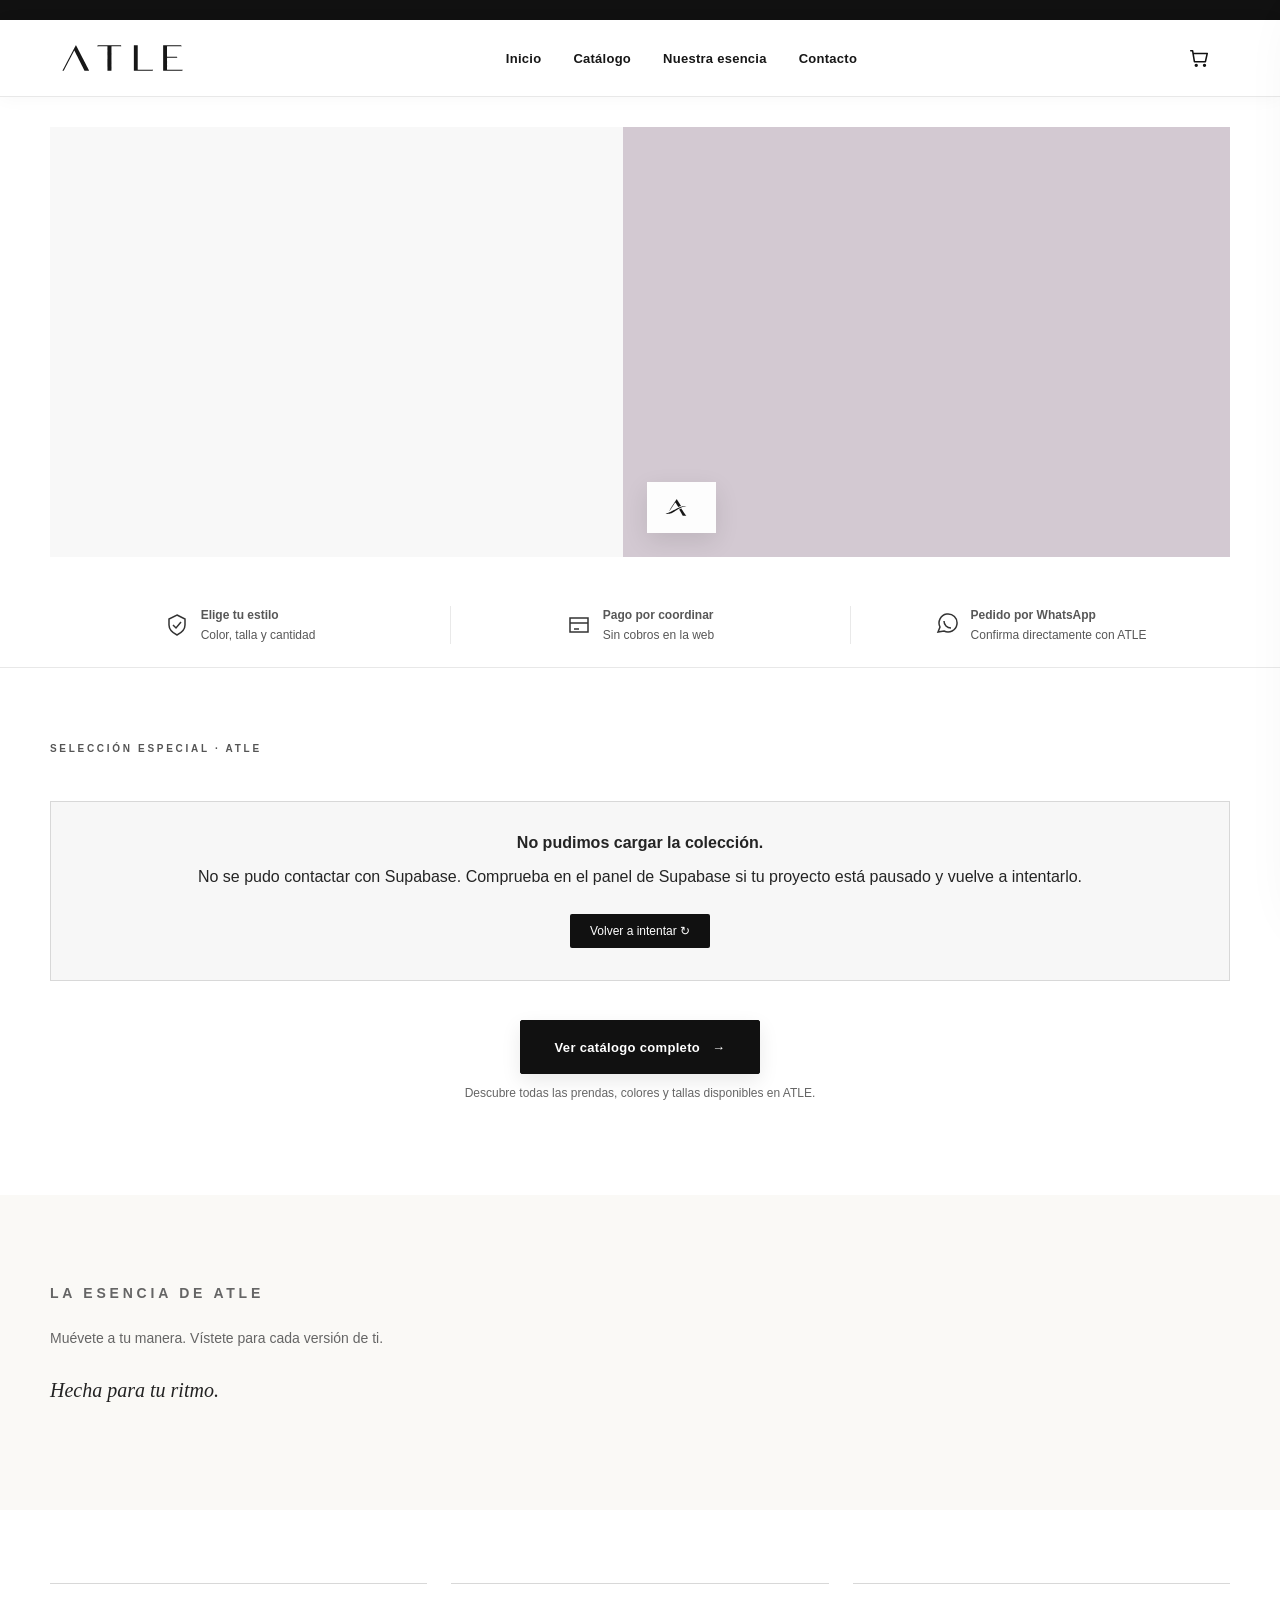
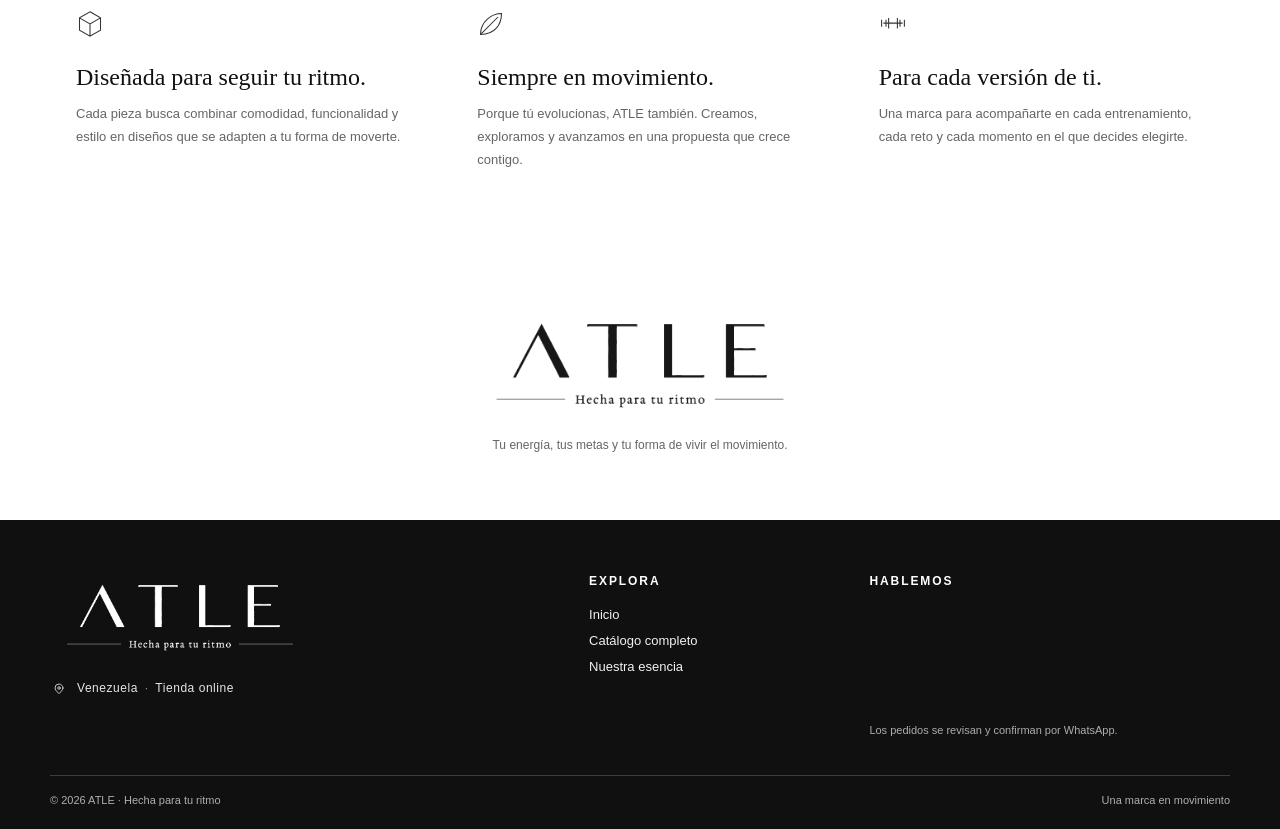
<file: index.html>
<!DOCTYPE html>
<html lang="es">
<head>
  <meta charset="UTF-8">
  <meta name="viewport" content="width=device-width, initial-scale=1.0">
  <meta name="theme-color" content="#FFFFFF">
  <meta name="description" content="ATLE, ropa deportiva femenina. Hecha para tu ritmo. Explora nuestra colección y haz tu pedido por WhatsApp.">
  <link rel="icon" type="image/svg+xml" href="logos/ATLE_symbol_negro.svg">
  <title>ATLE | Ropa deportiva femenina — Hecha para tu ritmo</title>
  <style>
    :root{--cream:#FAF9F6;--paper:#FFFFFF;--olive:#111111;--olive-dark:#111111;--ink:#171717;--muted:#737373;--line:#E8E8E8;--sage:#DEDEDE;--rose:#686868;--shadow:0 18px 54px rgba(0,0,0,.075)}
    *{box-sizing:border-box}html{scroll-behavior:smooth}body{margin:0;font-family:Arial,Helvetica,sans-serif;color:var(--ink);background:var(--paper);-webkit-font-smoothing:antialiased}body.locked{overflow:hidden}button,input,textarea,select{font:inherit}button{cursor:pointer}img{max-width:100%;display:block}[hidden]{display:none!important}a{color:inherit}a:focus-visible,button:focus-visible,input:focus-visible,select:focus-visible,textarea:focus-visible{outline:2px solid #738461;outline-offset:3px}::selection{background:#d7dfc9}
    .announcement{background:var(--olive);color:#fff;text-align:center;font-size:11px;letter-spacing:.11em;padding:10px 15px}.announcement span{opacity:.88}
    .site-header{height:77px;background:rgba(251,249,244,.98);border-bottom:1px solid var(--line);position:sticky;z-index:30;top:0}.header-wrap{max-width:1220px;height:100%;padding:0 30px;margin:auto;display:flex;align-items:center;justify-content:space-between;gap:20px}
    .brand-link{display:inline-flex;align-items:center;flex-shrink:0}.brand-link img{width:125px;height:auto}.desktop-nav{display:flex;gap:32px;align-items:center}.desktop-nav a,.mobile-nav a{text-decoration:none;font-size:13px;font-weight:600;letter-spacing:.02em;transition:color .2s}.desktop-nav a:hover{color:#7D896A}.header-actions{display:flex;align-items:center;gap:14px}.icon-btn{border:0;background:transparent;display:inline-flex;justify-content:center;align-items:center;width:42px;height:42px;position:relative;color:var(--olive-dark);border-radius:50%}.icon-btn:hover{background:#e9e8df}.icon-btn svg{width:22px;height:22px;stroke:currentColor;fill:none;stroke-width:1.7;stroke-linecap:round;stroke-linejoin:round}.cart-count{position:absolute;right:-1px;top:0;min-width:18px;height:18px;border-radius:999px;background:var(--olive);color:#fff;font-size:10px;display:grid;place-items:center;padding:0 4px}.mobile-menu-btn{display:none}.mobile-nav{display:none}
    .container{width:min(100% - 60px,1180px);margin-inline:auto}.hero{padding:30px 0 26px;background:var(--cream)}.hero-grid{min-height:430px;display:grid;grid-template-columns:1fr 1.06fr;background:#E6E6D9;overflow:hidden}.hero-content{padding:60px clamp(25px,5vw,74px);display:flex;flex-direction:column;align-items:flex-start;justify-content:center;background:#E8E7DB}.eyebrow{font-size:11px;letter-spacing:.23em;text-transform:uppercase;font-weight:700;color:#798368;margin:0 0 20px}.hero h1{font-family:Georgia,'Times New Roman',serif;font-weight:400;line-height:1.035;font-size:clamp(42px,5.1vw,74px);letter-spacing:-.035em;max-width:570px;margin:0 0 16px;color:var(--olive-dark)}.hero-sub{font-size:13px;letter-spacing:.14em;text-transform:uppercase;color:#59634E;line-height:1.8;margin:0 0 28px}.btn{display:inline-flex;align-items:center;justify-content:center;gap:12px;border:0;text-decoration:none;font-size:13px;font-weight:700;border-radius:4px;min-height:46px;padding:13px 23px;transition:transform .2s,background .2s;color:#fff;background:var(--olive)}.btn:hover{background:#343e2b;transform:translateY(-1px)}.btn:active{transform:translateY(0)}.btn svg{width:17px;height:17px}.btn.ghost{background:transparent;color:var(--olive-dark);border:1px solid #adb3a2}.btn.ghost:hover{background:#e3e6d9}.btn.full{width:100%}.hero-media{position:relative;overflow:hidden;background:#C6B5A0;min-height:420px}.hero-media img{width:100%;height:100%;position:absolute;inset:0;object-fit:cover;object-position:50% 50%}.hero-badge{position:absolute;left:24px;bottom:24px;background:rgba(250,249,244,.94);padding:13px 17px;color:#4F593D;display:flex;gap:10px;align-items:center;font-size:12px;letter-spacing:.08em}.hero-badge img{position:static;width:25px;height:25px;object-fit:contain}
    .perks{background:var(--paper);padding:23px 0;border-bottom:1px solid var(--line)}.perks-inner{display:grid;grid-template-columns:repeat(3,1fr);gap:20px}.perk{display:flex;justify-content:center;align-items:center;gap:12px;min-height:38px}.perk + .perk{border-left:1px solid #DDDCD1}.perk svg{width:24px;height:24px;fill:none;stroke:var(--olive);stroke-width:1.5}.perk span{font-size:12px;line-height:1.35;color:#50564A}.perk strong{display:block;font-size:12px;margin-bottom:3px;color:var(--ink)}
    .products-section{padding:75px 0 95px}.section-heading{display:flex;align-items:end;justify-content:space-between;gap:22px;margin-bottom:30px}.small-label{font-size:10px;letter-spacing:.27em;font-weight:700;color:#848B75;text-transform:uppercase;margin:0 0 13px}.section-title{font-family:Georgia,'Times New Roman',serif;color:var(--olive-dark);font-weight:400;letter-spacing:-.025em;font-size:clamp(34px,4vw,48px);margin:0}.heading-aside{color:var(--muted);font-size:12px;max-width:330px;line-height:1.65;text-align:right}.tools{display:flex;align-items:center;gap:10px;flex-wrap:wrap;margin:0 0 27px}.filter-btn{background:transparent;border:1px solid #CFD3C7;border-radius:99px;font-size:12px;padding:10px 17px;color:#53604A}.filter-btn.active,.filter-btn:hover{color:white;background:var(--olive);border-color:var(--olive)}.search-wrap{margin-left:auto;display:flex;align-items:center;border:1px solid var(--line);border-radius:99px;background:#fff;padding:0 13px;min-height:39px}.search-wrap svg{width:16px;height:16px;fill:none;stroke:#73816E;stroke-width:1.5}.search-wrap input{border:none;outline:none;background:none;width:165px;font-size:12px;padding:9px 8px}.product-grid{display:grid;grid-template-columns:repeat(3,minmax(0,1fr));gap:26px}.product-card{background:white;border:1px solid #EDEAE2;min-width:0;box-shadow:0 4px 16px rgba(40,45,34,.035);display:flex;flex-direction:column;transition:box-shadow .2s,transform .2s}.product-card:hover{box-shadow:0 16px 40px rgba(40,45,34,.11);transform:translateY(-3px)}.product-photo{padding:0;border:0;background:#E8E3D7;width:100%;aspect-ratio:4/4.55;overflow:hidden;position:relative}.product-photo img{width:100%;height:100%;object-fit:cover;transition:transform .4s}.product-photo:hover img{transform:scale(1.035)}.product-photo .quick-view{position:absolute;bottom:14px;left:50%;transform:translate(-50%,8px);background:rgba(251,249,244,.94);padding:11px 16px;font-size:11px;white-space:nowrap;opacity:0;transition:opacity .2s,transform .2s}.product-photo:hover .quick-view,.product-photo:focus-visible .quick-view{opacity:1;transform:translate(-50%,0)}.tag{position:absolute;left:14px;top:14px;background:#FAFAF6;box-shadow:0 3px 10px #0000000C;color:#495343;padding:7px 9px;font-size:10px;letter-spacing:.09em;text-transform:uppercase}.card-info{padding:19px 18px 20px;display:flex;flex-direction:column;gap:10px;flex:1}.category{font-size:10px;text-transform:uppercase;letter-spacing:.18em;color:#909784}.product-name{font-family:Georgia,'Times New Roman',serif;color:#2D332B;font-size:22px;font-weight:400;margin:0;line-height:1.15}.product-desc{color:#757A70;font-size:11px;line-height:1.6;min-height:32px;margin:0}.price-row{display:flex;align-items:baseline;justify-content:space-between;gap:6px}.price{font-size:19px;letter-spacing:-.02em;font-weight:700;color:var(--olive-dark)}.currency-tag{font-size:10px;color:#93988C}.variant-row{display:grid;grid-template-columns:1.2fr .8fr;gap:10px;margin-top:3px}.variant-row label{display:grid;gap:6px;color:#5C6555;font-size:11px}.variant-row select{width:100%;min-width:0;min-height:38px;border:1px solid #DFE1D8;border-radius:3px;padding:7px 7px;background:#FBFAF6;color:#333A31;font-size:12px}.product-add{display:flex;align-items:center;justify-content:center;gap:7px;margin-top:auto;border:1px solid var(--olive);background:var(--olive);color:white;padding:12px 10px;font-size:12px;letter-spacing:.03em;transition:background .2s}.product-add:hover{background:var(--olive-dark)}.product-add svg{width:17px;height:17px}.empty-search{padding:36px;border:1px dashed #CDD2C2;color:#757B6C;text-align:center;grid-column:1/-1}
    .story{background:var(--cream);padding:85px 0}.story-grid{display:grid;grid-template-columns:.88fr 1.12fr;gap:8%;align-items:center}.story-photos{display:grid;grid-template-columns:1fr 1fr;gap:15px}.story-photos img{width:100%;height:370px;object-fit:cover}.story-photos img:last-child{transform:translateY(32px)}.story h2{font-family:Georgia,'Times New Roman',serif;color:var(--olive-dark);font-size:clamp(34px,3.8vw,50px);line-height:1.1;font-weight:400;margin:0 0 18px}.story p{font-size:14px;color:#5F6558;line-height:1.9;margin:0 0 16px;max-width:480px}.story .motto{font-family:Georgia,'Times New Roman',serif;color:#788469;font-size:20px;font-style:italic;margin-top:20px}.values{padding:73px 0}.values-grid{display:grid;grid-template-columns:repeat(3,1fr);gap:24px}.value-card{padding:26px;border-top:1px solid #C9CFC0}.value-card svg{width:28px;height:28px;stroke:#788468;fill:none;stroke-width:1.2;margin-bottom:22px}.value-card h3{color:var(--olive-dark);font-family:Georgia,serif;font-size:24px;font-weight:400;margin:0 0 12px}.value-card p{color:#72776D;line-height:1.75;font-size:13px;margin:0}.signature{text-align:center;padding:40px 15px 64px;background:#F5F2EA}.signature img{width:min(330px,85%);margin:auto}.signature p{color:#777F6D;font-size:12px;margin:19px auto 0;max-width:460px;line-height:1.6}
    .footer{background:var(--olive-dark);color:#F4F0E8;padding:54px 0 23px}.footer-grid{display:grid;grid-template-columns:1.2fr 1fr .85fr;gap:60px}.footer-logo{width:260px;max-width:95%}.footer p{color:#D5DBCF;line-height:1.7;font-size:13px;max-width:370px}.footer h3{text-transform:uppercase;font-size:12px;letter-spacing:.16em;margin:0 0 19px}.footer a{color:#EAEDDF;text-decoration:none;font-size:13px;display:block;margin:0 0 11px}.footer a:hover{text-decoration:underline}.footer small{font-size:11px;line-height:1.6;color:#D5DBCF}.footer-bottom{border-top:1px solid #FFFFFF30;margin-top:36px;padding-top:18px;display:flex;justify-content:space-between;gap:15px;color:#C3CCBA;font-size:11px}.demo-note{background:#E7E8DC;color:#5E6655;border-top:1px solid #CED3C7;text-align:center;padding:13px 18px;font-size:11px;line-height:1.6}
    .scrim{position:fixed;inset:0;z-index:100;background:rgba(20,27,18,.58);opacity:0;visibility:hidden;transition:opacity .25s,visibility .25s}.scrim.open{opacity:1;visibility:visible}.cart-drawer{position:fixed;inset:0 0 0 auto;width:min(440px,100%);background:var(--paper);z-index:110;display:flex;flex-direction:column;box-shadow:var(--shadow);transform:translateX(105%);transition:transform .25s}.cart-drawer.open{transform:translateX(0)}.panel-head{display:flex;align-items:center;justify-content:space-between;border-bottom:1px solid var(--line);padding:22px 23px;gap:14px}.panel-head h2{font-family:Georgia,serif;font-size:28px;font-weight:400;color:#343E2D;margin:0}.panel-close{border:0;background:transparent;font-size:26px;color:var(--olive-dark);padding:0 5px}.cart-body{flex:1;overflow:auto;padding:10px 22px}.cart-item{display:flex;align-items:flex-start;gap:15px;padding:18px 0;border-bottom:1px solid #EAE6DC}.cart-item img{width:80px;height:95px;object-fit:cover;background:#e4e1d9}.cart-item-main{flex:1;min-width:0}.cart-item h3{font-size:14px;margin:0 0 7px;color:#343C30}.cart-variant{font-size:11px;color:#6E7868;margin:0 0 9px}.cart-line{display:flex;justify-content:space-between;align-items:center;gap:6px}.qty-control{display:inline-flex;align-items:center;border:1px solid #D7DCCD}.qty-control button{width:31px;height:31px;border:none;background:transparent;color:#394835;font-size:18px}.qty-control span{min-width:25px;text-align:center;font-size:12px}.remove-item{background:none;border:none;color:#8F7067;text-decoration:underline;font-size:11px;padding:0}.cart-line-price{font-size:13px;font-weight:700;color:#34402E}.cart-empty{text-align:center;padding:50px 20px;color:#697260}.cart-empty svg{margin:auto;width:42px;height:42px;stroke:#7D896C;fill:none;stroke-width:1.4}.cart-empty h3{font-size:18px;font-family:Georgia,serif;color:#404A37;font-weight:400}.cart-foot{border-top:1px solid var(--line);padding:20px 23px 24px;background:#F8F7F2}.subtotal{display:flex;align-items:center;justify-content:space-between;margin-bottom:15px;color:#3A4436}.subtotal strong{font-size:22px}.cart-foot .muted{font-size:11px;color:#77806F;line-height:1.6;margin:13px 0 0}
    dialog{border:none;padding:0;background:var(--paper);box-shadow:0 24px 90px #14200B55;color:var(--ink);width:min(94vw,660px);max-height:min(92dvh,860px)}dialog::backdrop{background:rgba(17,26,14,.61)}.modal-body{padding:25px;max-height:calc(92dvh - 77px);overflow:auto}.product-modal{width:min(94vw,830px)}.product-detail{display:grid;grid-template-columns:.95fr 1fr;gap:27px}.product-detail img{width:100%;height:420px;object-fit:cover;background:#e7e3d8}.detail-meta{display:flex;flex-direction:column;gap:12px}.detail-meta .product-name{font-size:33px}.detail-meta p{line-height:1.7;font-size:13px;color:#626D5F;margin:0}.detail-meta label{font-size:12px;font-weight:700;display:grid;gap:8px;color:#515B4B}.detail-meta select{padding:12px;border:1px solid #D4D8CE;background:#fff;border-radius:3px}.modal-qty{display:flex;align-items:center;gap:12px;margin:5px 0}.modal-qty label{display:inline;font-weight:700;font-size:12px}.checkout-intro{color:#727A6E;font-size:13px;line-height:1.65;margin:0 0 20px}.checkout-grid{display:grid;grid-template-columns:1fr 1fr;gap:14px}.field{display:flex;flex-direction:column;gap:7px;font-size:12px;font-weight:700;color:#535E4D}.field.wide{grid-column:1/-1}.field input,.field select,.field textarea{min-height:43px;padding:11px 12px;border:1px solid #D6DACC;background:white;color:#303B2D;border-radius:3px;outline:none;font-weight:400;width:100%;font-size:13px}.field textarea{min-height:87px;resize:vertical}.field input:focus,.field select:focus,.field textarea:focus{border-color:#718160}.required{color:#9F6766}.checkout-summary{padding:15px 16px;margin:23px 0 14px;background:#E8EADF;display:flex;justify-content:space-between;align-items:center;color:var(--olive-dark);gap:15px}.checkout-summary strong{font-size:20px}.checkout-help{color:#7B8374;font-size:11px;line-height:1.55;margin:13px 0 0}.wa-cta{background:#287B53}.wa-cta:hover{background:#19633F}.wa-cta svg{width:19px;height:19px}.wa-fallback{display:none;margin-top:10px;color:#31593B;text-decoration:underline;font-size:12px;text-align:center}.wa-fallback.show{display:block}.inline-alert{padding:12px 15px;background:#FFEEE6;color:#843F2E;font-size:12px;margin:0 0 14px;display:none}.inline-alert.show{display:block}.toast{position:fixed;bottom:24px;left:50%;transform:translate(-50%,20px);z-index:200;background:#33402D;color:white;padding:13px 20px;box-shadow:0 12px 32px #14200D35;opacity:0;pointer-events:none;transition:.25s;font-size:12px;text-align:center;min-width:240px}.toast.show{opacity:1;transform:translate(-50%,0)}
    @media(max-width:950px){.product-grid{grid-template-columns:repeat(2,minmax(0,1fr))}.hero-grid{min-height:360px}.hero-content{padding:45px 36px}.hero h1{font-size:clamp(38px,5vw,59px)}.story-grid{gap:5%}.story-photos img{height:325px}.footer-grid{gap:22px}}@media(max-width:700px){.container{width:min(100% - 32px,1180px)}.header-wrap{padding:0 15px}.site-header{height:66px}.brand-link img{width:112px}.desktop-nav{display:none}.mobile-menu-btn{display:inline-flex}.mobile-nav{position:absolute;top:66px;left:0;right:0;background:var(--paper);padding:7px 25px 18px;box-shadow:0 14px 28px #15200C16;border-top:1px solid var(--line);flex-direction:column;gap:0}.mobile-nav.open{display:flex}.mobile-nav a{padding:14px 2px;border-bottom:1px solid var(--line)}.hero{padding-top:0}.hero-grid{grid-template-columns:1fr}.hero-content{min-height:320px;padding:43px 28px}.hero-media{min-height:340px;max-height:380px}.hero-media img{object-position:center 45%}.perks-inner{grid-template-columns:1fr 1fr;gap:15px}.perk:nth-child(3){grid-column:1/-1;border-top:1px solid var(--line);padding-top:12px}.perk + .perk{border-left:none}.perk:nth-child(2){border-left:1px solid var(--line)}.products-section{padding:56px 0 65px}.section-heading{display:block}.heading-aside{text-align:left;margin:11px 0 0}.tools{gap:7px}.filter-btn{padding:9px 13px}.search-wrap{margin-left:0;width:100%}.search-wrap input{width:100%}.story{padding:58px 0 80px}.story-grid{grid-template-columns:1fr;gap:30px}.story-photos img{height:300px}.story-photos img:last-child{transform:translateY(18px)}.values{padding:55px 0}.values-grid{grid-template-columns:1fr;gap:10px}.value-card{padding:20px 3px}.footer-grid{grid-template-columns:1fr 1fr;gap:30px}.footer-grid>div:first-child{grid-column:1/-1}.footer-bottom{flex-direction:column}.checkout-grid{grid-template-columns:1fr}.field.wide{grid-column:auto}.product-detail{grid-template-columns:1fr}.product-detail img{height:260px;object-position:center 43%}}
    @media(max-width:500px){.product-grid{grid-template-columns:1fr;gap:20px}.product-photo{aspect-ratio:1.1}.product-photo img{object-position:center 36%}.product-name{font-size:23px}.card-info{padding:18px}.hero h1{font-size:43px}.hero-media{min-height:275px}.hero-badge{font-size:10px;left:12px;bottom:12px}.perks-inner{gap:8px}.perk{gap:7px}.perk span,.perk strong{font-size:10px}.perk svg{width:20px;height:20px}.footer-grid{grid-template-columns:1fr}.footer-grid>div:first-child{grid-column:auto}.modal-body{padding:20px}.panel-head{padding:17px 19px}.cart-body{padding:10px 18px}.cart-foot{padding:17px 19px}}
    @media(prefers-reduced-motion:reduce){html{scroll-behavior:auto}*,*:before,*:after{transition-duration:.01ms!important;animation-duration:.01ms!important}}

    .filter-options{display:flex;align-items:center;flex-wrap:wrap;gap:10px}
    .detail-gallery{min-width:0;align-self:start}.detail-gallery>.detail-main-img{width:100%;height:auto;aspect-ratio:4/5;object-fit:cover;background:#e7e5da}.detail-thumbs{display:flex;gap:9px;flex-wrap:wrap;padding:10px 2px}.detail-thumbs button{width:58px;height:66px;padding:0;background:#eee;border:2px solid transparent;border-radius:4px;overflow:hidden}.detail-thumbs button.is-active{border-color:#4F593D}.detail-thumbs img{width:100%;height:100%;object-fit:cover}
    .loading-atle{text-align:center;padding:32px;color:#7A806E;grid-column:1/-1}.loading-atle.error{background:#f8ece8;color:#8c4331}
    .more-products-wrap{padding:39px 0 0;text-align:center;display:grid;justify-items:center;gap:12px}.more-products-wrap p{font-size:12px;color:#798174;margin:0}.more-products-btn{padding-inline:31px;min-height:50px;border-radius:3px}.catalog-intro{background:#E8E7DB;padding:62px 0 46px;text-align:center}.catalog-intro h1{font:400 clamp(39px,5vw,67px) Georgia,serif;letter-spacing:-.04em;color:var(--olive-dark);margin:0 0 16px}.catalog-intro p{max-width:540px;margin:0 auto;color:#5D6956;font-size:14px;line-height:1.8}.catalog-intro .small-label{margin-bottom:17px}.catalog-page .products-section{padding-top:56px}.tools[hidden]{display:none!important}.catalog-page .tools{display:flex!important}.field[hidden]{display:none!important}.checkout-conditional-note{font-size:11px;color:#718168;margin:-4px 0 0;line-height:1.5}.checkout-summary{font-size:13px}.checkout-summary strong{white-space:nowrap}
    @media(max-width:600px){.catalog-intro{padding:44px 0 29px}.more-products-wrap{padding-top:25px}}
  </style>
<link rel="stylesheet" href="/atle-theme.css?v=20.0">

<!-- ATLE v15.3 · Pie editorial optimizado; no modifica las funciones de tienda. -->
<style id="atle-footer-layout-v15-3">
  .footer .footer-grid {
    display:grid;
    grid-template-columns:minmax(0,1.15fr) minmax(130px,.54fr) minmax(260px,.85fr);
    column-gap:clamp(26px,4vw,64px);
    row-gap:34px;
    align-items:start;
  }
  .footer .footer-grid > div { min-width:0; }
  .footer .atle-location {
    display:flex;align-items:center;gap:9px;
    width:fit-content;max-width:100%;margin-top:22px;
    color:#E6E6E6;font-size:12px;line-height:1.45;letter-spacing:.045em;
  }
  .footer .atle-location svg {width:18px;height:18px;flex:0 0 18px;stroke:#E3E3E3;}
  .footer .atle-location [aria-hidden="true"] {padding:0 3px;color:#8C8C8C;}
  .footer .atle-footer-contact {min-width:0;}
  .footer .atle-social-list {display:grid;gap:2px;max-width:340px;}
  .footer .atle-social-list a.social-link {
    display:flex!important;align-items:center!important;justify-content:flex-start;
    gap:13px!important;box-sizing:border-box;
    width:100%!important;max-width:100%;min-width:0;min-height:49px;
    padding:10px 1px!important;margin:0!important;
    border-bottom:1px solid rgba(255,255,255,.17);
    color:#F7F7F7!important;font-size:13px;line-height:1.4;
    text-decoration:none!important;transform:none!important;
  }
  .footer .atle-social-list a.social-link:hover {color:#FFF!important;border-color:rgba(255,255,255,.5);}
  .footer .atle-social-list a.social-link:focus-visible {outline:2px solid #FFF;outline-offset:3px;}
  .footer .atle-social-list .atle-social-icon {
    display:block!important;width:22px!important;height:22px!important;
    min-width:22px;min-height:22px;flex:0 0 22px!important;
    color:#F7F7F7!important;stroke:currentColor;vertical-align:middle;
  }
  .footer .atle-social-list .atle-social-icon[fill="currentColor"] {stroke:none;}
  .footer .atle-social-list .social-label {
    display:block!important;min-width:0;max-width:100%;
    overflow-wrap:anywhere;color:inherit!important;line-height:1.45;
    font-size:13px;letter-spacing:0;
  }
  .footer .atle-contact-note {
    display:block!important;clear:both!important;
    max-width:305px!important;margin:14px 0 0!important;
    padding:0!important;color:#ADADAD!important;
    font-size:11px!important;line-height:1.65!important;
  }
  @media(max-width:960px){
    .footer .footer-grid {grid-template-columns:minmax(0,1fr) minmax(235px,1fr);gap:34px 42px;}
    .footer .footer-grid > div:first-child {grid-column:1/-1;}
  }
  @media(max-width:600px){
    .footer .footer-grid {grid-template-columns:minmax(0,1fr);row-gap:35px;}
    .footer .footer-grid > div:first-child {grid-column:auto;}
    .footer .atle-social-list {max-width:100%;}
    .footer .atle-contact-note {max-width:100%!important;}
    .footer .footer-bottom {gap:10px;}
  }
</style>
</head>
<body class="atle-config-loading">
  <div class="announcement"><span id="announcement-text"></span></div>
  <header class="site-header" id="inicio">
    <div class="header-wrap">
      <a href="/" class="brand-link" aria-label="ATLE, volver al inicio"><img src="logos/ATLE_wordmark_negro.svg" alt="ATLE"></a>
      <nav class="desktop-nav" aria-label="Navegación principal">
        <a href="#inicio">Inicio</a><a href="/catalogo">Catálogo</a><a href="#nosotras">Nuestra esencia</a><a href="#contacto">Contacto</a>
      </nav>
      <div class="header-actions">
        <button class="icon-btn" type="button" id="open-cart" aria-label="Abrir carrito de compras" aria-controls="cart-drawer" aria-expanded="false">
          <svg viewBox="0 0 24 24"><path d="M3 4h2l2 12h12l2-9H6"/><circle cx="9" cy="20" r="1"/><circle cx="18" cy="20" r="1"/></svg>
          <span class="cart-count" id="cart-count" hidden>0</span>
        </button>
        <button type="button" class="icon-btn mobile-menu-btn" id="menu-button" aria-label="Abrir menú" aria-expanded="false"><svg viewBox="0 0 24 24"><path d="M4 7h16M4 12h16M4 17h16"/></svg></button>
      </div>
    </div>
    <nav id="mobile-nav" class="mobile-nav" aria-label="Menú móvil">
      <a href="#inicio">Inicio</a><a href="/catalogo">Catálogo</a><a href="#nosotras">Nuestra esencia</a><a href="#contacto">Contacto</a>
    </nav>
  </header>
  <main>
    <section class="hero" aria-label="Bienvenida a ATLE">
      <div class="container hero-grid">
        <div class="hero-content">
          <div class="eyebrow" data-config-text="hero_etiqueta"></div>
          <h1 data-config-text="hero_titulo" style="white-space:pre-line"></h1>
          <p class="hero-sub" data-config-text="hero_subtitulo"></p>
          <a href="#productos" class="btn"><span data-config-text="hero_boton"></span> <span aria-hidden="true">→</span></a>
        </div>
        <div class="hero-media">
          <picture class="hero-picture">
            <source media="(max-width: 700px)" srcset="/imagenes/ATLE_portada_mobile.webp">
            <img src="/imagenes/ATLE_portada_desktop.webp" alt="ATLE — Hecha para tu ritmo" fetchpriority="high" decoding="async">
          </picture>
          <div class="hero-badge"><img src="logos/ATLE_symbol_negro.svg" alt="" aria-hidden="true"> <span data-config-text="hero_sello"></span></div>
        </div>
      </div>
    </section>
    <section class="perks" aria-label="Cómo comprar">
      <div class="container perks-inner">
        <div class="perk"><svg viewBox="0 0 24 24"><path d="M12 2l8 4v6c0 5-4 8-8 10-4-2-8-5-8-10V6z"/><path d="M8 12l3 3 5-6"/></svg><span><strong>Elige tu estilo</strong>Color, talla y cantidad</span></div>
        <div class="perk"><svg viewBox="0 0 24 24"><path d="M3 5h18v14H3zM3 10h18M7 16h5"/></svg><span><strong>Pago por coordinar</strong>Sin cobros en la web</span></div>
        <div class="perk"><svg viewBox="0 0 24 24"><path d="M3 19l2-5a9 9 0 1 1 4 4z"/><path d="M9 8c0 4 3 7 7 7"/></svg><span><strong>Pedido por WhatsApp</strong>Confirma directamente con ATLE</span></div>
      </div>
    </section>
    <section id="productos" class="products-section">
      <div class="container">
        <div class="section-heading">
          <div><p class="small-label" id="catalog-eyebrow">Selección especial · ATLE</p><h2 class="section-title" data-config-text="coleccion_titulo"></h2></div>
          <p class="heading-aside" data-config-text="coleccion_texto"></p>
        </div>
        <div class="tools" aria-label="Filtrar catálogo" id="catalog-tools" hidden>
          <div class="filter-options" id="filter-options"><button type="button" class="filter-btn active" data-filter="Todos">Todos</button></div>
          <label class="search-wrap"><svg viewBox="0 0 24 24"><circle cx="10.5" cy="10.5" r="6.5"/><path d="m16 16 5 5"/></svg><input id="product-search" type="search" placeholder="Buscar productos…" aria-label="Buscar productos"></label>
        </div>
        <div class="product-grid" id="product-grid" aria-live="polite"></div>
        <div class="more-products-wrap" id="more-products-wrap"><a class="btn more-products-btn" href="/catalogo">Ver catálogo completo <span aria-hidden="true">→</span></a><p>Descubre todas las prendas, colores y tallas disponibles en ATLE.</p></div>
      </div>
    </section>
    <section class="story" id="nosotras">
      <div class="container story-grid">
        <div>
          <p class="small-label">La esencia de ATLE</p>
          <h2 data-config-text="nosotras_titulo" style="white-space:pre-line"></h2>
          <p data-config-text="nosotras_texto"></p>
          <p>Muévete a tu manera. Vístete para cada versión de ti.</p>
          <p class="motto">Hecha para tu ritmo.</p>
        </div>
        <div class="story-photos">
          <!-- Fotografías cargadas desde la configuración de ATLE Studio; sin imágenes de respaldo duplicadas en el HTML. -->
          <img data-config-image="nosotras_imagen_1" hidden alt="ATLE colección" loading="lazy">
          <img data-config-image="nosotras_imagen_2" hidden alt="ATLE colección" loading="lazy">
        </div>
      </div>
    </section>
    <section class="values" aria-label="Nuestra propuesta">
      <div class="container values-grid">
        <article class="value-card"><svg viewBox="0 0 32 32"><path d="M16 2l12 7v14l-12 7L4 23V9zM4 9l12 7 12-7M16 16v14"/></svg><h3>Diseñada para seguir tu ritmo.</h3><p>Cada pieza busca combinar comodidad, funcionalidad y estilo en diseños que se adapten a tu forma de moverte.</p></article>
        <article class="value-card"><svg viewBox="0 0 32 32"><path d="M4 28C4 13 17 4 28 4 28 16 21 28 4 28ZM5 27 24 8"/></svg><h3>Siempre en movimiento.</h3><p>Porque tú evolucionas, ATLE también. Creamos, exploramos y avanzamos en una propuesta que crece contigo.</p></article>
        <article class="value-card"><svg viewBox="0 0 32 32"><path d="M5 15h22M8 11v8m16-8v8M3 11v8m26-8v8M11 9v12m10-12v12"/></svg><h3>Para cada versión de ti.</h3><p>Una marca para acompañarte en cada entrenamiento, cada reto y cada momento en el que decides elegirte.</p></article>
      </div>
    </section>
    <section class="signature" aria-label="Nuestra firma">
      <img src="logos/ATLE_full_negro.png" alt="ATLE — Hecha para tu ritmo" loading="lazy">
      <p>Tu energía, tus metas y tu forma de vivir el movimiento.</p>
    </section>
  </main>
  <footer class="footer" id="contacto">
    <div class="container">
      <div class="footer-grid">
        <div>
          <img class="footer-logo" src="logos/ATLE_full_blanco.png" alt="ATLE — Hecha para tu ritmo" loading="lazy">
          <p data-config-text="footer_texto"></p>
          <div class="atle-location" aria-label="ATLE es una tienda online en Venezuela"><svg viewBox="0 0 24 24" aria-hidden="true" fill="none" stroke="currentColor" stroke-width="1.7" stroke-linecap="round" stroke-linejoin="round"><path d="M20 10c0 5.2-8 11-8 11S4 15.2 4 10a8 8 0 1 1 16 0Z"/><circle cx="12" cy="10" r="2.6"/></svg><span>Venezuela <span aria-hidden="true">·</span> Tienda online</span></div>
        </div>
        <div>
          <h3>Explora</h3>
          <a href="#inicio">Inicio</a><a href="/catalogo">Catálogo completo</a><a href="#nosotras">Nuestra esencia</a>
        </div>
        <div class="atle-footer-contact">
          <h3>Hablemos</h3>
          <div class="atle-social-list">
            <a class="social-link" href="#" id="instagram-link" rel="noopener noreferrer" target="_blank" aria-label="Abrir Instagram de ATLE">
              <svg class="atle-social-icon" viewBox="0 0 24 24" aria-hidden="true" fill="none" stroke="currentColor" stroke-width="1.7" stroke-linecap="round" stroke-linejoin="round"><rect x="2.75" y="2.75" width="18.5" height="18.5" rx="5.4"/><circle cx="12" cy="12" r="4.15"/><circle cx="17.55" cy="6.55" r=".95" fill="currentColor" stroke="none"/></svg>
              <span class="social-label" id="instagram-label"></span>
            </a>
            <a class="social-link" href="#" id="whatsapp-link" rel="noopener noreferrer" target="_blank" aria-label="Abrir WhatsApp de ATLE">
              <svg class="atle-social-icon" viewBox="0 0 16 16" aria-hidden="true" fill="currentColor"><path d="M13.601 2.326A7.854 7.854 0 0 0 7.994 0C3.627 0 .068 3.558.064 7.925c-.002 1.397.365 2.76 1.064 3.964L0 16l4.204-1.102a7.93 7.93 0 0 0 3.79.965h.004c4.367 0 7.926-3.558 7.93-7.925a7.9 7.9 0 0 0-2.327-5.612m-5.607 12.2a6.6 6.6 0 0 1-3.364-.92l-.242-.143-2.495.654.665-2.432-.157-.25a6.56 6.56 0 0 1-1.007-3.5c.003-3.641 2.966-6.603 6.606-6.603a6.56 6.56 0 0 1 4.673 1.936 6.56 6.56 0 0 1 1.93 4.677c-.003 3.64-2.965 6.602-6.609 6.602m3.62-4.947c-.198-.1-1.17-.578-1.35-.644-.181-.066-.313-.1-.446.1-.132.198-.51.644-.625.776-.116.132-.231.148-.429.05-.198-.1-.836-.308-1.592-.982-.588-.524-.985-1.17-1.1-1.368-.116-.198-.013-.305.086-.404.09-.088.198-.231.297-.347.1-.116.132-.198.198-.33.066-.132.033-.248-.017-.347-.05-.1-.446-1.076-.611-1.473-.161-.385-.325-.332-.446-.338-.116-.006-.248-.007-.38-.007s-.347.05-.528.248-.693.677-.693 1.652.71 1.917.81 2.05c.098.132 1.397 2.132 3.385 2.99.473.204.842.326 1.13.417.474.15.905.129 1.246.078.38-.056 1.17-.478 1.335-.941.165-.462.165-.859.116-.941-.05-.083-.181-.132-.38-.231"/></svg>
              <span class="social-label" id="whatsapp-label"></span>
            </a>
          </div>
          <p class="atle-contact-note">Los pedidos se revisan y confirman por WhatsApp.</p>
        </div>
      </div>
      <div class="footer-bottom"><span>© <span id="year"></span> ATLE · Hecha para tu ritmo</span><span>Una marca en movimiento</span></div>
    </div>
  </footer>

  <!-- Carrito lateral -->
  <div class="scrim" id="cart-scrim" aria-hidden="true"></div>
  <aside class="cart-drawer" id="cart-drawer" role="dialog" aria-modal="true" aria-labelledby="cart-title" aria-hidden="true">
    <div class="panel-head"><h2 id="cart-title">Tu carrito <span id="cart-title-count"></span></h2><button class="panel-close" type="button" id="close-cart" aria-label="Cerrar carrito">×</button></div>
    <div class="cart-body" id="cart-items"></div>
    <div class="cart-foot"><div class="subtotal"><span>Subtotal sin envío</span><strong id="cart-total">$0.00</strong></div>
      <p class="bcv-note" id="cart-bcv-note" data-bcv-note>Para pagos en Bs., se aplica la tasa BCV vigente del día.</p>
      <button type="button" class="btn full" id="checkout-button">Continuar al pedido →</button>
      <p class="muted" id="cart-small-note"></p>
    </div>
  </aside>

  <!-- Vista de producto -->
  <dialog id="product-dialog" class="product-modal" aria-labelledby="detail-name">
    <div class="panel-head"><h2>Detalle de producto</h2><button class="panel-close" type="button" data-close-dialog="product-dialog" aria-label="Cerrar detalle">×</button></div>
    <div class="modal-body" id="product-detail-content"></div>
  </dialog>

  <!-- Formulario de pedido -->
  <dialog id="checkout-dialog" aria-labelledby="checkout-title">
    <div class="panel-head"><h2 id="checkout-title">Finalizar pedido</h2><button class="panel-close" type="button" data-close-dialog="checkout-dialog" aria-label="Cerrar formulario">×</button></div>
    <div class="modal-body">
      <p class="checkout-intro" id="checkout-intro">Completa tus datos para enviar tu pedido por WhatsApp.</p>
      <div class="inline-alert" id="checkout-error" role="alert"></div>
      <form id="checkout-form">
        <div class="checkout-grid" id="checkout-fields"></div>
        <div class="checkout-summary"><span>Subtotal (sin envío)</span><strong id="checkout-total">$0.00</strong></div>
        <p class="bcv-note checkout-bcv-note" id="checkout-bcv-note" data-bcv-note>Para pagos en Bs., se aplica la tasa BCV vigente del día.</p>
        <button type="submit" class="btn full wa-cta" id="send-whatsapp">
          <svg viewBox="0 0 24 24" aria-hidden="true" fill="none" stroke="currentColor" stroke-width="1.8"><path d="M3 21l2-5a9 9 0 1 1 4 4z"/><path d="M9 8c0 4 3 7 7 7"/></svg>
          <span id="checkout-submit-text">Preparar pedido en WhatsApp ↗</span>
        </button>
        <a id="wa-fallback" class="wa-fallback" target="_blank" rel="noopener noreferrer">Si WhatsApp no se abrió, toca aquí para continuar</a>
        <p class="checkout-help" id="checkout-help">La página no guarda los datos del pedido; solo prepara el mensaje para WhatsApp.</p>
      </form>
    </div>
  </dialog>
  <div class="toast" id="toast" role="status" aria-live="polite"></div>

<script src="/configuracion.js"></script>
<script src="/atle-data.js?v=20"></script>
<script src="/formulario-pedido.js?v=12"></script>
<script>
'use strict';
/* Configuración recibida del panel ATLE y su base de datos */
let CONFIG = {whatsapp:'584121692665',moneda:'USD',instagram:'@atle.ve',metodos_pago:[],mensaje_whatsapp:''};
let PRODUCTOS = [];
let FORMULARIO = window.ATLE_FORM.normalize();
const IS_CATALOG=document.body.classList.contains('catalog-page');
const fallbackImage='imagenes/legging_oliva.webp';
function colorRecord(p,label){return (p.colores||[]).find(c=>c.nombre===label)||(p.colores||[])[0]||{};}
function allProductPhotos(p){
 const photos=[],seen=new Set();
 const add=(url,color='',label='')=>{const value=String(url||'').trim();if(!value||seen.has(value))return;seen.add(value);photos.push({url:value,color:color||'',label:label||''});};
 (p.colores||[]).forEach(c=>{add(c.imagen,c.nombre,'Foto principal · '+c.nombre);(c.imagenes||[]).forEach((url,i)=>add(url,c.nombre,'Foto '+(i+2)+' · '+c.nombre));});
 add(p.imagen,'','Fotografía general');
 (p.imagenes||[]).forEach((url,i)=>add(url,'','Fotografía general '+(i+1)));
 return photos.length?photos:[{url:fallbackImage,color:'',label:'Imagen de referencia'}];
}
function photoFor(p,label){const all=allProductPhotos(p);return (all.find(x=>x.color===label)||all.find(x=>!x.color)||all[0]).url;}
function photosFor(p,label){const all=allProductPhotos(p);return [...all.filter(x=>x.color===label),...all.filter(x=>!x.color),...all.filter(x=>x.color&&x.color!==label)];}
function bcvNoteHtml(){return CONFIG.moneda==='USD'?'<p class="bcv-note">Para pagos en Bs., se aplica la tasa BCV vigente del día.</p>':'';}
function productTags(p){
 const raw=Array.isArray(p.etiquetas)&&p.etiquetas.length?p.etiquetas:String(p.etiqueta||'').split(',');
 return [...new Set(raw.map(x=>String(x||'').trim()).filter(Boolean))].slice(0,8);
}
function productTagsMarkup(p){
 const tags=productTags(p);
 if(!tags.length)return '';
 const shown=tags.slice(0,4);
 return `<div class="product-tags" aria-label="Etiquetas del producto">${shown.map(tag=>`<span class="tag">${escapeHtml(tag)}</span>`).join('')}${tags.length>shown.length?`<span class="tag tag-more">+${tags.length-shown.length}</span>`:''}</div>`;
}
function productPriceMarkup(price){
 const currency=CONFIG.moneda||'USD';
 return `<div class="price-bcv-line"><strong class="price">${money(price)}</strong>${currency==='USD'?'<span class="price-bcv-label">- (Tasa BCV €)</span>':`<span class="price-bcv-label">${escapeHtml(currency)}</span>`}</div>`;
}
function setCardGalleryIndex(card,index,syncColor=false){
 const p=productById(card.dataset.productId);if(!p)return;
 const photos=allProductPhotos(p);const next=(index%photos.length+photos.length)%photos.length;const photo=photos[next];
 card.dataset.currentIndex=String(next);
 const img=card.querySelector('.product-photo-main img');if(img){img.src=photo.url;img.alt=photo.color?`${p.nombre} · ${photo.color}`:p.nombre;}
 const count=card.querySelector('.product-photo-count');if(count)count.textContent=`${next+1} / ${photos.length}`;
 const main=card.querySelector('.product-photo-main');if(main)main.setAttribute('aria-label',`Ver ${p.nombre}, fotografía ${next+1} de ${photos.length}${photo.color?', color '+photo.color:''}`);
 if(syncColor&&photo.color){const select=card.querySelector('.card-color');if(select&&select.value!==photo.color){select.value=photo.color;card.querySelector('.card-size').innerHTML=sizesFor(p,photo.color).map(t=>`<option value="${escapeHtml(t)}">${escapeHtml(t)}</option>`).join('');}}
}
function setCardGalleryForColor(card,p,color){const photos=allProductPhotos(p);let index=photos.findIndex(x=>x.color===color);if(index<0)index=photos.findIndex(x=>!x.color);setCardGalleryIndex(card,index<0?0:index,false);}
function sizesFor(p,label){const c=colorRecord(p,label);return (c.tallas&&c.tallas.length)?c.tallas:p.tallas;}
function renderCheckoutFields(){
 $('#checkout-title').textContent=FORMULARIO.titulo;
 $('#checkout-intro').textContent=FORMULARIO.introduccion;
 $('#checkout-submit-text').textContent=FORMULARIO.boton;
 $('#checkout-help').textContent=FORMULARIO.aviso;
 const target=$('#checkout-fields');target.replaceChildren();
 for(const f of FORMULARIO.campos.filter(x=>x.activo)){
  const label=document.createElement('label');label.className='field wide';
  const heading=document.createElement('span');heading.textContent=f.etiqueta;
  if(f.requerido){const required=document.createElement('span');required.className='required';required.textContent=' *';heading.append(required)}
  label.append(heading);
  let control;
  if(f.tipo==='textarea'){control=document.createElement('textarea');control.maxLength=500}
  else if(['select','payment','shipping'].includes(f.tipo)){
   control=document.createElement('select');control.add(new Option(f.placeholder||'Selecciona una opción',''));
   const choices=f.tipo==='payment'?(CONFIG.metodos_pago||[]):f.tipo==='shipping'?(CONFIG.metodos_envio||[]).map(x=>x.nombre):(f.opciones||[]);
   choices.forEach(option=>control.add(new Option(option,option)));
  }else{
   control=document.createElement('input');control.type=f.tipo;
   control.maxLength=f.id==='direccion'?220: f.id==='telefono'?35 : f.tipo==='email'?160:120;
   if(f.id==='nombre')control.minLength=3;
  }
  control.name=f.id;control.id='checkout-'+f.id;
  control.required=!!f.requerido;
  if(!['select','payment','shipping'].includes(f.tipo))control.placeholder=f.placeholder||'';
  control.autocomplete=f.autocomplete||'off';
  if(f.id==='cedula')control.inputMode='text';
  if(f.id==='telefono')control.inputMode='tel';
  label.dataset.dependencia=f.dependencia||'siempre';
  label.append(control);target.append(label);
 }
 const shipping=$('#checkout-envio');
 if(shipping)shipping.addEventListener('change',updateConditionalCheckout);
 updateConditionalCheckout();
}
function updateConditionalCheckout(){
 const select=$('#checkout-envio');
 const selected=(CONFIG.metodos_envio||[]).find(x=>x.nombre===select?.value);
 const needsAddress=!!selected?.requiere_direccion;
 document.querySelectorAll('#checkout-fields label[data-dependencia="direccion"]').forEach(label=>{
  const input=label.querySelector('input,textarea,select');
  label.hidden=!needsAddress;
  if(input){input.disabled=!needsAddress;input.required=needsAddress&&!!FORMULARIO.campos.find(f=>f.id===input.name)?.requerido;if(!needsAddress)input.value='';}
 });
}
function setTextSettings(){
 document.querySelectorAll('[data-config-text]').forEach(el=>{
  const key=el.dataset.configText;
  let value=typeof CONFIG[key]==='string'?CONFIG[key]:'';
  // Actualiza el texto antiguo de la portada sin quitar la posibilidad de editarlo desde ATLE Studio.
  if(key==='hero_boton'&&(!value.trim()||value.trim().toLocaleLowerCase('es')==='descubrir colección'))value='Descubrir destacados';
  el.textContent=value;
  el.hidden=!value.trim();
 });
 document.querySelectorAll('[data-config-image]').forEach(el=>{
  const value=typeof CONFIG[el.dataset.configImage]==='string'?CONFIG[el.dataset.configImage].trim():'';
  if(value){el.src=value;el.hidden=false;}
  else{el.removeAttribute('src');el.hidden=true;}
 });
 $$('[data-bcv-note]').forEach(el=>{el.hidden=CONFIG.moneda!=='USD';});
 const announcement=String(CONFIG.anuncio||'').trim();
 $('#announcement-text').textContent=announcement;
 $('#announcement-text').hidden=!announcement;
 const instagram=String(CONFIG.instagram||'').replace(/^@/,'').trim();
 const instagramLink=$('#instagram-link');
 instagramLink.href=instagram?'https://www.instagram.com/'+instagram+'/':'#';
 instagramLink.hidden=!instagram;
 $('#instagram-label').textContent=instagram?'Instagram @'+instagram+' ↗':'';
 const whatsapp=String(CONFIG.whatsapp||'').replace(/\D/g,'');
 const whatsappLink=$('#whatsapp-link');
 whatsappLink.href=whatsapp?'https://wa.me/'+whatsapp:'#';
 whatsappLink.hidden=!whatsapp;
 $('#whatsapp-label').textContent=whatsapp?'WhatsApp +'+whatsapp+' ↗':'';
 $('#cart-small-note').textContent=(CONFIG.nota_envio||'')+' Tu pedido se confirma por WhatsApp; no realizamos cobros en esta página.';
 FORMULARIO=window.ATLE_FORM.migrateForm(CONFIG.formulario_compra);
 renderCheckoutFields();
 const available=[...new Set(PRODUCTOS.map(p=>p.categoria))];
 $('#filter-options').innerHTML=['Todos',...available].map(c=>`<button type="button" class="filter-btn${c===filter?' active':''}" data-filter="${escapeHtml(c)}">${escapeHtml(c)}</button>`).join('');
 document.body.classList.remove('atle-config-loading');
}
async function loadShop(){
 try{
  const payload=await window.ATLE_DB.store();
  CONFIG=window.ATLE_FORM.upgradeSettings(payload.settings);PRODUCTOS=payload.products;
  cart=cart.filter(i=>{const p=productById(i.id);return p && p.colores.some(c=>c.nombre===i.color) && sizesFor(p,i.color).includes(i.talla)});
  setTextSettings();renderProducts();saveCart();reconcileSavedCart();
 }catch(e){
   const message=String(e?.message||'');
   const reason=message.includes('No se pudo conectar con Supabase')
      ?'No se pudo contactar con Supabase. Comprueba en el panel de Supabase si tu proyecto está pausado y vuelve a intentarlo.'
      :'La colección no está disponible: '+message;
   grid.innerHTML='<div class="loading-atle error" role="alert"><strong>No pudimos cargar la colección.</strong><p>'+escapeHtml(reason)+'</p><button type="button" class="retry-collection">Volver a intentar ↻</button></div>';
   grid.querySelector('.retry-collection')?.addEventListener('click',()=>{grid.innerHTML='<div class="loading-atle">Reconectando con ATLE…</div>';loadShop()});
   console.error('ATLE catálogo:',e);
 }
}

const $ = (sel, root=document) => root.querySelector(sel);
const $$ = (sel, root=document) => [...root.querySelectorAll(sel)];
const money = n => new Intl.NumberFormat('en-US',{style:'currency',currency:CONFIG.moneda}).format(n);
const iconBag = '<svg viewBox="0 0 24 24" fill="none" stroke="currentColor" stroke-width="1.7" aria-hidden="true"><path d="M4 7h16l-1 14H5L4 7Z"/><path d="M9 9V6a3 3 0 0 1 6 0v3"/></svg>';
const productById = id => PRODUCTOS.find(p=>p.id===id);
const cartKey = 'atle-carrito-v8';
let cart = [];
try {
  const saved = JSON.parse(localStorage.getItem(cartKey) || '[]');
  if(Array.isArray(saved)) cart = saved.filter(i=>i && typeof i.id==='string' && typeof i.color==='string' && typeof i.talla==='string').map(i=>({...i,cantidad:Math.max(1,Math.min(99,Number(i.cantidad)||1))}));
} catch(err){ cart=[]; }
function saveCart(){try{localStorage.setItem(cartKey,JSON.stringify(cart))}catch(err){} updateCartUI();}
function escapeHtml(text){return String(text).replace(/[&<>"']/g,ch=>({'&':'&amp;','<':'&lt;','>':'&gt;','"':'&quot;',"'":'&#39;'}[ch]));}
let filter='Todos', searchText='', visibleCount=12;
const grid=$('#product-grid');
function renderProducts(){
  const matched=PRODUCTOS.filter(p=>(filter==='Todos'||p.categoria===filter)&&(p.nombre+' '+p.descripcion).toLocaleLowerCase('es').includes(searchText));
  const featured=matched.filter(p=>p.destacado===true);
  const products=IS_CATALOG?matched.slice(0,visibleCount):(featured.length?featured:matched).slice(0,6);
  if(IS_CATALOG){const btn=$('#load-more-products');if(btn){btn.hidden=matched.length<=visibleCount;btn.textContent=`Mostrar más productos (${products.length} de ${matched.length}) ↓`;}}
  grid.innerHTML = products.length ? products.map(p=>{
    const photos=allProductPhotos(p),initialColor=p.colores?.[0]?.nombre;
    let initialIndex=photos.findIndex(x=>x.color===initialColor);if(initialIndex<0)initialIndex=photos.findIndex(x=>!x.color);if(initialIndex<0)initialIndex=0;
    const canQuickAdd=!IS_CATALOG&&p.destacado===true;
    const variantControls=canQuickAdd?`
      <div class="variant-row">
        <label>Color<select class="card-color" aria-label="Color de ${escapeHtml(p.nombre)}">${(p.colores||[]).map(c=>`<option value="${escapeHtml(c.nombre)}">${escapeHtml(c.nombre)}</option>`).join('')}</select></label>
        <label>Talla<select class="card-size" aria-label="Talla de ${escapeHtml(p.nombre)}">${sizesFor(p,initialColor).map(t=>`<option value="${escapeHtml(t)}">${escapeHtml(t)}</option>`).join('')}</select></label>
      </div>
      <button type="button" class="product-add" data-add="${escapeHtml(p.id)}">${iconBag} Agregar al carrito</button>`:`
      <button type="button" class="catalog-details-btn" data-view="${escapeHtml(p.id)}">Ver tallas y colores <span aria-hidden="true">→</span></button>`;
    return `
    <article class="product-card" data-product-id="${escapeHtml(p.id)}">
      <div class="product-photo" data-card-gallery data-current-index="${initialIndex}" role="group" aria-label="Galería de ${escapeHtml(p.nombre)}">
        <button type="button" class="product-photo-main" data-view="${escapeHtml(p.id)}" aria-label="Ver ${escapeHtml(p.nombre)}">
          <img src="${escapeHtml(photos[initialIndex].url)}" alt="${escapeHtml(p.nombre)}" loading="lazy" decoding="async">
          <span class="quick-view">Ver detalles +</span>
        </button>
        ${photos.length>1?`<button type="button" class="product-photo-arrow is-prev" data-card-step="-1" aria-label="Fotografía anterior">‹</button><button type="button" class="product-photo-arrow is-next" data-card-step="1" aria-label="Siguiente fotografía">›</button><span class="product-photo-count" aria-live="polite">${initialIndex+1} / ${photos.length}</span>`:''}
        ${productTagsMarkup(p)}
      </div>
      <div class="card-info">
        <span class="category">${escapeHtml(p.categoria)}</span>
        <h3 class="product-name">${escapeHtml(p.nombre)}</h3>
        <p class="product-desc">${escapeHtml(p.descripcion)}</p>
        ${productPriceMarkup(p.precio)}
        ${variantControls}
      </div>
    </article>`;
  }).join('') : '<div class="empty-search">No encontramos productos con ese filtro. Prueba otra opción.</div>';
}
$('#filter-options').addEventListener('click',e=>{let btn=e.target.closest('[data-filter]');if(!btn)return;filter=btn.dataset.filter;visibleCount=12;$$('[data-filter]').forEach(b=>b.classList.toggle('active',b===btn));renderProducts();});
grid.addEventListener('change',e=>{
 const el=e.target;
 if(!el.matches('.card-color'))return;
 const card=el.closest('.product-card'),p=productById(card.dataset.productId);if(!p)return;
 setCardGalleryForColor(card,p,el.value);
 card.querySelector('.card-size').innerHTML=sizesFor(p,el.value).map(t=>`<option value="${escapeHtml(t)}">${escapeHtml(t)}</option>`).join('');
});
$('#product-search').addEventListener('input',e=>{searchText=e.target.value.trim().toLocaleLowerCase('es');visibleCount=12;renderProducts();});
if(IS_CATALOG && $('#load-more-products'))$('#load-more-products').addEventListener('click',()=>{visibleCount+=12;renderProducts();});
let toastTimer=0;
function toast(msg,isError=false){const el=$('#toast');el.textContent=msg;el.classList.toggle('error',!!isError);el.classList.add('show');clearTimeout(toastTimer);toastTimer=setTimeout(()=>el.classList.remove('show'),3200);}
async function checkCartStock(lines){
 if(!Array.isArray(lines)||!lines.length)return {ok:true,checked:0};
 let response,payload;
 try{
  response=await fetch('/api/atle-stock',{method:'POST',headers:{'Content-Type':'application/json'},body:JSON.stringify({items:lines.map(item=>({product_id:item.id,color:item.color,size:item.talla,quantity:item.cantidad}))}),cache:'no-store'});
  payload=await response.json().catch(()=>({}));
 }catch(error){throw new Error('No pudimos conectar con el verificador de inventario. No agregamos el producto para evitar vender unidades que quizá ya no estén disponibles. Inténtalo nuevamente.');}
 if(!response.ok||!payload.ok){const error=new Error(payload.message||'No se pudo confirmar la disponibilidad. Inténtalo nuevamente.');error.stockErrors=Array.isArray(payload.errors)?payload.errors:[];error.status=response.status;throw error;}
 return payload;
}
function withInventorySkus(lines,skus){
 if(!skus||typeof skus!=='object')return lines.map(item=>({...item}));
 return lines.map(item=>({...item,sku:String(skus[item.id]||'').trim()}));
}
function stockErrorMessage(error){return error?.stockErrors?.[0]?.message||error?.message||'No se pudo comprobar el inventario.';}
function reconcileCartStock(errors){
 if(!Array.isArray(errors)||!errors.length)return false;
 let changed=false;
 const next=[];
 for(const item of cart){
  const issue=errors.find(e=>e.product_id===item.id&&e.color===item.color&&e.size===item.talla);
  if(!issue){next.push(item);continue;}
  const available=Math.max(0,Number(issue.available)||0);
  if(available===0){changed=true;continue;}
  if(item.cantidad>available){next.push({...item,cantidad:available});changed=true;}else next.push(item);
 }
 if(changed){cart=next;saveCart();}
 return changed;
}
async function reconcileSavedCart(){
 if(!cart.length)return;
 try{
  const result=await checkCartStock(cart);
  const updated=withInventorySkus(cart,result.skus);
  if(JSON.stringify(updated)!==JSON.stringify(cart)){cart=updated;saveCart();}
 }catch(error){if(error.stockErrors?.length&&reconcileCartStock(error.stockErrors))toast('Actualizamos tu carrito según las existencias actuales. Revísalo antes de continuar.',true);else if(!error.stockErrors?.length)console.warn('ATLE: no se pudo revalidar el carrito guardado.',error.message);}
}
function cartWithAddedVariant(base,id,color,talla,quantity){
 const next=base.map(item=>({...item}));
 const row=next.find(item=>item.id===id&&item.color===color&&item.talla===talla);
 if(row)row.cantidad+=quantity;else next.push({id,color,talla,cantidad:quantity});
 return next;
}
async function addToCart(id,color,talla,cantidad=1){
 const p=productById(id),amount=Math.floor(Number(cantidad));
 if(!p || !(p.colores||[]).some(c=>c.nombre===color) || !sizesFor(p,color).includes(talla)){toast('Selecciona un color y talla válidos.',true);return false;}
 if(!Number.isInteger(amount)||amount<1){toast('Selecciona una cantidad válida.',true);return false;}
 const current=cart.find(i=>i.id===id&&i.color===color&&i.talla===talla)?.cantidad||0;
 if(current+amount>99){toast('La cantidad supera el límite permitido por variante.',true);return false;}
 const next=cartWithAddedVariant(cart,id,color,talla,amount);
 try{const result=await checkCartStock(next);cart=withInventorySkus(next,result.skus);saveCart();toast(`${p.nombre} añadido al carrito`);return true;}
 catch(error){toast(stockErrorMessage(error),true);return false;}
}
grid.addEventListener('click',async event=>{
  const step=event.target.closest('[data-card-step]');
  if(step){const card=step.closest('.product-card');if(card){const current=Number(card.dataset.currentIndex||0);setCardGalleryIndex(card,current+Number(step.dataset.cardStep),true);}return;}
  const add=event.target.closest('[data-add]');
  if(add){
   const card=add.closest('.product-card');if(!card||add.disabled)return;
   const original=add.innerHTML;add.disabled=true;add.textContent='Verificando…';
   try{await addToCart(add.dataset.add,$('.card-color',card).value,$('.card-size',card).value,1);}
   finally{if(add.isConnected){add.disabled=false;add.innerHTML=original;}}
   return;
  }
  const view=event.target.closest('[data-view]');
  if(view)showProduct(view.dataset.view);
});
// Deslizamiento horizontal en las galerías de las tarjetas, especialmente cómodo en móvil.
grid.addEventListener('touchstart',event=>{
 const gallery=event.target.closest('.product-photo-main');if(!gallery)return;
 const card=gallery.closest('.product-card');if(card)card.dataset.touchStartX=String(event.changedTouches[0].clientX);
},{passive:true});
grid.addEventListener('touchend',event=>{
 const gallery=event.target.closest('.product-photo-main');if(!gallery)return;
 const card=gallery.closest('.product-card');if(!card||card.dataset.touchStartX===undefined)return;
 const delta=event.changedTouches[0].clientX-Number(card.dataset.touchStartX);delete card.dataset.touchStartX;
 if(Math.abs(delta)>42){const current=Number(card.dataset.currentIndex||0);setCardGalleryIndex(card,current+(delta<0?1:-1),true);}
},{passive:true});
function showProduct(id){
  const p=productById(id);if(!p)return;
  const initialColor=p.colores[0]?.nombre;
  const html=`<div class="product-detail">
    <div class="detail-gallery"><img id="detail-main-img" class="detail-main-img" src="${escapeHtml(photoFor(p,initialColor))}" alt="${escapeHtml(p.nombre)}"><div class="detail-thumbs" id="detail-thumbs" aria-label="Todas las fotografías del producto"></div></div>
    <div class="detail-meta">
      <span class="category">${escapeHtml(p.categoria)}</span>
      <h3 class="product-name" id="detail-name">${escapeHtml(p.nombre)}</h3>
      ${productPriceMarkup(p.precio)}
      ${productTags(p).length?`<div class="detail-product-tags">${productTags(p).map(tag=>`<span class="tag">${escapeHtml(tag)}</span>`).join('')}</div>`:''}
      <p>${escapeHtml(p.descripcion)}</p>
      <div class="detail-variant-grid">
      <label>Color<select id="detail-color">${p.colores.map(c=>`<option value="${escapeHtml(c.nombre)}">${escapeHtml(c.nombre)}</option>`).join('')}</select></label>
      <label>Talla<select id="detail-size">${sizesFor(p,initialColor).map(t=>`<option value="${escapeHtml(t)}">${escapeHtml(t)}</option>`).join('')}</select></label>
      </div>
      <div class="modal-qty"><label>Cantidad</label><div class="qty-control"><button type="button" id="detail-minus" aria-label="Quitar una unidad">−</button><span id="detail-qty">1</span><button type="button" id="detail-plus" aria-label="Agregar una unidad">+</button></div></div>
      <button type="button" class="btn full" id="detail-add">${iconBag} Agregar al carrito</button>
    </div></div>`;
  $('#product-detail-content').innerHTML=html;
  function gallery(){
    const pics=allProductPhotos(p),selectedColor=$('#detail-color').value,selectedPhoto=photoFor(p,selectedColor);
    const activeIndex=Math.max(0,pics.findIndex(x=>x.url===selectedPhoto));
    $('#detail-main-img').src=pics[activeIndex].url;
    $('#detail-main-img').alt=pics[activeIndex].color?`${p.nombre} · ${pics[activeIndex].color}`:p.nombre;
    $('#detail-thumbs').innerHTML=pics.map((pic,idx)=>`<button type="button" data-photo-index="${idx}" class="${idx===activeIndex?'is-active':''}" title="${escapeHtml(pic.label||pic.color||'Fotografía')}" aria-label="Ver fotografía ${idx+1}${pic.color?', color '+escapeHtml(pic.color):''}"><img src="${escapeHtml(pic.url)}" alt="${escapeHtml(pic.label||p.nombre)}" loading="lazy" decoding="async"></button>`).join('');
  }
  $('#detail-color').onchange=()=>{$('#detail-size').innerHTML=sizesFor(p,$('#detail-color').value).map(t=>`<option value="${escapeHtml(t)}">${escapeHtml(t)}</option>`).join('');gallery()};
  $('#detail-thumbs').onclick=e=>{
    const b=e.target.closest('[data-photo-index]');if(!b)return;
    const pic=allProductPhotos(p)[Number(b.dataset.photoIndex)];if(!pic)return;
    $('#detail-main-img').src=pic.url;$('#detail-main-img').alt=pic.color?`${p.nombre} · ${pic.color}`:p.nombre;
    $$('#detail-thumbs button').forEach(x=>x.classList.toggle('is-active',x===b));
    if(pic.color&&$('#detail-color').value!==pic.color){$('#detail-color').value=pic.color;$('#detail-size').innerHTML=sizesFor(p,pic.color).map(t=>`<option value="${escapeHtml(t)}">${escapeHtml(t)}</option>`).join('');}
  };
  gallery();
  const qtyEl=$('#detail-qty');let detailBusy=false;
  $('#detail-color').addEventListener('change',()=>{qtyEl.textContent='1';});
  $('#detail-minus').onclick=()=>qtyEl.textContent=Math.max(1,Number(qtyEl.textContent)-1);
  $('#detail-plus').onclick=async()=>{
   if(detailBusy)return;const nextQty=Math.min(99,Number(qtyEl.textContent)+1);
   const candidate=cartWithAddedVariant(cart,id,$('#detail-color').value,$('#detail-size').value,nextQty);
   detailBusy=true;$('#detail-plus').disabled=true;
   try{await checkCartStock(candidate);qtyEl.textContent=String(nextQty);}
   catch(error){toast(stockErrorMessage(error),true);}
   finally{detailBusy=false;$('#detail-plus').disabled=false;}
  };
  $('#detail-add').onclick=async()=>{
   const button=$('#detail-add');if(detailBusy)return;detailBusy=true;button.disabled=true;
   try{const added=await addToCart(id,$('#detail-color').value,$('#detail-size').value,Number(qtyEl.textContent));if(added)$('#product-dialog').close();}
   finally{detailBusy=false;button.disabled=false;}
  };
  $('#product-dialog').showModal();
}
$$('[data-close-dialog]').forEach(b=>b.addEventListener('click',()=>document.getElementById(b.dataset.closeDialog).close()));
$$('dialog').forEach(dialog=>dialog.addEventListener('click',event=>{if(event.target===dialog)dialog.close();}));
function cartCount(){return cart.reduce((sum,i)=>sum+i.cantidad,0)}
function cartTotal(){return cart.reduce((sum,i)=>sum+(productById(i.id)?.precio||0)*i.cantidad,0)}
function updateCartUI(){
  const count=cartCount();const countEl=$('#cart-count');countEl.textContent=count;countEl.hidden=count===0;
  $('#cart-title-count').textContent=`(${count})`;
  $('#cart-total').textContent=money(cartTotal());
  $('#checkout-button').disabled=count===0;$('#checkout-button').style.opacity=count===0?'.45':'1';
  $('#cart-items').innerHTML=cart.length?cart.map((i,idx)=>{
    const p=productById(i.id);if(!p)return '';const total=p.precio*i.cantidad;
    return `<div class="cart-item"><img src="${escapeHtml(photoFor(p,i.color))}" alt="${escapeHtml(p.nombre)}">
      <div class="cart-item-main"><h3>${escapeHtml(p.nombre)}</h3><p class="cart-variant">${escapeHtml(i.color)} · Talla ${escapeHtml(i.talla)}</p>
        <div class="cart-line"><div class="qty-control"><button type="button" data-qty="${idx}" data-step="-1" aria-label="Reducir cantidad de ${escapeHtml(p.nombre)}">−</button><span>${i.cantidad}</span><button type="button" data-qty="${idx}" data-step="1" aria-label="Aumentar cantidad de ${escapeHtml(p.nombre)}">+</button></div><strong class="cart-line-price">${money(total)}</strong></div>
        <button type="button" class="remove-item" data-remove="${idx}" style="margin-top:10px">Eliminar</button>
      </div></div>`;
  }).join('') : `<div class="cart-empty"><svg viewBox="0 0 48 48"><path d="M8 14h32l-2 26H10L8 14Z"/><path d="M18 19V11a6 6 0 0 1 12 0v8"/></svg><h3>Tu carrito está vacío</h3><p>Descubre tu próximo favorito en nuestra colección.</p><button type="button" class="btn" id="empty-shop">Ver productos →</button></div>`;
  const shop=$('#empty-shop');if(shop)shop.addEventListener('click',()=>{closeCart();if(IS_CATALOG)$('#productos').scrollIntoView({behavior:'smooth'});else location.assign('/catalogo');});
}
$('#cart-items').addEventListener('click',async e=>{
  const b=e.target.closest('button');if(!b)return;
  if(b.dataset.remove!==undefined){cart.splice(Number(b.dataset.remove),1);saveCart();return;}
  if(b.dataset.qty!==undefined){
   const i=Number(b.dataset.qty),step=Number(b.dataset.step);if(!cart[i])return;
   if(step<0){cart[i].cantidad+=step;if(cart[i].cantidad<=0)cart.splice(i,1);saveCart();return;}
   if(b.disabled)return;const next=cart.map(item=>({...item}));if(!next[i])return;next[i].cantidad+=1;
   b.disabled=true;
   try{const result=await checkCartStock(next);cart=withInventorySkus(next,result.skus);saveCart();}
   catch(error){toast(stockErrorMessage(error),true);}
   finally{if(b.isConnected)b.disabled=false;}
  }
});
const scrim=$('#cart-scrim');const drawer=$('#cart-drawer');const openCartBtn=$('#open-cart');
let previousFocus=null;
function openCart(){previousFocus=document.activeElement;updateCartUI();scrim.classList.add('open');drawer.classList.add('open');drawer.setAttribute('aria-hidden','false');openCartBtn.setAttribute('aria-expanded','true');document.body.classList.add('locked');$('#close-cart').focus();}
function closeCart(){scrim.classList.remove('open');drawer.classList.remove('open');drawer.setAttribute('aria-hidden','true');openCartBtn.setAttribute('aria-expanded','false');document.body.classList.remove('locked');if(previousFocus && previousFocus.isConnected)previousFocus.focus();}
openCartBtn.addEventListener('click',openCart);$('#close-cart').addEventListener('click',closeCart);scrim.addEventListener('click',closeCart);
document.addEventListener('keydown',e=>{if(e.key==='Escape'&&drawer.classList.contains('open'))closeCart();if(e.key==='Tab'&&drawer.classList.contains('open')){const els=$$('button:not([disabled]),a[href],input,select',[...drawer.querySelectorAll('*')].length?drawer:document).filter(el=>el.offsetParent!==null);if(els.length){const first=els[0],last=els[els.length-1];if(e.shiftKey&&document.activeElement===first){e.preventDefault();last.focus();}else if(!e.shiftKey&&document.activeElement===last){e.preventDefault();first.focus();}}}});
$('#checkout-button').addEventListener('click',async()=>{
  if(!cart.length){toast('El carrito está vacío.');return;}
  const button=$('#checkout-button');button.disabled=true;
  try{
   const stockResult=await checkCartStock(cart);
   cart=withInventorySkus(cart,stockResult.skus);saveCart();
   $('#checkout-total').textContent=money(cartTotal());
   $('#checkout-error').classList.remove('show');$('#wa-fallback').classList.remove('show');
   closeCart();$('#checkout-dialog').showModal();
  }catch(error){
   if(error.stockErrors?.length&&reconcileCartStock(error.stockErrors))toast('Las existencias cambiaron. Actualizamos tu carrito; revísalo y vuelve a continuar.',true);
   else toast(stockErrorMessage(error),true);
  }finally{button.disabled=cart.length===0;}
});

/* WhatsApp: la administradora puede personalizar todos los textos del mensaje. */
function whatsappMessage(data){
  const items=cart.map((i,idx)=>{const p=productById(i.id);const sku=String(i.sku||'').trim()||'SKU no registrado';return `${idx+1}. ${p.nombre} · SKU: ${sku}\n   Color: ${i.color} | Talla: ${i.talla}\n   Cantidad: ${i.cantidad} × ${money(p.precio)} = ${money(i.cantidad*p.precio)}`;}).join('\n\n');
  const fields={
   productos:items,subtotal:money(cartTotal()),nombre:data.nombre||'',telefono:data.telefono||'',
   ciudad:data.ciudad||'',direccion:data.direccion||'',cedula:data.cedula||'',pago:data.pago||'',nota:data.nota||'',
   moneda:CONFIG.moneda||'USD',envio:data.envio||'',nota_envio:CONFIG.nota_envio||'',
   datos_cliente:window.ATLE_FORM.customerSummary(FORMULARIO,data)
  };
  for(const f of FORMULARIO.campos){fields[f.id]=data[f.id]||'';}
  const template=CONFIG.mensaje_whatsapp||'¡Hola, ATLE! Quisiera pedir:\n{productos}\nTotal: {subtotal}\n{datos_cliente}';
  // Omite renglones de campos ocultos para que el WhatsApp no tenga datos vacíos.
  const omitted=new Set(FORMULARIO.campos.filter(f=>!f.activo).map(f=>f.id));
  const cleanTemplate=template.split('\n').filter(line=>![...omitted].some(id=>line.includes('{'+id+'}'))).join('\n');
  let result=cleanTemplate.replace(/\{([a-z_][a-z0-9_]*)\}/gi,(token,key)=>Object.hasOwn(fields,key)?String(fields[key]):token);
  // Compatibilidad con mensajes v10: adjunta preguntas extra aún no incluidas en la plantilla.
  const extraLines=FORMULARIO.campos.filter(f=>f.activo && f.id.startsWith('extra_') && !cleanTemplate.includes('{'+f.id+'}') && String(data[f.id]||'').trim())
   .map(f=>f.etiqueta+': '+data[f.id]);
  if(extraLines.length && !cleanTemplate.includes('{datos_cliente}'))
   result+='\n\n📋 *INFORMACIÓN ADICIONAL*\n'+extraLines.join('\n');
  return result;
}
$('#checkout-form').addEventListener('submit',async event=>{
  event.preventDefault();
  if(!cart.length){$('#checkout-error').textContent='Añade al menos un producto al carrito.';$('#checkout-error').classList.add('show');return;}
  const form=event.currentTarget;
  if(!form.reportValidity())return;
  const submit=$('#send-whatsapp');submit.disabled=true;
  // Reservar la pestaña en la acción directa del usuario antes de consultar stock.
  // Así Safari/Chrome no bloquean WhatsApp después del await.
  const popup=window.open('about:blank','_blank');
  if(popup)try{popup.opener=null}catch(e){}
  try{
   const stockResult=await checkCartStock(cart);
   cart=withInventorySkus(cart,stockResult.skus);saveCart();
   const data=Object.fromEntries(new FormData(form).entries());
   const url=`https://wa.me/${CONFIG.whatsapp}?text=${encodeURIComponent(whatsappMessage(data))}`;
   const fallback=$('#wa-fallback');fallback.href=url;fallback.classList.add('show');
   if(popup)popup.location.href=url;
   toast(popup?'Revisa el mensaje en WhatsApp y pulsa Enviar.':'Tu navegador bloqueó la nueva pestaña. Usa el enlace para abrir WhatsApp.');
  }catch(error){
   if(popup)popup.close();
   if(error.stockErrors?.length&&reconcileCartStock(error.stockErrors))$('#checkout-error').textContent='Las existencias cambiaron y ajustamos tu carrito. Revísalo antes de volver a enviar el pedido.';
   else $('#checkout-error').textContent=stockErrorMessage(error);
   $('#checkout-error').classList.add('show');
  }finally{submit.disabled=false;}
});

$('#menu-button').addEventListener('click',()=>{const nav=$('#mobile-nav');const expanded=nav.classList.toggle('open');$('#menu-button').setAttribute('aria-expanded',String(expanded));});
$$('#mobile-nav a').forEach(a=>a.addEventListener('click',()=>{$('#mobile-nav').classList.remove('open');$('#menu-button').setAttribute('aria-expanded','false');}));
$('#year').textContent=new Date().getFullYear();
grid.innerHTML='<div class="loading-atle">Cargando colección ATLE…</div>';updateCartUI();loadShop();
</script>
</body>
</html>
</file>
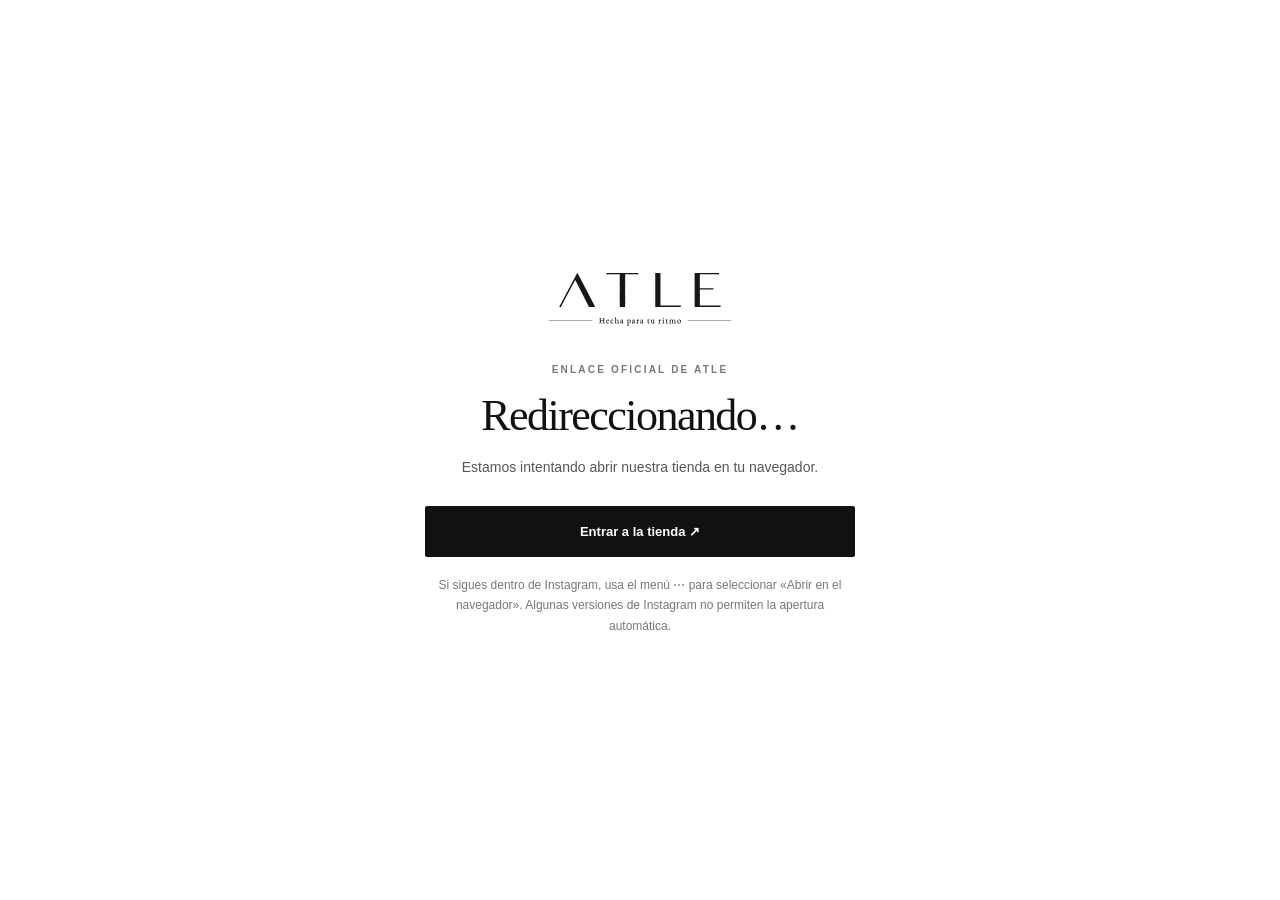
<file: abrir-ig.html>
<!doctype html>
<html lang="es">
<head>
<meta charset="utf-8">
<meta name="viewport" content="width=device-width,initial-scale=1,viewport-fit=cover">
<meta name="theme-color" content="#FFFFFF">
<meta name="robots" content="noindex,nofollow">
<meta http-equiv="refresh" content="0;url=instagram://extbrowser/?url=https%3A%2F%2Fatleoficial.vercel.app%2F">
<link rel="icon" href="/logos/ATLE_symbol_negro.svg" type="image/svg+xml">
<title>ATLE — Redireccionando</title>
<style>
*{box-sizing:border-box}body{margin:0;min-height:100svh;padding:25px;background:#fff;color:#111;display:flex;align-items:center;justify-content:center;text-align:center;font-family:Arial,Helvetica,sans-serif}
main{width:min(100%,430px)}.brand{display:block;width:min(55%,210px);margin:0 auto 32px}.label{letter-spacing:.22em;font-size:10px;font-weight:700;color:#777}h1{font:400 clamp(30px,7vw,44px)/1.12 Georgia,serif;letter-spacing:-.035em;margin:16px 0}p{line-height:1.7;color:#575757;font-size:14px}
a{display:block;text-decoration:none;color:white;background:#111;padding:18px;margin-top:26px;font-size:13px;font-weight:700;border-radius:2px}small{display:block;font-size:12px;line-height:1.7;color:#777;margin-top:18px}
</style>
<style>html{-webkit-text-size-adjust:100%;text-size-adjust:100%}a,button{touch-action:manipulation}</style></head>
<body><main>
<img class="brand" src="/logos/ATLE_full_negro.svg" alt="ATLE">
<div class="label">ENLACE OFICIAL DE ATLE</div>
<h1>Redireccionando…</h1>
<p>Estamos intentando abrir nuestra tienda en tu navegador.</p>
<a href="https://atleoficial.vercel.app/">Entrar a la tienda ↗</a>
<small>Si sigues dentro de Instagram, usa el menú ⋯ para seleccionar «Abrir en el navegador». Algunas versiones de Instagram no permiten la apertura automática.</small>
</main></body></html>
</file>
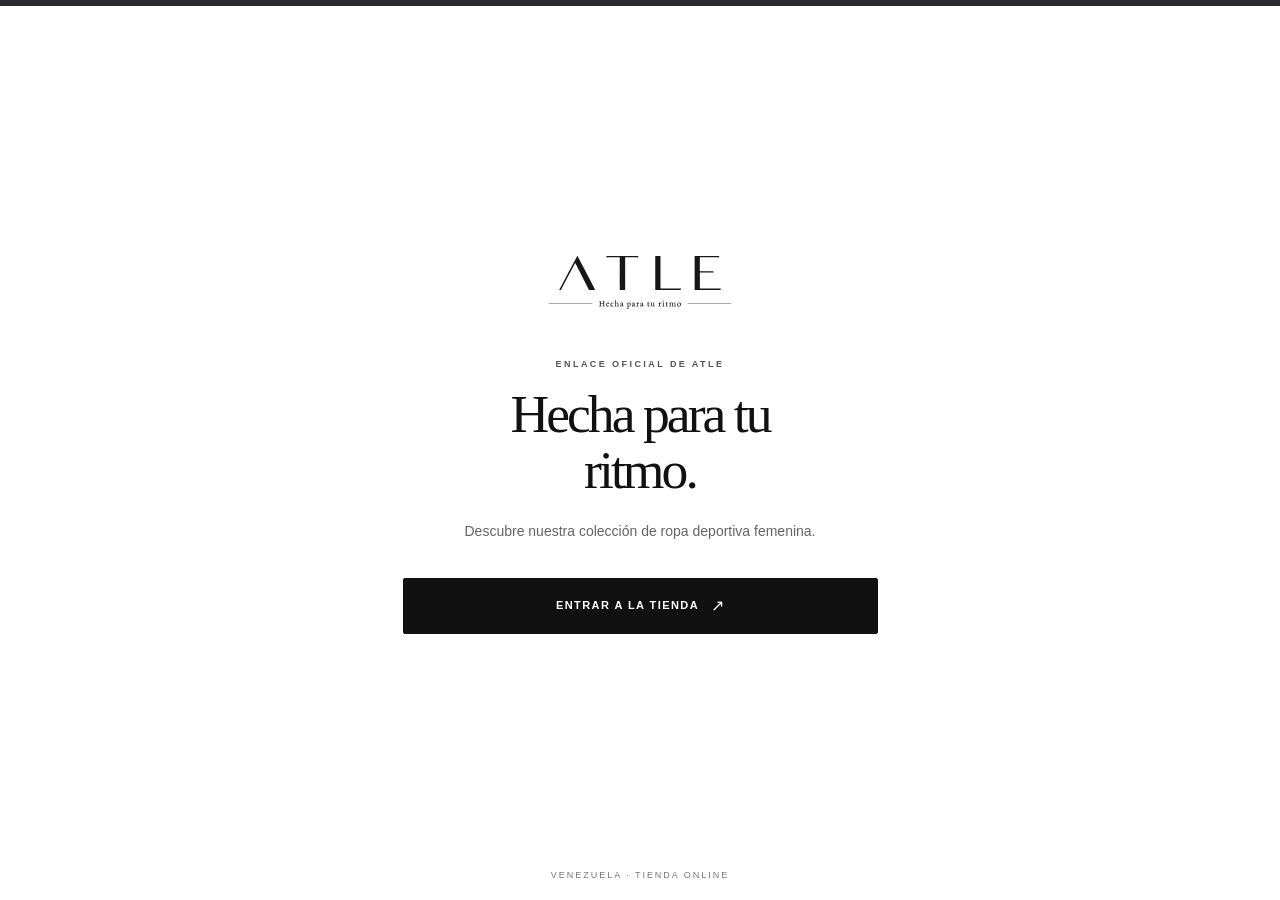
<file: abrir.html>
<!doctype html>
<html lang="es">
<head>
  <meta charset="utf-8">
  <meta name="viewport" content="width=device-width, initial-scale=1, viewport-fit=cover">
  <meta name="theme-color" content="#ffffff">
  <meta name="description" content="Enlace oficial de ATLE. Descubre nuestra tienda online de ropa deportiva femenina en Venezuela.">
  <link rel="icon" href="/logos/ATLE_symbol_negro.svg" type="image/svg+xml">
  <title>ATLE | Enlace oficial</title>
  <style>
    :root {
      color-scheme: light;
      --black: #111111;
      --white: #ffffff;
      --gray: #646464;
      --line: #d7d7d7;
    }
    * { box-sizing: border-box; }
    html { min-height: 100%; background: var(--white); }
    body {
      margin: 0;
      min-height: 100vh;
      min-height: 100svh;
      padding: 34px 22px calc(18px + env(safe-area-inset-bottom));
      display: flex;
      flex-direction: column;
      align-items: center;
      background: var(--white);
      color: var(--black);
      font-family: Arial, Helvetica, sans-serif;
      -webkit-font-smoothing: antialiased;
      text-rendering: optimizeLegibility;
    }
    body::before {
      content: "";
      position: fixed;
      z-index: 2;
      top: 0;
      left: 0;
      right: 0;
      height: 6px;
      background: #292a2d;
    }
    main {
      width: min(100%, 475px);
      margin: auto;
      display: flex;
      flex-direction: column;
      align-items: center;
      text-align: center;
    }
    .brand {
      display: block;
      width: min(58vw, 210px);
      height: auto;
      margin: 0 auto 43px;
    }
    .eyebrow {
      margin: 0 0 16px;
      color: #555555;
      font-size: 9px;
      line-height: 1.5;
      font-weight: 600;
      letter-spacing: .27em;
      text-transform: uppercase;
    }
    h1 {
      max-width: 100%;
      margin: 0 0 20px;
      color: var(--black);
      font-family: Georgia, "Times New Roman", serif;
      font-size: clamp(2.5rem, 7.4vw, 3.35rem);
      font-weight: 400;
      line-height: 1.04;
      letter-spacing: -.055em;
    }
    .description {
      max-width: 365px;
      margin: 0 0 34px;
      color: var(--gray);
      font-size: 14px;
      font-weight: 400;
      line-height: 1.8;
    }
    .cta {
      appearance: none;
      -webkit-appearance: none;
      display: flex;
      align-items: center;
      justify-content: center;
      gap: 12px;
      width: 100%;
      min-height: 56px;
      padding: 17px 20px;
      border: 1px solid var(--black);
      border-radius: 2px;
      background: var(--black);
      color: var(--white);
      text-decoration: none;
      text-align: center;
      text-transform: uppercase;
      letter-spacing: .13em;
      font-size: 11px;
      line-height: 1.4;
      font-weight: 700;
      cursor: pointer;
      -webkit-tap-highlight-color: transparent;
      transition: background .18s ease, transform .18s ease;
    }
    .cta:hover { background: #292929; }
    .cta:active { transform: translateY(1px); }
    .cta:focus-visible { outline: 2px solid var(--black); outline-offset: 4px; }
    .arrow { font-size: 16px; line-height: 1; font-weight: 400; letter-spacing: 0; }
    footer {
      width: 100%;
      margin-top: 22px;
      color: #777777;
      text-align: center;
      font-size: 9px;
      line-height: 1.5;
      letter-spacing: .22em;
      text-transform: uppercase;
    }
    @media (max-width: 380px) {
      body { padding-left: 20px; padding-right: 20px; }
      .brand { width: min(62vw, 200px); margin-bottom: 37px; }
      .eyebrow { font-size: 8px; letter-spacing: .23em; }
      h1 { font-size: clamp(2.35rem, 10.3vw, 2.7rem); }
      .description { font-size: 13px; margin-bottom: 29px; }
      .cta { min-height: 54px; }
    }
    @media (prefers-reduced-motion: reduce) {
      *, *::before, *::after { transition: none !important; }
    }
  </style>
<style>html{-webkit-text-size-adjust:100%;text-size-adjust:100%}a,button{touch-action:manipulation}</style></head>
<body>
  <main>
    <img class="brand" src="/logos/ATLE_full_negro.svg" alt="ATLE — Hecha para tu ritmo" width="210" height="68">
    <p class="eyebrow">Enlace oficial de ATLE</p>
    <h1>Hecha para tu<br>ritmo.</h1>
    <p class="description">Descubre nuestra colección de ropa deportiva femenina.</p>
    <a class="cta" id="enter-store" href="https://atleoficial.vercel.app/" aria-label="Entrar a la tienda ATLE">
      <span>Entrar a la tienda</span><span class="arrow" aria-hidden="true">↗</span>
    </a>
  </main>
  <footer>Venezuela · Tienda online</footer>
  <script>
    (() => {
      'use strict';
      const storeUrl = 'https://atleoficial.vercel.app/';
      const button = document.getElementById('enter-store');
      const ua = navigator.userAgent || '';
      const isInstagram = /Instagram|InstagramLite/i.test(ua);
      const isIOS = /iPhone|iPad|iPod/i.test(ua) || (/Macintosh/i.test(ua) && navigator.maxTouchPoints > 1);
      const isAndroid = /Android/i.test(ua);

      // No hay redirección al cargar la página. El intento externo solo ocurre al pulsar el botón.
      button.addEventListener('click', (event) => {
        if (!isInstagram) return;

        if (isIOS) {
          event.preventDefault();
          let leftPage = false;
          const onVisibilityChange = () => {
            if (document.visibilityState === 'hidden') leftPage = true;
          };
          document.addEventListener('visibilitychange', onVisibilityChange);
          window.location.href = 'instagram://extbrowser/?url=' + encodeURIComponent(storeUrl);
          window.setTimeout(() => {
            document.removeEventListener('visibilitychange', onVisibilityChange);
            // Si Instagram no transfiere al navegador externo, la tienda sigue abriendo como alternativa.
            if (!leftPage && document.visibilityState === 'visible') window.location.href = storeUrl;
          }, 1600);
          return;
        }

        if (isAndroid) {
          event.preventDefault();
          const fallback = encodeURIComponent(storeUrl);
          const intentUrl = 'intent://atleoficial.vercel.app/#Intent;scheme=https;package=com.android.chrome;S.browser_fallback_url=' + fallback + ';end';
          let leftPage = false;
          const onVisibilityChange = () => {
            if (document.visibilityState === 'hidden') leftPage = true;
          };
          document.addEventListener('visibilitychange', onVisibilityChange);
          window.location.href = intentUrl;
          window.setTimeout(() => {
            document.removeEventListener('visibilitychange', onVisibilityChange);
            if (!leftPage && document.visibilityState === 'visible') window.location.href = storeUrl;
          }, 1600);
        }
      });
    })();
  </script>
</body>
</html>
</file>
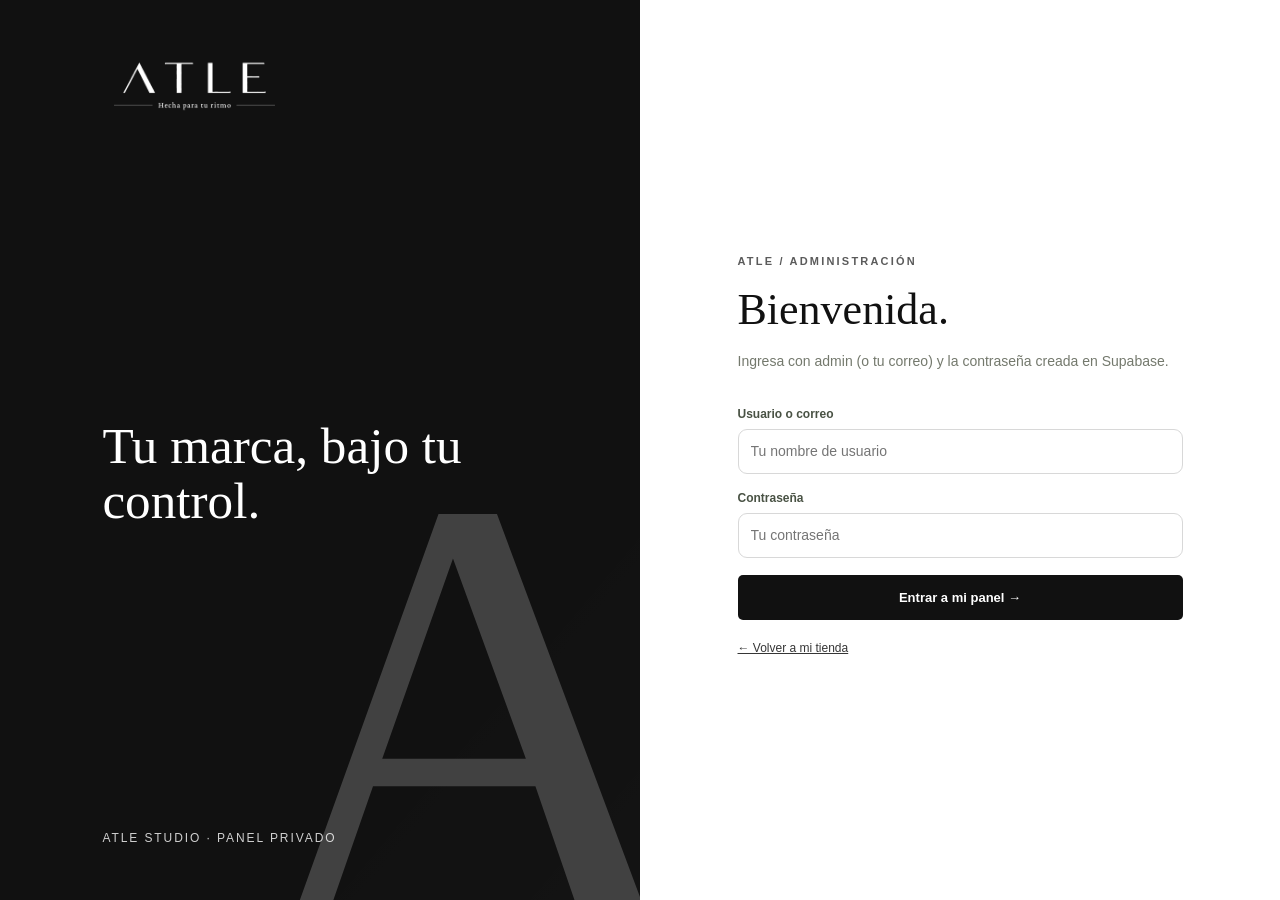
<file: admin.html>
<!doctype html>
<html lang="es"><head><meta charset="utf-8"><meta name="viewport" content="width=device-width,initial-scale=1"><meta name="theme-color" content="#191919"><title>ATLE Studio | Administración</title>
<link rel="icon" href="logos/ATLE_symbol_negro.svg" type="image/svg+xml">
<style>
:root{--olive:#111;--dark:#111;--cream:#FAF9F6;--paper:#fff;--ink:#1B1B1B;--muted:#6A6A6A;--line:#E6E6E6;--accent:#424242;--shadow:0 15px 52px #00000012}*{box-sizing:border-box}html{scroll-behavior:smooth}body{font-family:Inter,Arial,Helvetica,sans-serif;margin:0;color:var(--ink);background:var(--cream);-webkit-font-smoothing:antialiased}button,input,textarea,select{font:inherit}button{cursor:pointer}button:disabled{opacity:.45;cursor:not-allowed}a{color:inherit;text-decoration:none}[hidden]{display:none!important}img{max-width:100%;display:block}input,textarea,select{color:#2c322b}input:focus-visible,textarea:focus-visible,select:focus-visible,button:focus-visible,a:focus-visible{outline:2px solid #71805f;outline-offset:2px}
.auth-wrap{min-height:100vh;display:grid;grid-template-columns:1fr 1fr;background:#f9f8f4}.auth-art{background:var(--dark);padding:55px 8vw;color:#f7f5eb;display:flex;flex-direction:column;justify-content:space-between;position:relative;overflow:hidden}.auth-art:after{content:'A';font-family:Georgia,serif;font-size:min(70vh,650px);position:absolute;bottom:-180px;right:-60px;color:#66755b;opacity:.2;pointer-events:none}.auth-art img{width:185px;max-height:85px;object-fit:contain;object-position:left}.auth-art p{font-family:Georgia,serif;font-size:clamp(34px,4vw,65px);font-weight:400;line-height:1.08;max-width:550px;position:relative;z-index:1}.auth-art small{font-size:12px;letter-spacing:.16em;opacity:.8}.auth-main{display:grid;place-items:center;padding:50px 25px}.auth-card{width:min(100%,445px)}.auth-card .kicker{letter-spacing:.2em;font-size:11px;color:var(--olive);font-weight:700;text-transform:uppercase}.auth-card h1{font-family:Georgia,serif;font-size:44px;font-weight:400;margin:12px 0}.auth-card>p{color:#74796d;font-size:14px;line-height:1.8}.auth-card form{display:grid;gap:17px;margin-top:33px}.auth-card .btn{width:100%}.auth-card label{display:grid;gap:8px}.field-label{font-size:12px;font-weight:700;color:#495244}.form-control{width:100%;border:1px solid #d9ddd2;border-radius:9px;background:white;min-height:45px;padding:10px 12px;font-size:14px}.form-control.small{min-height:38px}.form-control[type=color]{height:42px;padding:4px}.form-control:focus{border-color:#8b9b7e;outline:2px solid #9cae8644}.help{font-size:11px;line-height:1.5;color:#858a80}.btn{border:0;background:var(--olive);color:white;font-weight:700;border-radius:9px;min-height:45px;padding:12px 19px;font-size:13px;display:inline-flex;align-items:center;justify-content:center;gap:9px;transition:background .2s}.btn:hover{background:#323d29}.btn.secondary{background:#f1f2eb;color:#42503c;border:1px solid #d6dccc}.btn.secondary:hover{background:#e6e9de}.btn.warn{background:#9e433c}.btn.outline{background:transparent;border:1px solid #cdd4c5;color:var(--olive)}.btn.tiny{min-height:33px;padding:7px 11px;font-size:11px}.btn.compact{min-height:39px;padding:9px 13px}.text-btn{border:none;color:#59674f;background:none;text-decoration:underline;padding:4px 0;font-size:12px}.alert{background:#fff1ed;border:1px solid #f2cfc3;border-radius:10px;color:#9a3b2c;padding:12px 15px;font-size:13px;line-height:1.5}.success{background:#edf4e8;border-color:#bfd4b8;color:#3e6535}.admin-app{min-height:100vh;display:grid;grid-template-columns:255px 1fr}.sidebar{background:var(--dark);color:#eef0e8;padding:27px 19px;display:flex;flex-direction:column;gap:27px;position:sticky;top:0;height:100vh}.sidebar-brand{padding:4px 10px 18px;border-bottom:1px solid #ffffff22}.sidebar-brand img{width:150px;max-height:70px;object-fit:contain;object-position:left}.sidebar-brand span{display:block;font-size:9px;text-transform:uppercase;letter-spacing:.21em;margin-top:15px;opacity:.62}.side-nav{display:grid;gap:6px}.nav-link{width:100%;background:none;border:0;color:#d5dccf;display:flex;align-items:center;gap:13px;text-align:left;padding:13px 13px;border-radius:9px;font-size:13px;font-weight:600}.nav-link:hover,.nav-link.active{background:#58664b;color:#fff}.nav-link .ico{font-size:18px;line-height:1}.sidebar-bottom{margin-top:auto;padding:20px 10px 0;border-top:1px solid #ffffff22}.sidebar-bottom a,.sidebar-bottom button{color:#e4e9dc;font-size:12px;display:block;background:none;border:0;padding:10px 0}.sidebar-bottom a:hover,.sidebar-bottom button:hover{text-decoration:underline}.admin-body{min-width:0}.topbar{background:#fff;border-bottom:1px solid var(--line);padding:18px clamp(20px,4vw,50px);display:flex;justify-content:space-between;align-items:center;gap:20px}.topbar .crumb{color:#899384;font-size:12px;letter-spacing:.1em;text-transform:uppercase}.topbar-right{display:flex;align-items:center;gap:13px;font-size:12px;color:#6f756b}.avatar{background:#e4eadc;color:var(--dark);font-size:13px;font-weight:800;width:36px;height:36px;display:grid;place-items:center;border-radius:50%}.mobile-menu{display:none}.content{padding:clamp(20px,4vw,50px);width:min(100%,1370px);margin:auto}.view-head{display:flex;justify-content:space-between;gap:18px;align-items:flex-end;margin-bottom:29px}.overline{text-transform:uppercase;letter-spacing:.22em;color:#8d9982;font-size:11px;font-weight:800}.view-head h2{font:400 clamp(30px,3.3vw,43px)/1.2 Georgia,serif;color:#343e2f;margin:8px 0}.view-head p{font-size:13px;color:#747a6c;line-height:1.6;margin:0}.stats-grid{display:grid;grid-template-columns:repeat(3,minmax(0,1fr));gap:17px;margin:0 0 25px}.stat{background:#fff;border:1px solid #e5e8de;border-radius:13px;padding:25px}.stat-label{font-size:12px;color:#778070}.stat-number{font:400 45px/1.2 Georgia,serif;color:var(--olive);margin-top:11px}.panel{background:#fff;border:1px solid #e5e8df;border-radius:15px;box-shadow:0 6px 20px #141e0c04;margin-bottom:23px;overflow:hidden}.panel-head{padding:24px 27px;border-bottom:1px solid #ebede6;display:flex;align-items:center;justify-content:space-between;gap:16px}.panel-head h3{font:400 24px/1.2 Georgia,serif;color:#3c4737;margin:0}.panel-body{padding:25px 27px}.panel-note{background:#f2f5ee;border:1px solid #e2e8db;color:#627156;border-radius:11px;padding:17px 19px;font-size:13px;line-height:1.7;margin-bottom:25px}.panel-note strong{color:#45553e}.two-col{display:grid;grid-template-columns:1fr 1fr;gap:18px}.field{display:grid;gap:8px;margin-bottom:18px;min-width:0}.field label{font-size:12px;color:#56604e;font-weight:700}.field .hint{font-size:11px;color:#92968e;font-weight:400}.field textarea{min-height:92px;resize:vertical;line-height:1.5}.field.wide{grid-column:1/-1}.field .form-control{min-width:0}.field-row{display:flex;justify-content:space-between;gap:15px;align-items:center}.form-actions{display:flex;justify-content:flex-end;gap:10px;border-top:1px solid #e9ece4;padding-top:23px;margin-top:6px}.mini-preview{width:100%;max-width:310px;height:160px;object-fit:cover;border-radius:9px;border:1px solid var(--line);background:#e8e8df;margin-bottom:11px}.upload-zone{border:1px dashed #cbd2c4;border-radius:13px;background:#f7f8f3;padding:17px;margin-bottom:18px}.upload-zone .upload-head{font-size:12px;font-weight:700;color:#606b58;margin:0 0 10px}.upload-zone img{max-width:280px;max-height:200px;width:100%;object-fit:contain;background:#ebece6;border-radius:7px;margin-bottom:10px}.file-input{width:100%;font-size:12px;color:#687064}.file-input::file-selector-button{background:#e2e8db;color:#405036;border:0;border-radius:6px;padding:9px 12px;margin-right:9px;font-weight:700;cursor:pointer}.upload-status{font-size:11px;color:#79846d;margin-top:7px;min-height:16px}.thumbs{display:flex;flex-wrap:wrap;gap:10px;margin:12px 0}.thumb{position:relative;border-radius:9px;overflow:hidden;width:75px;height:85px;background:#eef0e9;border:1px solid #ddd}.thumb img{width:100%;height:100%;object-fit:cover}.thumb button{position:absolute;top:2px;right:2px;width:23px;height:23px;border:none;border-radius:50%;background:#fff;color:#852e2b;font-weight:700;box-shadow:0 2px 8px #0003}.products-bar{display:flex;gap:10px;margin:0 0 22px}.products-bar input{max-width:370px}.product-table{width:100%;border-collapse:collapse;font-size:13px}.product-table td,.product-table th{text-align:left;padding:15px 10px;border-bottom:1px solid #ecede8}.product-table th{font-size:10px;letter-spacing:.13em;color:#7c8675;text-transform:uppercase}.product-table img{width:64px;height:70px;object-fit:cover;border-radius:6px}.product-row-info{display:flex;align-items:center;gap:13px}.product-row-info strong{display:block;font-size:14px}.product-row-info small{color:#8c9385}.pills{display:inline-flex;border-radius:50px;padding:6px 10px;font-size:10px;background:#eaf2e5;color:#4e7150;white-space:nowrap}.pills.off{background:#f0efea;color:#8b877b}.actions-inline{display:flex;gap:7px;flex-wrap:wrap}.items-list{display:grid;gap:11px}.item-row{display:flex;align-items:center;gap:9px}.item-row input{flex:1;min-width:0}.icon-remove{color:#a54f49;background:#f9eeec;border:0;border-radius:8px;padding:8px 11px;font-size:17px;line-height:1}.color-card{background:#f8f9f5;border:1px solid #e4e9df;border-radius:13px;padding:17px;margin:14px 0}.color-card-title{display:flex;justify-content:space-between;align-items:center;gap:8px;margin-bottom:15px}.color-fields{display:grid;grid-template-columns:1.1fr .5fr 1fr;gap:12px}.pill-list{display:flex;flex-wrap:wrap;gap:7px}.pill-list code{background:#eef0ea;border-radius:5px;padding:5px 8px;color:#54624a;font-size:12px}.checkline{display:flex;align-items:center;gap:11px;color:#52604d;font-size:13px}.checkline input{width:19px;height:19px;accent-color:var(--olive)}dialog{border:none;border-radius:18px;box-shadow:0 24px 90px #161e184d;padding:0;width:min(920px,calc(100% - 24px));max-height:calc(100vh - 35px);overflow:auto}dialog::backdrop{background:rgba(28,34,26,.62)}dialog .panel-head{position:sticky;top:0;background:#fff;z-index:3}dialog .panel-body{padding:28px}.dialog-head-buttons{display:flex;align-items:center;gap:10px}.close{background:#f2f4ee;color:#394435;border:0;border-radius:50%;width:35px;height:35px;font-size:22px}.tag-slim{font-size:11px;letter-spacing:.08em;text-transform:uppercase;color:#858c7e}.setting-buttons{display:flex;flex-wrap:wrap;gap:8px;margin:8px 0 14px}.sample-text{white-space:pre-wrap;max-height:290px;overflow:auto;background:#f4f6f2;color:#33402d;padding:17px;border-radius:8px;font-size:12px;line-height:1.7}.toast{position:fixed;bottom:25px;right:25px;z-index:100;background:#354b30;color:#fff;border-radius:12px;padding:15px 18px;box-shadow:var(--shadow);font-size:13px;max-width:390px;transform:translateY(20px);opacity:0;pointer-events:none;transition:.2s}.toast.show{opacity:1;transform:translateY(0)}.toast.error{background:#893e37}.empty{padding:40px 15px;text-align:center;color:#83887f}.footer-note{font-size:11px;color:#989e92;margin-top:28px;text-align:center}.loading{display:grid;place-items:center;min-height:100vh;color:#53614b}.header-tip{border-left:3px solid #9baf8d;padding:14px 17px;background:#eef2ea;color:#5c6955;font-size:12px;line-height:1.6}
@media(max-width:1050px){.admin-app{grid-template-columns:210px 1fr}.sidebar{padding-inline:12px}.product-table th:nth-child(3),.product-table td:nth-child(3){display:none}.color-fields{grid-template-columns:1fr 90px}.color-fields .field:last-child{grid-column:1/-1}}
@media(max-width:760px){.auth-wrap{grid-template-columns:1fr}.auth-art{min-height:200px;padding:30px}.auth-art p{font-size:25px;margin:20px 0 8px}.auth-art small{display:none}.auth-art img{width:124px}.auth-main{padding:35px 24px}.auth-card h1{font-size:36px}.admin-app{display:block}.sidebar{position:fixed;left:0;top:0;width:270px;z-index:30;transform:translateX(-100%);transition:transform .2s;box-shadow:10px 0 50px #0003}.sidebar.open{transform:translateX(0)}.mobile-menu{display:inline-flex;border:1px solid #dde2d7;background:#f4f6ef;border-radius:8px;padding:9px 12px}.topbar{padding:12px 16px}.topbar .crumb{display:none}.content{padding:25px 15px}.topbar-right span{display:none}.view-head{align-items:flex-start;flex-direction:column}.stats-grid{grid-template-columns:1fr 1fr}.stat{padding:16px}.stat-number{font-size:35px}.two-col{grid-template-columns:1fr}.field.wide{grid-column:auto}.panel-head{padding:18px}.panel-body{padding:18px}.products-bar{flex-wrap:wrap}.products-bar input{max-width:100%}.products-bar button{width:100%}.product-table td,.product-table th{padding:10px 5px}.product-table th:nth-child(4),.product-table td:nth-child(4){display:none}.product-row-info img{width:47px;height:53px}.product-row-info{gap:7px}.product-row-info strong{font-size:12px}.actions-inline{display:grid}.actions-inline button{font-size:10px!important}.color-fields{grid-template-columns:1fr 90px}dialog .panel-body{padding:18px}.form-actions{flex-wrap:wrap}.form-actions button{flex:1}}

/* ATLE Studio v11: editor de formulario */
.checkout-editor-fields{display:grid;gap:15px;margin-top:18px}
.checkout-field-card{border:1px solid #DDE1D6;background:#FBFCF9;border-radius:10px;padding:19px}
.checkout-field-top{display:flex;gap:12px;justify-content:space-between;align-items:center;flex-wrap:wrap;margin-bottom:14px}
.checkout-field-top strong{color:#46553C;font-size:14px}
.checkout-field-top .tag-slim{font-size:10px}
.checkout-field-controls{display:flex;gap:6px;flex-wrap:wrap}
.checkout-field-controls button{border:1px solid #D9DED1;background:white;border-radius:5px;color:#48543F;padding:7px 11px;cursor:pointer}
.checkout-field-controls button:disabled{opacity:.35;cursor:default}
.checkout-field-card .checkout-options{margin-top:12px}
.checkout-flags{display:flex;gap:18px;align-items:center;flex-wrap:wrap;margin-top:13px}
.checkout-flags label{font-size:12px;color:#505E49;display:flex;gap:7px;align-items:center}
.checkout-form-preview{margin-top:18px;background:#F1F0E9;border:1px solid #DDDED3;padding:18px;border-radius:8px}
.checkout-form-preview .preview-field{margin:12px 0}
.checkout-form-preview label{font-size:12px;font-weight:650;color:#4F593D;display:block;margin-bottom:5px}
.checkout-form-preview input,.checkout-form-preview select,.checkout-form-preview textarea{display:block;width:100%;padding:12px;border-radius:4px;border:1px solid #D4D9CD;background:white}
.checkout-form-preview h3{font-size:23px;color:#4F593D;margin:0 0 6px}
.checkout-form-preview p{font-size:13px;color:#6C7664;line-height:1.7;margin:5px 0 18px}
@media(max-width:760px){.checkout-field-card{padding:13px}.checkout-field-top{align-items:flex-start}.checkout-field-controls button{padding:6px 9px}}
</style>
<link rel="stylesheet" href="/atle-studio-theme.css?v=16"><link rel="stylesheet" href="/atle-inventory.css?v=4">
</head><body>
<div id="app-loading" class="loading">Preparando ATLE Studio…</div>
<div id="screen-auth" class="auth-wrap" hidden>
 <aside class="auth-art"><img src="logos/ATLE_full_blanco.png" alt="ATLE"><p>Tu marca, bajo tu control.</p><small>ATLE STUDIO · PANEL PRIVADO</small></aside>
 <main class="auth-main"><div class="auth-card">
  <p class="kicker">ATLE / Administración</p><h1 id="auth-title">Bienvenida.</h1><p id="auth-intro">Accede a tu espacio para gestionar tu tienda sin programar.</p>
  <div id="auth-error" class="alert" hidden></div>
  <form id="login-form" hidden>
   <label><span class="field-label">Usuario o correo</span><input class="form-control" id="login-user" required autocomplete="username" placeholder="Tu nombre de usuario"></label>
   <label><span class="field-label">Contraseña</span><input class="form-control" id="login-pass" type="password" required autocomplete="current-password" placeholder="Tu contraseña"></label>
   <button class="btn" type="submit">Entrar a mi panel →</button>
   <a class="text-btn" href="/">← Volver a mi tienda</a>
  </form>
  <form id="setup-form" hidden>
   <div class="panel-note">Esta pantalla aparece únicamente la primera vez. Tu <strong>código de activación temporal</strong> está en la ventana donde encendiste el servidor. Después podrás iniciar sesión con tu propio usuario y contraseña.</div>
   <label><span class="field-label">Código de activación</span><input class="form-control" id="setup-code" required autocomplete="off" placeholder="Código mostrado al iniciar"></label>
   <label><span class="field-label">Elige tu usuario</span><input class="form-control" id="setup-user" required minlength="3" maxlength="32" autocomplete="username" placeholder="ej. atleadmin"></label>
   <label><span class="field-label">Crea una contraseña segura</span><input class="form-control" id="setup-pass" type="password" required minlength="12" autocomplete="new-password" placeholder="Mínimo 12 caracteres"></label>
   <label><span class="field-label">Confirma la contraseña</span><input class="form-control" id="setup-pass2" type="password" required minlength="12" autocomplete="new-password"></label>
   <button type="submit" class="btn">Crear mi acceso privado →</button>
  </form>
 </div></main>
</div>
<div id="screen-app" class="admin-app" hidden>
 <aside class="sidebar" id="sidebar">
  <div class="sidebar-brand"><img src="logos/ATLE_full_blanco.png" alt="ATLE"><span>Administración · Studio</span></div>
  <nav class="side-nav" aria-label="Administración">
   <button class="nav-link active" data-view="resumen"><span class="ico">▦</span> Resumen</button>
   <button class="nav-link" data-view="productos"><span class="ico">◫</span> Productos</button>
   <button class="nav-link" data-view="inventario"><span class="ico">▤</span> Inventario</button>
   <button class="nav-link" data-view="ventas"><span class="ico">▣</span> Registrar ventas</button>
   <button class="nav-link" data-view="inicio"><span class="ico">⌂</span> Página de inicio</button>
   <button class="nav-link" data-view="formulario"><span class="ico">☷</span> Formulario de compra</button>
   <button class="nav-link" data-view="pedidos"><span class="ico">◇</span> Pagos y WhatsApp</button>
   <button class="nav-link" data-view="seguridad"><span class="ico">⚙</span> Cuenta y respaldo</button>
  </nav>
  <div class="sidebar-bottom"><a href="/" target="_blank" rel="noopener">↗ Abrir mi tienda</a><button id="logout-button">↪ Cerrar sesión</button></div>
 </aside>
 <div class="admin-body">
  <header class="topbar"><button class="mobile-menu" id="mobile-nav-button" aria-label="Abrir administración">☰ Menú</button><span class="crumb">ATLE STUDIO / <span id="breadcrumb">Resumen</span></span><div class="topbar-right"><span>Cuenta: <strong id="admin-username"></strong></span><div class="avatar" id="admin-avatar">A</div></div></header>
  <main class="content">
   <section id="view-resumen" class="admin-view">
    <div class="view-head"><div><span class="overline">Panel de control</span><h2>Tu tienda, en orden.</h2><p>Todo lo esencial de ATLE en un solo lugar.</p></div><a href="/" class="btn secondary" target="_blank" rel="noopener">Ver tienda ↗</a></div>
    <div class="stats-grid"><div class="stat"><div class="stat-label">Productos publicados</div><div class="stat-number" id="stat-active">0</div></div><div class="stat"><div class="stat-label">Productos en borrador</div><div class="stat-number" id="stat-draft">0</div></div><div class="stat"><div class="stat-label">Métodos de pago</div><div class="stat-number" id="stat-payments">0</div></div></div>
    <div class="panel"><div class="panel-head"><h3>Empieza por aquí</h3></div><div class="panel-body"><div class="panel-note"><strong>Todo lo que guardes aquí actualiza tu tienda.</strong> Ya no tienes que abrir ni modificar el código HTML. Puedes cargar fotos desde tu teléfono o computadora y ver los cambios en la página pública.</div><div class="two-col"><div class="header-tip"><strong>01 · Tus productos</strong><br>Crea prendas, elige sus colores y tallas, carga varias fotografías y publica u oculta cada artículo.</div><div class="header-tip"><strong>02 · Tu tienda</strong><br>Edita imágenes y textos de portada, precios, métodos de pago y el mensaje que recibes en WhatsApp.</div></div><div style="display:flex;gap:10px;flex-wrap:wrap;margin-top:25px"><button class="btn" type="button" data-go="productos">Administrar productos →</button><button class="btn secondary" type="button" data-go="inicio">Cambiar portada</button></div></div></div>
    
   </section>
   <section id="view-productos" class="admin-view" hidden>
    <div class="view-head"><div><span class="overline">Tu colección</span><h2>Productos</h2><p>Agrega, edita o retira prendas sin usar código.</p></div><button class="btn" id="new-product">+ Agregar producto</button></div>
    <div class="products-bar"><input class="form-control" type="search" id="admin-product-search" placeholder="Buscar por nombre o categoría..."><button class="btn secondary" id="refresh-products">Actualizar lista ↻</button></div>
    <div class="panel"><div class="panel-body" style="overflow-x:auto"><table class="product-table"><thead><tr><th>Prenda</th><th>Precio</th><th>Categoría</th><th>Estado</th><th>Acciones</th></tr></thead><tbody id="product-table-body"></tbody></table></div></div>
   </section>
   <section id="view-inventario" class="admin-view" hidden>
    <div class="view-head"><div><span class="overline">Control privado · ATLE</span><h2>Inventario</h2><p>Mismos productos de tu catálogo, con SKU por modelo, stock por talla y color, y precios internos.</p></div><button type="button" class="btn secondary" id="inv-reload">Actualizar ↻</button></div>
    <div class="panel-note" id="inv-notice" hidden></div>
    <div class="panel"><div class="panel-head"><h3>Tu colección</h3><button type="button" class="btn secondary compact" id="inv-export-inventory">↓ Exportar inventario para Excel</button></div><div class="panel-body">
      <button type="button" class="btn secondary compact" id="inv-show-new">+ Crear modelo privado en Inventario</button>
      <div id="inv-new-model" class="inv-new-model" hidden><p class="help">Primero registra el modelo aquí; después podrás publicarlo en Productos ingresando el SKU. Crear el modelo NO lo publica.</p>
        <div class="two-col"><div class="field"><label>Nombre del modelo *</label><input class="form-control" id="inv-new-name" maxlength="90" placeholder="Ej. Legging Seamless"></div><div class="field"><label>SKU privado *</label><input class="form-control" id="inv-new-sku" maxlength="40" placeholder="ATLE-005"></div><div class="field"><label>Categoría</label><input class="form-control" id="inv-new-category" maxlength="45" placeholder="Leggings"></div></div>
        <button type="button" class="btn" id="inv-create-model">Crear modelo privado →</button>
      </div>
      <input id="inv-search" class="form-control" type="search" placeholder="Buscar por producto o SKU" style="max-width:410px;margin:18px 0 13px"><p id="inv-count" class="help"></p><div style="overflow-x:auto"><table class="product-table"><thead><tr><th>Modelo / SKU</th><th>Unidades</th><th>Costo total</th><th>Divisas</th><th>BCV</th><th>Editar</th></tr></thead><tbody id="inv-table"></tbody></table></div>
    </div></div>
    <div class="panel"><div class="panel-head"><h3>Gestionar modelo</h3></div><div class="panel-body"><div class="field"><label>Selecciona un modelo existente (publicado o privado)</label><select class="form-control" id="inv-product-choice"><option value="">Selecciona un modelo…</option></select></div>
      <form id="inv-product-form" hidden><div class="panel-note" id="inv-sync-note"></div><h3 id="inv-title" class="inv-mini-title"></h3>
      <div class="two-col">
        <div class="field"><label>SKU privado por modelo *</label><input id="inv-sku" class="form-control" required minlength="2" maxlength="40" pattern="[A-Za-z0-9][A-Za-z0-9_-]{1,39}"></div>
        <div class="field"><label>Costo de compra por pieza (USD) *</label><input id="inv-cost" class="form-control" type="number" min="0" step="0.01" required></div>
        <div class="field"><label>Gastos logísticos por pieza (USD) *</label><input id="inv-logistics" class="form-control" type="number" min="0" step="0.01" required></div>
        <div class="field"><label>Costo total por pieza (privado)</label><div class="inv-totals" style="margin:0"><strong id="inv-total-cost">$0,00</strong></div></div>
        <div class="field"><label>Ganancia deseada sobre costo total (%) *</label><input id="inv-markup" class="form-control" type="number" min="0" max="10000" step="0.01" required></div>
        <div class="field"><label>Precio base en divisas (USD) · según porcentaje</label><input id="inv-usd" class="form-control" type="number" readonly></div>
        <div class="field"><label>PRECIO BCV redondeado (USD de referencia) *</label><input id="inv-bcv" class="form-control" type="number" min="0" step="0.01" placeholder="Lo escribes tú, sin cálculo automático" required></div>
      </div>
      <h3 class="inv-mini-title">Foto de referencia privada</h3>
      <div class="inv-ref-wrap"><img id="inv-reference-preview" alt="Referencia del modelo" hidden><span id="inv-reference-empty" class="inv-photo-empty">Sin foto</span><div class="field"><label class="checkline"><input id="inv-use-cover" type="checkbox" checked> Usar la misma foto de portada del catálogo, cuando exista</label><label>O subir una foto de referencia (opcional)</label><input id="inv-reference-file" class="file-input" type="file" accept="image/png,image/jpeg,image/webp"><span class="help" id="inv-reference-hint"></span><span class="help" id="inv-reference-status"></span></div></div>
      <h3 class="inv-mini-title">Colores, tallas y existencias</h3>
      <p class="help">Escribe cualquier color libremente: oliva humo, café latte, vino oscuro, etc. No hay una lista predeterminada.</p>
      <div class="inv-variant-add"><label>Nombre del color<input id="inv-new-color" class="form-control" maxlength="50" placeholder="Ej. Verde salvia"></label><label>Talla<input id="inv-new-size" class="form-control" maxlength="30" placeholder="Ej. M"></label><label>Unidades<input id="inv-new-qty" class="form-control" type="number" step="1" min="0" max="999999" value="0"></label><button type="button" class="btn secondary compact" id="inv-add-variant">+ Añadir</button></div>
      <div id="inv-stock-grid" class="inv-stock-grid"></div><div class="inv-totals"><span>Total: <strong id="inv-product-total">0</strong> unidades</span><span>Costo total de existencias: <strong id="inv-product-value">$0,00</strong></span></div><p class="help" id="inv-estimated"></p><div class="form-actions"><button type="submit" id="inv-save-product" class="btn">Guardar inventario y precios ✓</button></div>
      </form></div></div>
   </section>
   <section id="view-ventas" class="admin-view" hidden>
    <div class="view-head"><div><span class="overline">Ventas cerradas por WhatsApp</span><h2>Registrar venta</h2><p>Agrega varios artículos a una sola venta. El stock solo se descuenta al confirmar manualmente.</p></div></div>
    <div class="panel"><div class="panel-head"><h3>Nueva venta</h3></div><div class="panel-body"><form id="inv-sale-form"><div class="field"><label>Forma de pago</label><select id="inv-sale-currency" class="form-control"><option value="USD">Divisas (USD)</option><option value="VES">Bolívares a BCV (Bs)</option></select></div><div id="inv-lines"></div><button id="inv-add-line" type="button" class="btn secondary compact">+ Añadir producto a esta venta</button><div class="field" style="margin-top:20px"><label>Notas de esta venta (opcional)</label><textarea id="inv-sale-notes" class="form-control" maxlength="2000" rows="3" placeholder="Entrega, cliente, descuento, observaciones…"></textarea></div><div class="inv-sale-summary"><span id="inv-sale-count">0 unidad(es)</span><strong>Total: <span id="inv-sale-total">$0,00</span></strong></div><p class="help">El precio unitario se propone automáticamente, pero puedes ajustarlo para registrar lo cobrado realmente. En ventas cobradas en bolívares introduces el monto exacto en Bs; no se calcula con tasas automáticamente.</p><div class="form-actions"><button type="submit" id="inv-confirm-sale" class="btn">Confirmar y descontar existencias ✓</button></div></form></div></div>
    <div class="panel"><div class="panel-head"><h3>Historial de ventas</h3><button type="button" class="btn secondary compact" id="inv-export-sales">↓ Exportar ventas para Excel</button></div><div class="panel-body"><p class="help">Las anulaciones quedan registradas y devuelven las unidades al inventario.</p><div style="overflow-x:auto"><table class="product-table"><thead><tr><th>Fecha</th><th>Total</th><th>Artículos</th><th>Notas</th><th>Acción</th></tr></thead><tbody id="inv-sale-table"></tbody></table></div></div></div>
   </section>
   <section id="view-inicio" class="admin-view" hidden>
    <div class="view-head"><div><span class="overline">Personaliza tu tienda</span><h2>Página de inicio</h2><p>Los cambios se reflejan en los textos y fotografías de tu web.</p></div><button class="btn" form="homepage-form" type="submit">Guardar cambios ✓</button></div>
    <form id="homepage-form">
     <div class="panel"><div class="panel-head"><h3>Portada</h3></div><div class="panel-body">
      <div class="two-col"><div class="field"><label>Frase superior</label><input class="form-control" data-skey="hero_etiqueta" maxlength="120"></div><div class="field"><label>Texto de la barra superior</label><input class="form-control" data-skey="anuncio" maxlength="140"></div></div>
      <div class="field"><label>Título principal <span class="hint">Puedes usar saltos de línea</span></label><textarea class="form-control" data-skey="hero_titulo"></textarea></div>
      <div class="two-col"><div class="field"><label>Subtítulo</label><input class="form-control" data-skey="hero_subtitulo"></div><div class="field"><label>Texto del botón</label><input class="form-control" data-skey="hero_boton"></div></div>
      <div class="field"><label>Mensaje pequeño sobre la foto</label><input class="form-control" data-skey="hero_sello"></div>
      <div class="panel-note"><strong>Fotografía principal fija:</strong> la imagen de portada se administra directamente desde los archivos de la tienda para mantener una versión optimizada en escritorio y otra en móviles. No se puede reemplazar desde ATLE Studio. Los textos de esta sección siguen siendo editables.</div>
     </div></div>
     <div class="panel"><div class="panel-head"><h3>Catálogo y nuestra historia</h3></div><div class="panel-body">
      <div class="field"><label>Título encima del catálogo</label><input class="form-control" data-skey="coleccion_titulo"></div><div class="field"><label>Texto de presentación del catálogo</label><textarea class="form-control" data-skey="coleccion_texto"></textarea></div>
      <div class="field"><label>Título de «Nuestra esencia»</label><textarea class="form-control" data-skey="nosotras_titulo"></textarea></div>
      <div class="field"><label>Texto de «Nuestra esencia»</label><textarea class="form-control" data-skey="nosotras_texto" rows="5"></textarea></div>
      <div class="two-col"><div class="upload-zone"><p class="upload-head">Primera fotografía de historia</p><img data-preview-key="nosotras_imagen_1" alt="Foto 1"><input class="file-input" type="file" data-setting-upload="nosotras_imagen_1" accept="image/png,image/jpeg,image/webp"></div><div class="upload-zone"><p class="upload-head">Segunda fotografía de historia</p><img data-preview-key="nosotras_imagen_2" alt="Foto 2"><input class="file-input" type="file" data-setting-upload="nosotras_imagen_2" accept="image/png,image/jpeg,image/webp"></div></div>
      <div class="field"><label>Texto del pie de la página</label><textarea class="form-control" data-skey="footer_texto"></textarea></div>
     </div></div>
     <div class="form-actions"><button class="btn" type="submit">Guardar toda la página ✓</button></div>
    </form>
   </section>
   <section id="view-formulario" class="admin-view" hidden>
    <div class="view-head"><div><span class="overline">Personaliza la experiencia de compra</span><h2>Formulario de compra</h2><p>Decide qué preguntas verá tu cliente al finalizar su pedido. Sin tocar código.</p></div><button class="btn" type="submit" form="checkout-editor-form">Guardar formulario ✓</button></div>
    <form id="checkout-editor-form">
     <div class="panel"><div class="panel-head"><h3>Textos del formulario</h3></div><div class="panel-body">
      <div class="field"><label>Título de la ventana</label><input id="form-title" class="form-control" maxlength="100" required placeholder="Finalizar pedido"></div>
      <div class="field"><label>Explicación para tus clientes</label><textarea id="form-intro" class="form-control" maxlength="900" rows="3"></textarea></div>
      <div class="field"><label>Texto del botón de WhatsApp</label><input id="form-button-text" class="form-control" maxlength="100" required></div>
      <div class="field"><label>Aviso debajo del botón</label><textarea id="form-notice" class="form-control" maxlength="900" rows="3"></textarea></div>
     </div></div>
     <div class="panel"><div class="panel-head"><h3>Preguntas que se le hacen al cliente</h3></div><div class="panel-body">
      <div class="panel-note"><strong>Fácil de editar:</strong> cambia el nombre de cada pregunta, el texto de ejemplo, si es obligatoria y si quieres mostrarla. Usa ↑ ↓ para ordenar los campos. También puedes añadir preguntas propias, como «Referencia de entrega» o «Cédula».<br><br>Las preguntas «Método de pago» y «Método de envío» utilizan las opciones que configuras en «Pagos y WhatsApp». La ciudad y dirección pueden mostrarse únicamente cuando el envío requiere una dirección. Los datos del cliente no se almacenan en Supabase.</div>
      <div id="checkout-editor-fields" class="checkout-editor-fields"></div>
      <div style="display:flex;gap:10px;flex-wrap:wrap;margin-top:17px"><button class="btn secondary compact" type="button" id="form-add-field">+ Añadir pregunta</button><button class="btn outline compact" type="button" id="form-reset-fields">Restaurar campos iniciales</button></div>
     </div></div>
     <div class="panel"><div class="panel-head"><h3>Vista previa del formulario</h3></div><div class="panel-body"><div class="panel-note">Comprueba cómo quedan tus preguntas antes de guardar. Los cambios solo se publicarán cuando pulses «Guardar formulario».</div><button class="btn secondary compact" type="button" id="form-show-preview">Actualizar vista previa ↗</button><div class="checkout-form-preview" id="form-preview" aria-live="polite"></div></div></div>
     <div class="form-actions"><button class="btn" type="submit">Guardar formulario de compra ✓</button></div>
    </form>
   </section>
   <section id="view-pedidos" class="admin-view" hidden>
    <div class="view-head"><div><span class="overline">Configuración comercial</span><h2>Pagos y WhatsApp</h2><p>Controla los métodos que el cliente puede seleccionar y el mensaje final.</p></div><button class="btn" type="submit" form="orders-form">Guardar cambios ✓</button></div>
    <form id="orders-form">
     <div class="panel"><div class="panel-head"><h3>Datos de tu negocio</h3></div><div class="panel-body"><div class="two-col"><div class="field"><label>WhatsApp de pedidos <span class="hint">Con prefijo de país, sin +</span></label><input class="form-control" data-skey="whatsapp" inputmode="tel" required placeholder="584121692665"></div><div class="field"><label>Instagram</label><input class="form-control" data-skey="instagram" placeholder="@atle.ve"></div></div><div class="two-col"><div class="field"><label>Moneda de los precios</label><select class="form-control" data-skey="moneda"><option value="USD">Dólares (USD)</option><option value="VES">Bolívares (VES)</option><option value="COP">Pesos colombianos (COP)</option><option value="EUR">Euros (EUR)</option></select></div></div></div></div>
     <div class="panel"><div class="panel-head"><h3>Métodos de pago</h3></div><div class="panel-body"><div class="panel-note">Agrega las opciones que quieres que aparezcan en el formulario de pedido. <strong>La web no cobra dinero:</strong> el cliente elige un método y tú coordinas los datos del pago por WhatsApp.</div><div id="payments-list" class="items-list"></div><button type="button" class="btn secondary compact" id="add-payment" style="margin-top:16px">+ Agregar otro método</button> <button type="button" class="btn outline compact" id="apply-atle-payments" style="margin-top:16px">Usar opciones recomendadas ATLE</button><div class="field" style="margin-top:24px"><label>Opciones de envío y entrega</label><span class="help">Marca «Solicitar dirección» cuando necesites que el cliente indique ciudad y dirección. Para «Retirar en tienda», déjalo sin marcar.</span></div><div id="shipping-list" class="items-list"></div><button type="button" class="btn secondary compact" id="add-shipping" style="margin-top:16px">+ Agregar método de envío</button> <button type="button" class="btn outline compact" id="apply-atle-shipping" style="margin-top:16px">Usar opciones recomendadas ATLE</button><div class="field" style="margin-top:20px"><label>Nota de envío</label><input class="form-control" data-skey="nota_envio"></div></div></div>
     <div class="panel"><div class="panel-head"><h3>Mensaje que llega a WhatsApp</h3></div><div class="panel-body"><p style="color:#717a6c;font-size:13px;line-height:1.7">Puedes escribir el mensaje como quieras. Las palabras entre llaves se reemplazan automáticamente con los datos de cada pedido.</p><div class="setting-buttons" id="message-tokens"></div><div class="field"><label>Plantilla del mensaje</label><textarea id="wa-template" class="form-control" rows="14" style="line-height:1.7" spellcheck="true"></textarea></div><button class="btn secondary compact" type="button" id="preview-message">Ver ejemplo del mensaje ↗</button> <button class="btn outline compact" type="button" id="apply-atle-message">Usar mensaje recomendado ATLE</button><div id="wa-message-preview" hidden style="margin-top:19px"><strong style="font-size:12px">Así lo verás en WhatsApp:</strong><pre class="sample-text" id="wa-message-example"></pre></div></div></div>
     <div class="form-actions"><button class="btn" type="submit">Guardar pagos y mensaje ✓</button></div>
    </form>
   </section>
   <section id="view-seguridad" class="admin-view" hidden>
    <div class="view-head"><div><span class="overline">Tu acceso</span><h2>Cuenta y respaldo</h2><p>Cuida tu contraseña y mantén copias de seguridad de la tienda.</p></div></div>
    <div class="panel"><div class="panel-head"><h3>Tu contraseña</h3></div><div class="panel-body"><form id="password-form"><div class="two-col"><div class="field"><label>Contraseña actual</label><input type="password" class="form-control" id="password-current" required autocomplete="current-password"></div><div class="field"><label>Nueva contraseña <span class="hint">Mínimo 12 caracteres</span></label><input type="password" class="form-control" id="password-new" required minlength="12" autocomplete="new-password"></div></div><div class="field"><label>Confirma la nueva contraseña</label><input type="password" class="form-control" id="password-repeat" required minlength="12" autocomplete="new-password"></div><button type="submit" class="btn compact">Cambiar contraseña</button></form></div></div>
    <div class="panel"><div class="panel-head"><h3>Tu copia de seguridad</h3></div><div class="panel-body"><p style="font-size:13px;line-height:1.8;color:#697262">Descarga una copia JSON de tus productos, textos, pagos y enlaces de fotografías. Las fotografías originales debes respaldarlas aparte desde Supabase Storage. No se guardan contraseñas en el respaldo.</p><button class="btn" id="backup-button">↓ Descargar respaldo de mi tienda</button></div></div>
    <div class="panel-note"><strong>Importante:</strong> este panel necesita una conexión activa con Supabase. Esta versión funciona en Vercel. Los cambios se guardan en Supabase y se reflejan en la tienda sin volver a subir archivos.</div>
   </section>
   <div class="footer-note">ATLE STUDIO · Gestión independiente · Tu catálogo y configuraciones se guardan en Supabase.</div>
  </main>
 </div>
</div>
<dialog id="product-dialog" aria-labelledby="editor-title"><div class="panel-head"><div><span class="tag-slim">Colección ATLE</span><h3 id="editor-title">Editar producto</h3></div><div class="dialog-head-buttons"><button class="close" id="close-product" aria-label="Cerrar">×</button></div></div><form id="product-form" class="panel-body">
 <div class="field"><label>SKU del modelo (privado, no aparece en la tienda)</label><div style="display:flex;gap:9px;align-items:center;flex-wrap:wrap"><input id="product-sku" class="form-control" placeholder="Ej. ATLE-001" maxlength="40" style="flex:1;min-width:140px"><button type="button" id="product-sku-load" class="btn secondary compact">Vincular SKU ↗</button></div><p class="inv-sku-help" id="product-sku-hint">Escribe el SKU creado en Inventario para traer el título, las tallas y colores. Después puedes editar el nombre y subir las fotos públicas.</p></div>
 <div class="two-col"><div class="field"><label>Nombre del producto *</label><input id="product-name" class="form-control" required maxlength="90" placeholder="Ej. Legging Move"></div><div class="field"><label>Categoría *</label><input id="product-category" class="form-control" list="category-suggestions" required maxlength="45" placeholder="Ej. Leggings"><datalist id="category-suggestions"><option value="Leggings"><option value="Tops"><option value="Conjuntos"><option value="Shorts"><option value="Chaquetas"><option value="Otros"></datalist></div></div>
 <div class="two-col"><div class="field"><label>Precio *</label><input id="product-price" class="form-control" required type="number" min="0" max="999999" step="0.01" placeholder="28.00"></div><div class="field"><label>Etiquetas del producto (opcional)</label><textarea id="product-tags" class="form-control" rows="3" maxlength="500" placeholder="✨ NUEVO&#10;🔥 OFERTA&#10;⚡ POCAS UNIDADES"></textarea><span class="help">Escribe una etiqueta por línea. Puedes crear hasta 8 etiquetas independientes y usar emojis.</span></div></div>
 <div class="field"><label>Descripción</label><textarea id="product-description" class="form-control" maxlength="700" placeholder="Materiales, comodidad, detalles..."></textarea></div>
 <div class="field"><label>Tallas disponibles * <span class="hint">Separadas por comas</span></label><input id="product-sizes" class="form-control" required placeholder="XS, S, M, L, XL"></div>
 <div class="field"><label class="checkline"><input type="checkbox" id="product-featured"> Mostrar entre los productos destacados del inicio</label><span class="help">Marca los productos que quieres exhibir en la portada. Se mostrarán hasta seis. Si no marcas ninguno, aparecerán los primeros seis activos.</span></div><div class="field"><label class="checkline"><input type="checkbox" id="product-active" checked> Producto visible en la tienda</label><span class="help">Si lo desmarcas, se guarda como borrador y deja de aparecer en el catálogo.</span></div>
 <div class="upload-zone"><p class="upload-head">Fotografía principal del producto</p><img id="product-cover-preview" src="imagenes/legging_oliva.webp" alt="Vista previa del producto"><input id="product-cover-file" class="file-input" type="file" accept="image/png,image/jpeg,image/webp"><div class="upload-status" id="cover-status"></div><p class="help">Tamaño recomendado: 1200 × 1500 px (4:5), WEBP. Centra la prenda completa y deja margen alrededor. Máximo 6 MB.</p></div>
 <div class="upload-zone"><p class="upload-head">Más fotografías generales (galería)</p><div class="thumbs" id="product-gallery"></div><input class="file-input" type="file" id="product-gallery-file" accept="image/png,image/jpeg,image/webp" multiple><div class="upload-status" id="gallery-status"></div><p class="help">Mantén todas las fotos en formato vertical 4:5 (ideal 1200 × 1500 px) y con encuadre similar.</p></div>
 <div class="panel-note"><strong>Importante sobre el almacenamiento:</strong> el botón × quita la foto de esta ficha, pero no borra el archivo de Supabase. Para liberar espacio, primero guarda el producto y comprueba que la foto ya no se use en ningún otro color o producto; después puedes eliminar el archivo desde Supabase → Storage → atle-fotos → productos.</div>
 <div style="display:flex;justify-content:space-between;align-items:center;gap:13px;margin:27px 0 10px"><div><h3 style="font:400 25px Georgia,serif;margin:0 0 4px;color:var(--olive)">Colores de la prenda</h3><p class="help" id="product-color-hint">Los nombres de color y las tallas se definen en Inventario. Aquí subes fotos y eliges tonos visuales.</p></div><button type="button" class="btn secondary compact" id="add-color">+ Color</button></div>
 <div id="editor-colors"></div>
 <div class="form-actions"><button class="btn secondary" type="button" id="cancel-product">Cancelar</button><button class="btn" type="submit" id="save-product">Guardar producto ✓</button></div>
</form></dialog>
<div class="toast" id="atle-toast" role="status" aria-live="polite"></div>
<script src="/configuracion.js" defer></script><script src="/atle-data.js?v=20" defer></script><script src="/formulario-pedido.js?v=12" defer></script><script src="/admin.js?v=23" defer></script><script src="/atle-inventory.js?v=3" defer></script>
</body></html>
</file>
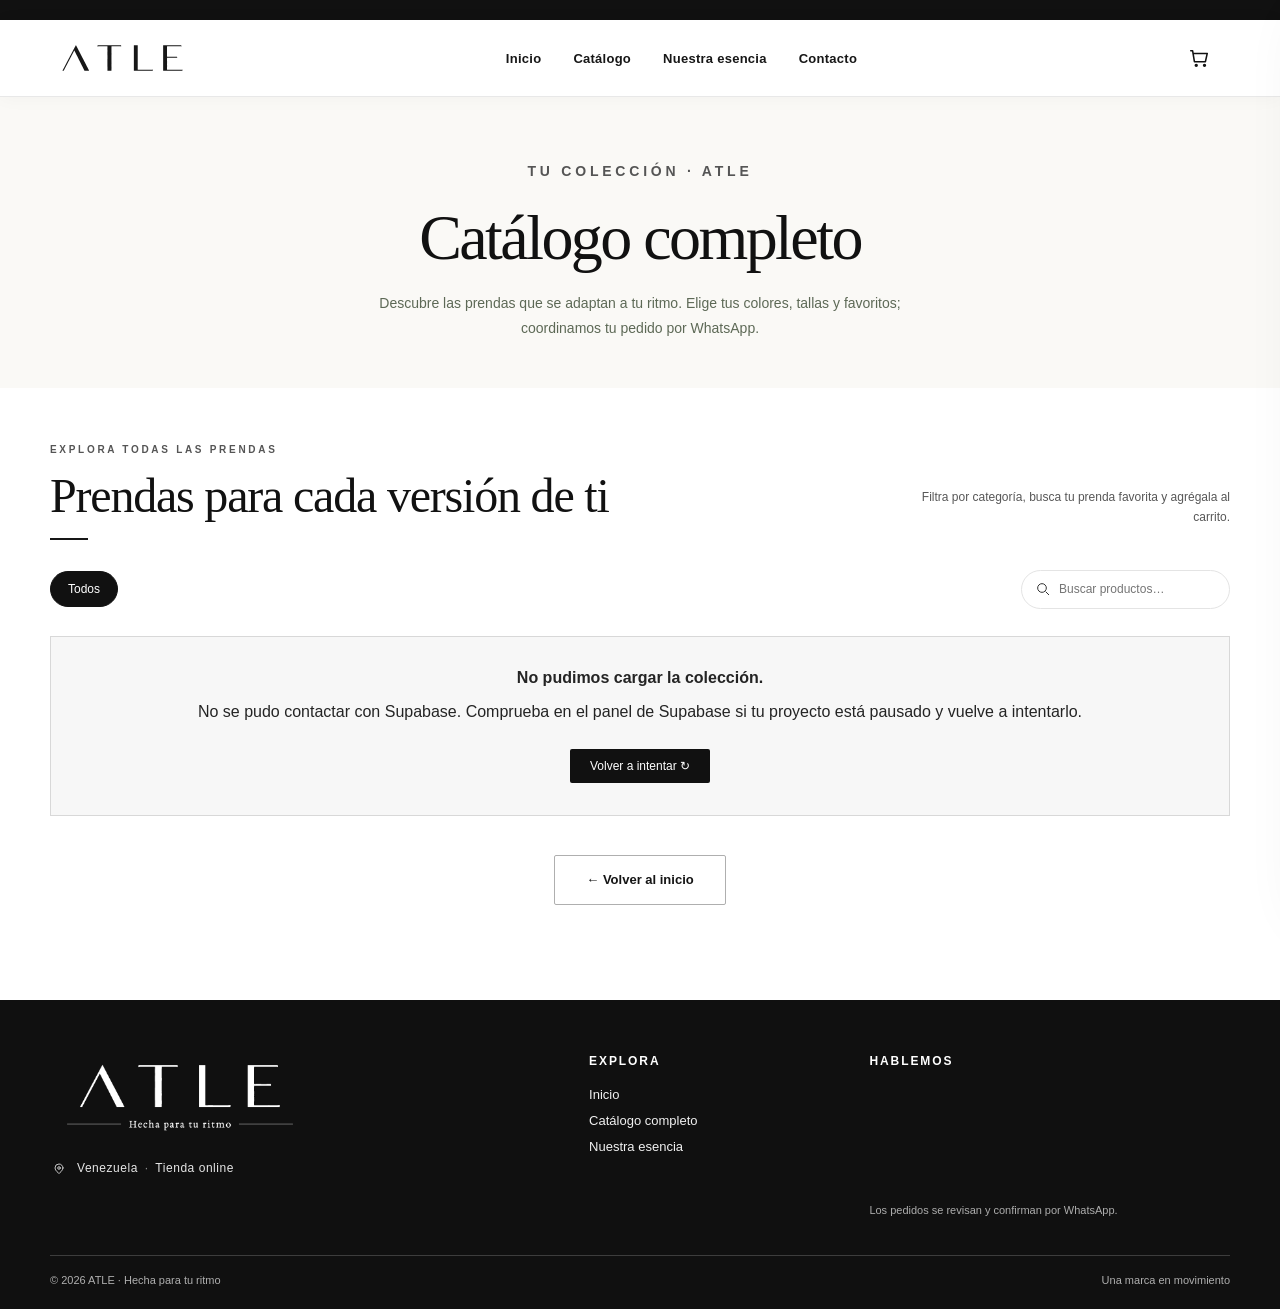
<file: catalogo.html>
<!DOCTYPE html>
<html lang="es">
<head>
  <meta charset="UTF-8">
  <meta name="viewport" content="width=device-width, initial-scale=1.0">
  <meta name="theme-color" content="#FFFFFF">
  <meta name="description" content="Catálogo completo de ATLE: ropa deportiva femenina, tallas y colores disponibles. Compra con atención personalizada por WhatsApp.">
  <link rel="icon" type="image/svg+xml" href="logos/ATLE_symbol_negro.svg">
  <title>Catálogo completo | ATLE | Ropa deportiva femenina — Hecha para tu ritmo</title>
  <style>
    :root{--cream:#FAF9F6;--paper:#FFFFFF;--olive:#111111;--olive-dark:#111111;--ink:#171717;--muted:#737373;--line:#E8E8E8;--sage:#DEDEDE;--rose:#686868;--shadow:0 18px 54px rgba(0,0,0,.075)}
    *{box-sizing:border-box}html{scroll-behavior:smooth}body{margin:0;font-family:Arial,Helvetica,sans-serif;color:var(--ink);background:var(--paper);-webkit-font-smoothing:antialiased}body.locked{overflow:hidden}button,input,textarea,select{font:inherit}button{cursor:pointer}img{max-width:100%;display:block}[hidden]{display:none!important}a{color:inherit}a:focus-visible,button:focus-visible,input:focus-visible,select:focus-visible,textarea:focus-visible{outline:2px solid #738461;outline-offset:3px}::selection{background:#d7dfc9}
    .announcement{background:var(--olive);color:#fff;text-align:center;font-size:11px;letter-spacing:.11em;padding:10px 15px}.announcement span{opacity:.88}
    .site-header{height:77px;background:rgba(251,249,244,.98);border-bottom:1px solid var(--line);position:sticky;z-index:30;top:0}.header-wrap{max-width:1220px;height:100%;padding:0 30px;margin:auto;display:flex;align-items:center;justify-content:space-between;gap:20px}
    .brand-link{display:inline-flex;align-items:center;flex-shrink:0}.brand-link img{width:125px;height:auto}.desktop-nav{display:flex;gap:32px;align-items:center}.desktop-nav a,.mobile-nav a{text-decoration:none;font-size:13px;font-weight:600;letter-spacing:.02em;transition:color .2s}.desktop-nav a:hover{color:#7D896A}.header-actions{display:flex;align-items:center;gap:14px}.icon-btn{border:0;background:transparent;display:inline-flex;justify-content:center;align-items:center;width:42px;height:42px;position:relative;color:var(--olive-dark);border-radius:50%}.icon-btn:hover{background:#e9e8df}.icon-btn svg{width:22px;height:22px;stroke:currentColor;fill:none;stroke-width:1.7;stroke-linecap:round;stroke-linejoin:round}.cart-count{position:absolute;right:-1px;top:0;min-width:18px;height:18px;border-radius:999px;background:var(--olive);color:#fff;font-size:10px;display:grid;place-items:center;padding:0 4px}.mobile-menu-btn{display:none}.mobile-nav{display:none}
    .container{width:min(100% - 60px,1180px);margin-inline:auto}.hero{padding:30px 0 26px;background:var(--cream)}.hero-grid{min-height:430px;display:grid;grid-template-columns:1fr 1.06fr;background:#E6E6D9;overflow:hidden}.hero-content{padding:60px clamp(25px,5vw,74px);display:flex;flex-direction:column;align-items:flex-start;justify-content:center;background:#E8E7DB}.eyebrow{font-size:11px;letter-spacing:.23em;text-transform:uppercase;font-weight:700;color:#798368;margin:0 0 20px}.hero h1{font-family:Georgia,'Times New Roman',serif;font-weight:400;line-height:1.035;font-size:clamp(42px,5.1vw,74px);letter-spacing:-.035em;max-width:570px;margin:0 0 16px;color:var(--olive-dark)}.hero-sub{font-size:13px;letter-spacing:.14em;text-transform:uppercase;color:#59634E;line-height:1.8;margin:0 0 28px}.btn{display:inline-flex;align-items:center;justify-content:center;gap:12px;border:0;text-decoration:none;font-size:13px;font-weight:700;border-radius:4px;min-height:46px;padding:13px 23px;transition:transform .2s,background .2s;color:#fff;background:var(--olive)}.btn:hover{background:#343e2b;transform:translateY(-1px)}.btn:active{transform:translateY(0)}.btn svg{width:17px;height:17px}.btn.ghost{background:transparent;color:var(--olive-dark);border:1px solid #adb3a2}.btn.ghost:hover{background:#e3e6d9}.btn.full{width:100%}.hero-media{position:relative;overflow:hidden;background:#C6B5A0;min-height:420px}.hero-media img{width:100%;height:100%;position:absolute;inset:0;object-fit:cover;object-position:50% 50%}.hero-badge{position:absolute;left:24px;bottom:24px;background:rgba(250,249,244,.94);padding:13px 17px;color:#4F593D;display:flex;gap:10px;align-items:center;font-size:12px;letter-spacing:.08em}.hero-badge img{position:static;width:25px;height:25px;object-fit:contain}
    .perks{background:var(--paper);padding:23px 0;border-bottom:1px solid var(--line)}.perks-inner{display:grid;grid-template-columns:repeat(3,1fr);gap:20px}.perk{display:flex;justify-content:center;align-items:center;gap:12px;min-height:38px}.perk + .perk{border-left:1px solid #DDDCD1}.perk svg{width:24px;height:24px;fill:none;stroke:var(--olive);stroke-width:1.5}.perk span{font-size:12px;line-height:1.35;color:#50564A}.perk strong{display:block;font-size:12px;margin-bottom:3px;color:var(--ink)}
    .products-section{padding:75px 0 95px}.section-heading{display:flex;align-items:end;justify-content:space-between;gap:22px;margin-bottom:30px}.small-label{font-size:10px;letter-spacing:.27em;font-weight:700;color:#848B75;text-transform:uppercase;margin:0 0 13px}.section-title{font-family:Georgia,'Times New Roman',serif;color:var(--olive-dark);font-weight:400;letter-spacing:-.025em;font-size:clamp(34px,4vw,48px);margin:0}.heading-aside{color:var(--muted);font-size:12px;max-width:330px;line-height:1.65;text-align:right}.tools{display:flex;align-items:center;gap:10px;flex-wrap:wrap;margin:0 0 27px}.filter-btn{background:transparent;border:1px solid #CFD3C7;border-radius:99px;font-size:12px;padding:10px 17px;color:#53604A}.filter-btn.active,.filter-btn:hover{color:white;background:var(--olive);border-color:var(--olive)}.search-wrap{margin-left:auto;display:flex;align-items:center;border:1px solid var(--line);border-radius:99px;background:#fff;padding:0 13px;min-height:39px}.search-wrap svg{width:16px;height:16px;fill:none;stroke:#73816E;stroke-width:1.5}.search-wrap input{border:none;outline:none;background:none;width:165px;font-size:12px;padding:9px 8px}.product-grid{display:grid;grid-template-columns:repeat(3,minmax(0,1fr));gap:26px}.product-card{background:white;border:1px solid #EDEAE2;min-width:0;box-shadow:0 4px 16px rgba(40,45,34,.035);display:flex;flex-direction:column;transition:box-shadow .2s,transform .2s}.product-card:hover{box-shadow:0 16px 40px rgba(40,45,34,.11);transform:translateY(-3px)}.product-photo{padding:0;border:0;background:#E8E3D7;width:100%;aspect-ratio:4/4.55;overflow:hidden;position:relative}.product-photo img{width:100%;height:100%;object-fit:cover;transition:transform .4s}.product-photo:hover img{transform:scale(1.035)}.product-photo .quick-view{position:absolute;bottom:14px;left:50%;transform:translate(-50%,8px);background:rgba(251,249,244,.94);padding:11px 16px;font-size:11px;white-space:nowrap;opacity:0;transition:opacity .2s,transform .2s}.product-photo:hover .quick-view,.product-photo:focus-visible .quick-view{opacity:1;transform:translate(-50%,0)}.tag{position:absolute;left:14px;top:14px;background:#FAFAF6;box-shadow:0 3px 10px #0000000C;color:#495343;padding:7px 9px;font-size:10px;letter-spacing:.09em;text-transform:uppercase}.card-info{padding:19px 18px 20px;display:flex;flex-direction:column;gap:10px;flex:1}.category{font-size:10px;text-transform:uppercase;letter-spacing:.18em;color:#909784}.product-name{font-family:Georgia,'Times New Roman',serif;color:#2D332B;font-size:22px;font-weight:400;margin:0;line-height:1.15}.product-desc{color:#757A70;font-size:11px;line-height:1.6;min-height:32px;margin:0}.price-row{display:flex;align-items:baseline;justify-content:space-between;gap:6px}.price{font-size:19px;letter-spacing:-.02em;font-weight:700;color:var(--olive-dark)}.currency-tag{font-size:10px;color:#93988C}.variant-row{display:grid;grid-template-columns:1.2fr .8fr;gap:10px;margin-top:3px}.variant-row label{display:grid;gap:6px;color:#5C6555;font-size:11px}.variant-row select{width:100%;min-width:0;min-height:38px;border:1px solid #DFE1D8;border-radius:3px;padding:7px 7px;background:#FBFAF6;color:#333A31;font-size:12px}.product-add{display:flex;align-items:center;justify-content:center;gap:7px;margin-top:auto;border:1px solid var(--olive);background:var(--olive);color:white;padding:12px 10px;font-size:12px;letter-spacing:.03em;transition:background .2s}.product-add:hover{background:var(--olive-dark)}.product-add svg{width:17px;height:17px}.empty-search{padding:36px;border:1px dashed #CDD2C2;color:#757B6C;text-align:center;grid-column:1/-1}
    .story{background:var(--cream);padding:85px 0}.story-grid{display:grid;grid-template-columns:.88fr 1.12fr;gap:8%;align-items:center}.story-photos{display:grid;grid-template-columns:1fr 1fr;gap:15px}.story-photos img{width:100%;height:370px;object-fit:cover}.story-photos img:last-child{transform:translateY(32px)}.story h2{font-family:Georgia,'Times New Roman',serif;color:var(--olive-dark);font-size:clamp(34px,3.8vw,50px);line-height:1.1;font-weight:400;margin:0 0 18px}.story p{font-size:14px;color:#5F6558;line-height:1.9;margin:0 0 16px;max-width:480px}.story .motto{font-family:Georgia,'Times New Roman',serif;color:#788469;font-size:20px;font-style:italic;margin-top:20px}.values{padding:73px 0}.values-grid{display:grid;grid-template-columns:repeat(3,1fr);gap:24px}.value-card{padding:26px;border-top:1px solid #C9CFC0}.value-card svg{width:28px;height:28px;stroke:#788468;fill:none;stroke-width:1.2;margin-bottom:22px}.value-card h3{color:var(--olive-dark);font-family:Georgia,serif;font-size:24px;font-weight:400;margin:0 0 12px}.value-card p{color:#72776D;line-height:1.75;font-size:13px;margin:0}.signature{text-align:center;padding:40px 15px 64px;background:#F5F2EA}.signature img{width:min(330px,85%);margin:auto}.signature p{color:#777F6D;font-size:12px;margin:19px auto 0;max-width:460px;line-height:1.6}
    .footer{background:var(--olive-dark);color:#F4F0E8;padding:54px 0 23px}.footer-grid{display:grid;grid-template-columns:1.2fr 1fr .85fr;gap:60px}.footer-logo{width:260px;max-width:95%}.footer p{color:#D5DBCF;line-height:1.7;font-size:13px;max-width:370px}.footer h3{text-transform:uppercase;font-size:12px;letter-spacing:.16em;margin:0 0 19px}.footer a{color:#EAEDDF;text-decoration:none;font-size:13px;display:block;margin:0 0 11px}.footer a:hover{text-decoration:underline}.footer small{font-size:11px;line-height:1.6;color:#D5DBCF}.footer-bottom{border-top:1px solid #FFFFFF30;margin-top:36px;padding-top:18px;display:flex;justify-content:space-between;gap:15px;color:#C3CCBA;font-size:11px}.demo-note{background:#E7E8DC;color:#5E6655;border-top:1px solid #CED3C7;text-align:center;padding:13px 18px;font-size:11px;line-height:1.6}
    .scrim{position:fixed;inset:0;z-index:100;background:rgba(20,27,18,.58);opacity:0;visibility:hidden;transition:opacity .25s,visibility .25s}.scrim.open{opacity:1;visibility:visible}.cart-drawer{position:fixed;inset:0 0 0 auto;width:min(440px,100%);background:var(--paper);z-index:110;display:flex;flex-direction:column;box-shadow:var(--shadow);transform:translateX(105%);transition:transform .25s}.cart-drawer.open{transform:translateX(0)}.panel-head{display:flex;align-items:center;justify-content:space-between;border-bottom:1px solid var(--line);padding:22px 23px;gap:14px}.panel-head h2{font-family:Georgia,serif;font-size:28px;font-weight:400;color:#343E2D;margin:0}.panel-close{border:0;background:transparent;font-size:26px;color:var(--olive-dark);padding:0 5px}.cart-body{flex:1;overflow:auto;padding:10px 22px}.cart-item{display:flex;align-items:flex-start;gap:15px;padding:18px 0;border-bottom:1px solid #EAE6DC}.cart-item img{width:80px;height:95px;object-fit:cover;background:#e4e1d9}.cart-item-main{flex:1;min-width:0}.cart-item h3{font-size:14px;margin:0 0 7px;color:#343C30}.cart-variant{font-size:11px;color:#6E7868;margin:0 0 9px}.cart-line{display:flex;justify-content:space-between;align-items:center;gap:6px}.qty-control{display:inline-flex;align-items:center;border:1px solid #D7DCCD}.qty-control button{width:31px;height:31px;border:none;background:transparent;color:#394835;font-size:18px}.qty-control span{min-width:25px;text-align:center;font-size:12px}.remove-item{background:none;border:none;color:#8F7067;text-decoration:underline;font-size:11px;padding:0}.cart-line-price{font-size:13px;font-weight:700;color:#34402E}.cart-empty{text-align:center;padding:50px 20px;color:#697260}.cart-empty svg{margin:auto;width:42px;height:42px;stroke:#7D896C;fill:none;stroke-width:1.4}.cart-empty h3{font-size:18px;font-family:Georgia,serif;color:#404A37;font-weight:400}.cart-foot{border-top:1px solid var(--line);padding:20px 23px 24px;background:#F8F7F2}.subtotal{display:flex;align-items:center;justify-content:space-between;margin-bottom:15px;color:#3A4436}.subtotal strong{font-size:22px}.cart-foot .muted{font-size:11px;color:#77806F;line-height:1.6;margin:13px 0 0}
    dialog{border:none;padding:0;background:var(--paper);box-shadow:0 24px 90px #14200B55;color:var(--ink);width:min(94vw,660px);max-height:min(92dvh,860px)}dialog::backdrop{background:rgba(17,26,14,.61)}.modal-body{padding:25px;max-height:calc(92dvh - 77px);overflow:auto}.product-modal{width:min(94vw,830px)}.product-detail{display:grid;grid-template-columns:.95fr 1fr;gap:27px}.product-detail img{width:100%;height:420px;object-fit:cover;background:#e7e3d8}.detail-meta{display:flex;flex-direction:column;gap:12px}.detail-meta .product-name{font-size:33px}.detail-meta p{line-height:1.7;font-size:13px;color:#626D5F;margin:0}.detail-meta label{font-size:12px;font-weight:700;display:grid;gap:8px;color:#515B4B}.detail-meta select{padding:12px;border:1px solid #D4D8CE;background:#fff;border-radius:3px}.modal-qty{display:flex;align-items:center;gap:12px;margin:5px 0}.modal-qty label{display:inline;font-weight:700;font-size:12px}.checkout-intro{color:#727A6E;font-size:13px;line-height:1.65;margin:0 0 20px}.checkout-grid{display:grid;grid-template-columns:1fr 1fr;gap:14px}.field{display:flex;flex-direction:column;gap:7px;font-size:12px;font-weight:700;color:#535E4D}.field.wide{grid-column:1/-1}.field input,.field select,.field textarea{min-height:43px;padding:11px 12px;border:1px solid #D6DACC;background:white;color:#303B2D;border-radius:3px;outline:none;font-weight:400;width:100%;font-size:13px}.field textarea{min-height:87px;resize:vertical}.field input:focus,.field select:focus,.field textarea:focus{border-color:#718160}.required{color:#9F6766}.checkout-summary{padding:15px 16px;margin:23px 0 14px;background:#E8EADF;display:flex;justify-content:space-between;align-items:center;color:var(--olive-dark);gap:15px}.checkout-summary strong{font-size:20px}.checkout-help{color:#7B8374;font-size:11px;line-height:1.55;margin:13px 0 0}.wa-cta{background:#287B53}.wa-cta:hover{background:#19633F}.wa-cta svg{width:19px;height:19px}.wa-fallback{display:none;margin-top:10px;color:#31593B;text-decoration:underline;font-size:12px;text-align:center}.wa-fallback.show{display:block}.inline-alert{padding:12px 15px;background:#FFEEE6;color:#843F2E;font-size:12px;margin:0 0 14px;display:none}.inline-alert.show{display:block}.toast{position:fixed;bottom:24px;left:50%;transform:translate(-50%,20px);z-index:200;background:#33402D;color:white;padding:13px 20px;box-shadow:0 12px 32px #14200D35;opacity:0;pointer-events:none;transition:.25s;font-size:12px;text-align:center;min-width:240px}.toast.show{opacity:1;transform:translate(-50%,0)}
    @media(max-width:950px){.product-grid{grid-template-columns:repeat(2,minmax(0,1fr))}.hero-grid{min-height:360px}.hero-content{padding:45px 36px}.hero h1{font-size:clamp(38px,5vw,59px)}.story-grid{gap:5%}.story-photos img{height:325px}.footer-grid{gap:22px}}@media(max-width:700px){.container{width:min(100% - 32px,1180px)}.header-wrap{padding:0 15px}.site-header{height:66px}.brand-link img{width:112px}.desktop-nav{display:none}.mobile-menu-btn{display:inline-flex}.mobile-nav{position:absolute;top:66px;left:0;right:0;background:var(--paper);padding:7px 25px 18px;box-shadow:0 14px 28px #15200C16;border-top:1px solid var(--line);flex-direction:column;gap:0}.mobile-nav.open{display:flex}.mobile-nav a{padding:14px 2px;border-bottom:1px solid var(--line)}.hero{padding-top:0}.hero-grid{grid-template-columns:1fr}.hero-content{min-height:320px;padding:43px 28px}.hero-media{min-height:340px;max-height:380px}.hero-media img{object-position:center 45%}.perks-inner{grid-template-columns:1fr 1fr;gap:15px}.perk:nth-child(3){grid-column:1/-1;border-top:1px solid var(--line);padding-top:12px}.perk + .perk{border-left:none}.perk:nth-child(2){border-left:1px solid var(--line)}.products-section{padding:56px 0 65px}.section-heading{display:block}.heading-aside{text-align:left;margin:11px 0 0}.tools{gap:7px}.filter-btn{padding:9px 13px}.search-wrap{margin-left:0;width:100%}.search-wrap input{width:100%}.story{padding:58px 0 80px}.story-grid{grid-template-columns:1fr;gap:30px}.story-photos img{height:300px}.story-photos img:last-child{transform:translateY(18px)}.values{padding:55px 0}.values-grid{grid-template-columns:1fr;gap:10px}.value-card{padding:20px 3px}.footer-grid{grid-template-columns:1fr 1fr;gap:30px}.footer-grid>div:first-child{grid-column:1/-1}.footer-bottom{flex-direction:column}.checkout-grid{grid-template-columns:1fr}.field.wide{grid-column:auto}.product-detail{grid-template-columns:1fr}.product-detail img{height:260px;object-position:center 43%}}
    @media(max-width:500px){.product-grid{grid-template-columns:1fr;gap:20px}.product-photo{aspect-ratio:1.1}.product-photo img{object-position:center 36%}.product-name{font-size:23px}.card-info{padding:18px}.hero h1{font-size:43px}.hero-media{min-height:275px}.hero-badge{font-size:10px;left:12px;bottom:12px}.perks-inner{gap:8px}.perk{gap:7px}.perk span,.perk strong{font-size:10px}.perk svg{width:20px;height:20px}.footer-grid{grid-template-columns:1fr}.footer-grid>div:first-child{grid-column:auto}.modal-body{padding:20px}.panel-head{padding:17px 19px}.cart-body{padding:10px 18px}.cart-foot{padding:17px 19px}}
    @media(prefers-reduced-motion:reduce){html{scroll-behavior:auto}*,*:before,*:after{transition-duration:.01ms!important;animation-duration:.01ms!important}}

    .filter-options{display:flex;align-items:center;flex-wrap:wrap;gap:10px}
    .detail-gallery{min-width:0;align-self:start}.detail-gallery>.detail-main-img{width:100%;height:auto;aspect-ratio:4/5;object-fit:cover;background:#e7e5da}.detail-thumbs{display:flex;gap:9px;flex-wrap:wrap;padding:10px 2px}.detail-thumbs button{width:58px;height:66px;padding:0;background:#eee;border:2px solid transparent;border-radius:4px;overflow:hidden}.detail-thumbs button.is-active{border-color:#4F593D}.detail-thumbs img{width:100%;height:100%;object-fit:cover}
    .loading-atle{text-align:center;padding:32px;color:#7A806E;grid-column:1/-1}.loading-atle.error{background:#f8ece8;color:#8c4331}
    .more-products-wrap{padding:39px 0 0;text-align:center;display:grid;justify-items:center;gap:12px}.more-products-wrap p{font-size:12px;color:#798174;margin:0}.more-products-btn{padding-inline:31px;min-height:50px;border-radius:3px}.catalog-intro{background:#E8E7DB;padding:62px 0 46px;text-align:center}.catalog-intro h1{font:400 clamp(39px,5vw,67px) Georgia,serif;letter-spacing:-.04em;color:var(--olive-dark);margin:0 0 16px}.catalog-intro p{max-width:540px;margin:0 auto;color:#5D6956;font-size:14px;line-height:1.8}.catalog-intro .small-label{margin-bottom:17px}.catalog-page .products-section{padding-top:56px}.tools[hidden]{display:none!important}#load-more-products[hidden]{display:none!important}.catalog-page .tools{display:flex!important}.field[hidden]{display:none!important}.checkout-conditional-note{font-size:11px;color:#718168;margin:-4px 0 0;line-height:1.5}.checkout-summary{font-size:13px}.checkout-summary strong{white-space:nowrap}
    @media(max-width:600px){.catalog-intro{padding:44px 0 29px}.more-products-wrap{padding-top:25px}}
  </style>
<link rel="stylesheet" href="/atle-theme.css?v=20.0">

<!-- ATLE v15.3 · Pie editorial optimizado; no modifica las funciones de tienda. -->
<style id="atle-footer-layout-v15-3">
  .footer .footer-grid {
    display:grid;
    grid-template-columns:minmax(0,1.15fr) minmax(130px,.54fr) minmax(260px,.85fr);
    column-gap:clamp(26px,4vw,64px);
    row-gap:34px;
    align-items:start;
  }
  .footer .footer-grid > div { min-width:0; }
  .footer .atle-location {
    display:flex;align-items:center;gap:9px;
    width:fit-content;max-width:100%;margin-top:22px;
    color:#E6E6E6;font-size:12px;line-height:1.45;letter-spacing:.045em;
  }
  .footer .atle-location svg {width:18px;height:18px;flex:0 0 18px;stroke:#E3E3E3;}
  .footer .atle-location [aria-hidden="true"] {padding:0 3px;color:#8C8C8C;}
  .footer .atle-footer-contact {min-width:0;}
  .footer .atle-social-list {display:grid;gap:2px;max-width:340px;}
  .footer .atle-social-list a.social-link {
    display:flex!important;align-items:center!important;justify-content:flex-start;
    gap:13px!important;box-sizing:border-box;
    width:100%!important;max-width:100%;min-width:0;min-height:49px;
    padding:10px 1px!important;margin:0!important;
    border-bottom:1px solid rgba(255,255,255,.17);
    color:#F7F7F7!important;font-size:13px;line-height:1.4;
    text-decoration:none!important;transform:none!important;
  }
  .footer .atle-social-list a.social-link:hover {color:#FFF!important;border-color:rgba(255,255,255,.5);}
  .footer .atle-social-list a.social-link:focus-visible {outline:2px solid #FFF;outline-offset:3px;}
  .footer .atle-social-list .atle-social-icon {
    display:block!important;width:22px!important;height:22px!important;
    min-width:22px;min-height:22px;flex:0 0 22px!important;
    color:#F7F7F7!important;stroke:currentColor;vertical-align:middle;
  }
  .footer .atle-social-list .atle-social-icon[fill="currentColor"] {stroke:none;}
  .footer .atle-social-list .social-label {
    display:block!important;min-width:0;max-width:100%;
    overflow-wrap:anywhere;color:inherit!important;line-height:1.45;
    font-size:13px;letter-spacing:0;
  }
  .footer .atle-contact-note {
    display:block!important;clear:both!important;
    max-width:305px!important;margin:14px 0 0!important;
    padding:0!important;color:#ADADAD!important;
    font-size:11px!important;line-height:1.65!important;
  }
  @media(max-width:960px){
    .footer .footer-grid {grid-template-columns:minmax(0,1fr) minmax(235px,1fr);gap:34px 42px;}
    .footer .footer-grid > div:first-child {grid-column:1/-1;}
  }
  @media(max-width:600px){
    .footer .footer-grid {grid-template-columns:minmax(0,1fr);row-gap:35px;}
    .footer .footer-grid > div:first-child {grid-column:auto;}
    .footer .atle-social-list {max-width:100%;}
    .footer .atle-contact-note {max-width:100%!important;}
    .footer .footer-bottom {gap:10px;}
  }
</style>
</head>
<body class="catalog-page atle-config-loading">
  <div class="announcement"><span id="announcement-text"></span></div>
  <header class="site-header">
    <div class="header-wrap">
      <a href="/" class="brand-link" aria-label="ATLE, volver al inicio"><img src="logos/ATLE_wordmark_negro.svg" alt="ATLE"></a>
      <nav class="desktop-nav" aria-label="Navegación principal">
        <a href="/">Inicio</a><a href="/catalogo">Catálogo</a><a href="/#nosotras">Nuestra esencia</a><a href="/#contacto">Contacto</a>
      </nav>
      <div class="header-actions">
        <button class="icon-btn" type="button" id="open-cart" aria-label="Abrir carrito de compras" aria-controls="cart-drawer" aria-expanded="false">
          <svg viewBox="0 0 24 24"><path d="M3 4h2l2 12h12l2-9H6"/><circle cx="9" cy="20" r="1"/><circle cx="18" cy="20" r="1"/></svg>
          <span class="cart-count" id="cart-count" hidden>0</span>
        </button>
        <button type="button" class="icon-btn mobile-menu-btn" id="menu-button" aria-label="Abrir menú" aria-expanded="false"><svg viewBox="0 0 24 24"><path d="M4 7h16M4 12h16M4 17h16"/></svg></button>
      </div>
    </div>
    <nav id="mobile-nav" class="mobile-nav" aria-label="Menú móvil">
      <a href="/">Inicio</a><a href="/catalogo">Catálogo</a><a href="/#nosotras">Nuestra esencia</a><a href="/#contacto">Contacto</a>
    </nav>
  </header>
  <main>
    <section class="catalog-intro"><div class="container"><p class="small-label">Tu colección · ATLE</p><h1>Catálogo completo</h1><p>Descubre las prendas que se adaptan a tu ritmo. Elige tus colores, tallas y favoritos; coordinamos tu pedido por WhatsApp.</p></div></section>
    <section id="productos" class="products-section">
      <div class="container">
        <div class="section-heading">
          <div><p class="small-label" id="catalog-eyebrow">Explora todas las prendas</p><h2 class="section-title" >Prendas para cada versión de ti</h2></div>
          <p class="heading-aside" >Filtra por categoría, busca tu prenda favorita y agrégala al carrito.</p>
        </div>
        <div class="tools" aria-label="Filtrar catálogo" id="catalog-tools">
          <div class="filter-options" id="filter-options"><button type="button" class="filter-btn active" data-filter="Todos">Todos</button></div>
          <label class="search-wrap"><svg viewBox="0 0 24 24"><circle cx="10.5" cy="10.5" r="6.5"/><path d="m16 16 5 5"/></svg><input id="product-search" type="search" placeholder="Buscar productos…" aria-label="Buscar productos"></label>
        </div>
        <div class="product-grid" id="product-grid" aria-live="polite"></div>
        <div class="more-products-wrap" id="more-products-wrap"><button type="button" class="btn more-products-btn" id="load-more-products" hidden>Mostrar más productos ↓</button><a class="btn ghost more-products-btn" href="/">← Volver al inicio</a></div>
      </div>
    </section>
  </main>
  <footer class="footer" id="contacto">
    <div class="container">
      <div class="footer-grid">
        <div>
          <img class="footer-logo" src="logos/ATLE_full_blanco.png" alt="ATLE — Hecha para tu ritmo" loading="lazy">
          <p data-config-text="footer_texto"></p>
          <div class="atle-location" aria-label="ATLE es una tienda online en Venezuela"><svg viewBox="0 0 24 24" aria-hidden="true" fill="none" stroke="currentColor" stroke-width="1.7" stroke-linecap="round" stroke-linejoin="round"><path d="M20 10c0 5.2-8 11-8 11S4 15.2 4 10a8 8 0 1 1 16 0Z"/><circle cx="12" cy="10" r="2.6"/></svg><span>Venezuela <span aria-hidden="true">·</span> Tienda online</span></div>
        </div>
        <div>
          <h3>Explora</h3>
          <a href="/">Inicio</a><a href="/catalogo">Catálogo completo</a><a href="/#nosotras">Nuestra esencia</a>
        </div>
        <div class="atle-footer-contact">
          <h3>Hablemos</h3>
          <div class="atle-social-list">
            <a class="social-link" href="#" id="instagram-link" rel="noopener noreferrer" target="_blank" aria-label="Abrir Instagram de ATLE">
              <svg class="atle-social-icon" viewBox="0 0 24 24" aria-hidden="true" fill="none" stroke="currentColor" stroke-width="1.7" stroke-linecap="round" stroke-linejoin="round"><rect x="2.75" y="2.75" width="18.5" height="18.5" rx="5.4"/><circle cx="12" cy="12" r="4.15"/><circle cx="17.55" cy="6.55" r=".95" fill="currentColor" stroke="none"/></svg>
              <span class="social-label" id="instagram-label"></span>
            </a>
            <a class="social-link" href="#" id="whatsapp-link" rel="noopener noreferrer" target="_blank" aria-label="Abrir WhatsApp de ATLE">
              <svg class="atle-social-icon" viewBox="0 0 16 16" aria-hidden="true" fill="currentColor"><path d="M13.601 2.326A7.854 7.854 0 0 0 7.994 0C3.627 0 .068 3.558.064 7.925c-.002 1.397.365 2.76 1.064 3.964L0 16l4.204-1.102a7.93 7.93 0 0 0 3.79.965h.004c4.367 0 7.926-3.558 7.93-7.925a7.9 7.9 0 0 0-2.327-5.612m-5.607 12.2a6.6 6.6 0 0 1-3.364-.92l-.242-.143-2.495.654.665-2.432-.157-.25a6.56 6.56 0 0 1-1.007-3.5c.003-3.641 2.966-6.603 6.606-6.603a6.56 6.56 0 0 1 4.673 1.936 6.56 6.56 0 0 1 1.93 4.677c-.003 3.64-2.965 6.602-6.609 6.602m3.62-4.947c-.198-.1-1.17-.578-1.35-.644-.181-.066-.313-.1-.446.1-.132.198-.51.644-.625.776-.116.132-.231.148-.429.05-.198-.1-.836-.308-1.592-.982-.588-.524-.985-1.17-1.1-1.368-.116-.198-.013-.305.086-.404.09-.088.198-.231.297-.347.1-.116.132-.198.198-.33.066-.132.033-.248-.017-.347-.05-.1-.446-1.076-.611-1.473-.161-.385-.325-.332-.446-.338-.116-.006-.248-.007-.38-.007s-.347.05-.528.248-.693.677-.693 1.652.71 1.917.81 2.05c.098.132 1.397 2.132 3.385 2.99.473.204.842.326 1.13.417.474.15.905.129 1.246.078.38-.056 1.17-.478 1.335-.941.165-.462.165-.859.116-.941-.05-.083-.181-.132-.38-.231"/></svg>
              <span class="social-label" id="whatsapp-label"></span>
            </a>
          </div>
          <p class="atle-contact-note">Los pedidos se revisan y confirman por WhatsApp.</p>
        </div>
      </div>
      <div class="footer-bottom"><span>© <span id="year"></span> ATLE · Hecha para tu ritmo</span><span>Una marca en movimiento</span></div>
    </div>
  </footer>

  <!-- Carrito lateral -->
  <div class="scrim" id="cart-scrim" aria-hidden="true"></div>
  <aside class="cart-drawer" id="cart-drawer" role="dialog" aria-modal="true" aria-labelledby="cart-title" aria-hidden="true">
    <div class="panel-head"><h2 id="cart-title">Tu carrito <span id="cart-title-count"></span></h2><button class="panel-close" type="button" id="close-cart" aria-label="Cerrar carrito">×</button></div>
    <div class="cart-body" id="cart-items"></div>
    <div class="cart-foot"><div class="subtotal"><span>Subtotal sin envío</span><strong id="cart-total">$0.00</strong></div>
      <p class="bcv-note" id="cart-bcv-note" data-bcv-note>Para pagos en Bs., se aplica la tasa BCV vigente del día.</p>
      <button type="button" class="btn full" id="checkout-button">Continuar al pedido →</button>
      <p class="muted" id="cart-small-note"></p>
    </div>
  </aside>

  <!-- Vista de producto -->
  <dialog id="product-dialog" class="product-modal" aria-labelledby="detail-name">
    <div class="panel-head"><h2>Detalle de producto</h2><button class="panel-close" type="button" data-close-dialog="product-dialog" aria-label="Cerrar detalle">×</button></div>
    <div class="modal-body" id="product-detail-content"></div>
  </dialog>

  <!-- Formulario de pedido -->
  <dialog id="checkout-dialog" aria-labelledby="checkout-title">
    <div class="panel-head"><h2 id="checkout-title">Finalizar pedido</h2><button class="panel-close" type="button" data-close-dialog="checkout-dialog" aria-label="Cerrar formulario">×</button></div>
    <div class="modal-body">
      <p class="checkout-intro" id="checkout-intro">Completa tus datos para enviar tu pedido por WhatsApp.</p>
      <div class="inline-alert" id="checkout-error" role="alert"></div>
      <form id="checkout-form">
        <div class="checkout-grid" id="checkout-fields"></div>
        <div class="checkout-summary"><span>Subtotal (sin envío)</span><strong id="checkout-total">$0.00</strong></div>
        <p class="bcv-note checkout-bcv-note" id="checkout-bcv-note" data-bcv-note>Para pagos en Bs., se aplica la tasa BCV vigente del día.</p>
        <button type="submit" class="btn full wa-cta" id="send-whatsapp">
          <svg viewBox="0 0 24 24" aria-hidden="true" fill="none" stroke="currentColor" stroke-width="1.8"><path d="M3 21l2-5a9 9 0 1 1 4 4z"/><path d="M9 8c0 4 3 7 7 7"/></svg>
          <span id="checkout-submit-text">Preparar pedido en WhatsApp ↗</span>
        </button>
        <a id="wa-fallback" class="wa-fallback" target="_blank" rel="noopener noreferrer">Si WhatsApp no se abrió, toca aquí para continuar</a>
        <p class="checkout-help" id="checkout-help">La página no guarda los datos del pedido; solo prepara el mensaje para WhatsApp.</p>
      </form>
    </div>
  </dialog>
  <div class="toast" id="toast" role="status" aria-live="polite"></div>

<script src="/configuracion.js"></script>
<script src="/atle-data.js?v=20"></script>
<script src="/formulario-pedido.js?v=12"></script>
<script>
'use strict';
/* Configuración recibida del panel ATLE y su base de datos */
let CONFIG = {whatsapp:'584121692665',moneda:'USD',instagram:'@atle.ve',metodos_pago:[],mensaje_whatsapp:''};
let PRODUCTOS = [];
let FORMULARIO = window.ATLE_FORM.normalize();
const IS_CATALOG=document.body.classList.contains('catalog-page');
const fallbackImage='imagenes/legging_oliva.webp';
function colorRecord(p,label){return (p.colores||[]).find(c=>c.nombre===label)||(p.colores||[])[0]||{};}
function allProductPhotos(p){
 const photos=[],seen=new Set();
 const add=(url,color='',label='')=>{const value=String(url||'').trim();if(!value||seen.has(value))return;seen.add(value);photos.push({url:value,color:color||'',label:label||''});};
 (p.colores||[]).forEach(c=>{add(c.imagen,c.nombre,'Foto principal · '+c.nombre);(c.imagenes||[]).forEach((url,i)=>add(url,c.nombre,'Foto '+(i+2)+' · '+c.nombre));});
 add(p.imagen,'','Fotografía general');
 (p.imagenes||[]).forEach((url,i)=>add(url,'','Fotografía general '+(i+1)));
 return photos.length?photos:[{url:fallbackImage,color:'',label:'Imagen de referencia'}];
}
function photoFor(p,label){const all=allProductPhotos(p);return (all.find(x=>x.color===label)||all.find(x=>!x.color)||all[0]).url;}
function photosFor(p,label){const all=allProductPhotos(p);return [...all.filter(x=>x.color===label),...all.filter(x=>!x.color),...all.filter(x=>x.color&&x.color!==label)];}
function bcvNoteHtml(){return CONFIG.moneda==='USD'?'<p class="bcv-note">Para pagos en Bs., se aplica la tasa BCV vigente del día.</p>':'';}
function productTags(p){
 const raw=Array.isArray(p.etiquetas)&&p.etiquetas.length?p.etiquetas:String(p.etiqueta||'').split(',');
 return [...new Set(raw.map(x=>String(x||'').trim()).filter(Boolean))].slice(0,8);
}
function productTagsMarkup(p){
 const tags=productTags(p);
 if(!tags.length)return '';
 const shown=tags.slice(0,4);
 return `<div class="product-tags" aria-label="Etiquetas del producto">${shown.map(tag=>`<span class="tag">${escapeHtml(tag)}</span>`).join('')}${tags.length>shown.length?`<span class="tag tag-more">+${tags.length-shown.length}</span>`:''}</div>`;
}
function productPriceMarkup(price){
 const currency=CONFIG.moneda||'USD';
 return `<div class="price-bcv-line"><strong class="price">${money(price)}</strong>${currency==='USD'?'<span class="price-bcv-label">- (Tasa BCV €)</span>':`<span class="price-bcv-label">${escapeHtml(currency)}</span>`}</div>`;
}
function setCardGalleryIndex(card,index,syncColor=false){
 const p=productById(card.dataset.productId);if(!p)return;
 const photos=allProductPhotos(p);const next=(index%photos.length+photos.length)%photos.length;const photo=photos[next];
 card.dataset.currentIndex=String(next);
 const img=card.querySelector('.product-photo-main img');if(img){img.src=photo.url;img.alt=photo.color?`${p.nombre} · ${photo.color}`:p.nombre;}
 const count=card.querySelector('.product-photo-count');if(count)count.textContent=`${next+1} / ${photos.length}`;
 const main=card.querySelector('.product-photo-main');if(main)main.setAttribute('aria-label',`Ver ${p.nombre}, fotografía ${next+1} de ${photos.length}${photo.color?', color '+photo.color:''}`);
 if(syncColor&&photo.color){const select=card.querySelector('.card-color');if(select&&select.value!==photo.color){select.value=photo.color;card.querySelector('.card-size').innerHTML=sizesFor(p,photo.color).map(t=>`<option value="${escapeHtml(t)}">${escapeHtml(t)}</option>`).join('');}}
}
function setCardGalleryForColor(card,p,color){const photos=allProductPhotos(p);let index=photos.findIndex(x=>x.color===color);if(index<0)index=photos.findIndex(x=>!x.color);setCardGalleryIndex(card,index<0?0:index,false);}
function sizesFor(p,label){const c=colorRecord(p,label);return (c.tallas&&c.tallas.length)?c.tallas:p.tallas;}
function renderCheckoutFields(){
 $('#checkout-title').textContent=FORMULARIO.titulo;
 $('#checkout-intro').textContent=FORMULARIO.introduccion;
 $('#checkout-submit-text').textContent=FORMULARIO.boton;
 $('#checkout-help').textContent=FORMULARIO.aviso;
 const target=$('#checkout-fields');target.replaceChildren();
 for(const f of FORMULARIO.campos.filter(x=>x.activo)){
  const label=document.createElement('label');label.className='field wide';
  const heading=document.createElement('span');heading.textContent=f.etiqueta;
  if(f.requerido){const required=document.createElement('span');required.className='required';required.textContent=' *';heading.append(required)}
  label.append(heading);
  let control;
  if(f.tipo==='textarea'){control=document.createElement('textarea');control.maxLength=500}
  else if(['select','payment','shipping'].includes(f.tipo)){
   control=document.createElement('select');control.add(new Option(f.placeholder||'Selecciona una opción',''));
   const choices=f.tipo==='payment'?(CONFIG.metodos_pago||[]):f.tipo==='shipping'?(CONFIG.metodos_envio||[]).map(x=>x.nombre):(f.opciones||[]);
   choices.forEach(option=>control.add(new Option(option,option)));
  }else{
   control=document.createElement('input');control.type=f.tipo;
   control.maxLength=f.id==='direccion'?220: f.id==='telefono'?35 : f.tipo==='email'?160:120;
   if(f.id==='nombre')control.minLength=3;
  }
  control.name=f.id;control.id='checkout-'+f.id;
  control.required=!!f.requerido;
  if(!['select','payment','shipping'].includes(f.tipo))control.placeholder=f.placeholder||'';
  control.autocomplete=f.autocomplete||'off';
  if(f.id==='cedula')control.inputMode='text';
  if(f.id==='telefono')control.inputMode='tel';
  label.dataset.dependencia=f.dependencia||'siempre';
  label.append(control);target.append(label);
 }
 const shipping=$('#checkout-envio');
 if(shipping)shipping.addEventListener('change',updateConditionalCheckout);
 updateConditionalCheckout();
}
function updateConditionalCheckout(){
 const select=$('#checkout-envio');
 const selected=(CONFIG.metodos_envio||[]).find(x=>x.nombre===select?.value);
 const needsAddress=!!selected?.requiere_direccion;
 document.querySelectorAll('#checkout-fields label[data-dependencia="direccion"]').forEach(label=>{
  const input=label.querySelector('input,textarea,select');
  label.hidden=!needsAddress;
  if(input){input.disabled=!needsAddress;input.required=needsAddress&&!!FORMULARIO.campos.find(f=>f.id===input.name)?.requerido;if(!needsAddress)input.value='';}
 });
}
function setTextSettings(){
 document.querySelectorAll('[data-config-text]').forEach(el=>{
  const key=el.dataset.configText;
  let value=typeof CONFIG[key]==='string'?CONFIG[key]:'';
  // Actualiza el texto antiguo de la portada sin quitar la posibilidad de editarlo desde ATLE Studio.
  if(key==='hero_boton'&&(!value.trim()||value.trim().toLocaleLowerCase('es')==='descubrir colección'))value='Descubrir destacados';
  el.textContent=value;
  el.hidden=!value.trim();
 });
 document.querySelectorAll('[data-config-image]').forEach(el=>{
  const value=typeof CONFIG[el.dataset.configImage]==='string'?CONFIG[el.dataset.configImage].trim():'';
  if(value){el.src=value;el.hidden=false;}
  else{el.removeAttribute('src');el.hidden=true;}
 });
 $$('[data-bcv-note]').forEach(el=>{el.hidden=CONFIG.moneda!=='USD';});
 const announcement=String(CONFIG.anuncio||'').trim();
 $('#announcement-text').textContent=announcement;
 $('#announcement-text').hidden=!announcement;
 const instagram=String(CONFIG.instagram||'').replace(/^@/,'').trim();
 const instagramLink=$('#instagram-link');
 instagramLink.href=instagram?'https://www.instagram.com/'+instagram+'/':'#';
 instagramLink.hidden=!instagram;
 $('#instagram-label').textContent=instagram?'Instagram @'+instagram+' ↗':'';
 const whatsapp=String(CONFIG.whatsapp||'').replace(/\D/g,'');
 const whatsappLink=$('#whatsapp-link');
 whatsappLink.href=whatsapp?'https://wa.me/'+whatsapp:'#';
 whatsappLink.hidden=!whatsapp;
 $('#whatsapp-label').textContent=whatsapp?'WhatsApp +'+whatsapp+' ↗':'';
 $('#cart-small-note').textContent=(CONFIG.nota_envio||'')+' Tu pedido se confirma por WhatsApp; no realizamos cobros en esta página.';
 FORMULARIO=window.ATLE_FORM.migrateForm(CONFIG.formulario_compra);
 renderCheckoutFields();
 const available=[...new Set(PRODUCTOS.map(p=>p.categoria))];
 $('#filter-options').innerHTML=['Todos',...available].map(c=>`<button type="button" class="filter-btn${c===filter?' active':''}" data-filter="${escapeHtml(c)}">${escapeHtml(c)}</button>`).join('');
 document.body.classList.remove('atle-config-loading');
}
async function loadShop(){
 try{
  const payload=await window.ATLE_DB.store();
  CONFIG=window.ATLE_FORM.upgradeSettings(payload.settings);PRODUCTOS=payload.products;
  cart=cart.filter(i=>{const p=productById(i.id);return p && p.colores.some(c=>c.nombre===i.color) && sizesFor(p,i.color).includes(i.talla)});
  setTextSettings();renderProducts();saveCart();reconcileSavedCart();
 }catch(e){
   const message=String(e?.message||'');
   const reason=message.includes('No se pudo conectar con Supabase')
      ?'No se pudo contactar con Supabase. Comprueba en el panel de Supabase si tu proyecto está pausado y vuelve a intentarlo.'
      :'La colección no está disponible: '+message;
   grid.innerHTML='<div class="loading-atle error" role="alert"><strong>No pudimos cargar la colección.</strong><p>'+escapeHtml(reason)+'</p><button type="button" class="retry-collection">Volver a intentar ↻</button></div>';
   grid.querySelector('.retry-collection')?.addEventListener('click',()=>{grid.innerHTML='<div class="loading-atle">Reconectando con ATLE…</div>';loadShop()});
   console.error('ATLE catálogo:',e);
 }
}

const $ = (sel, root=document) => root.querySelector(sel);
const $$ = (sel, root=document) => [...root.querySelectorAll(sel)];
const money = n => new Intl.NumberFormat('en-US',{style:'currency',currency:CONFIG.moneda}).format(n);
const iconBag = '<svg viewBox="0 0 24 24" fill="none" stroke="currentColor" stroke-width="1.7" aria-hidden="true"><path d="M4 7h16l-1 14H5L4 7Z"/><path d="M9 9V6a3 3 0 0 1 6 0v3"/></svg>';
const productById = id => PRODUCTOS.find(p=>p.id===id);
const cartKey = 'atle-carrito-v8';
let cart = [];
try {
  const saved = JSON.parse(localStorage.getItem(cartKey) || '[]');
  if(Array.isArray(saved)) cart = saved.filter(i=>i && typeof i.id==='string' && typeof i.color==='string' && typeof i.talla==='string').map(i=>({...i,cantidad:Math.max(1,Math.min(99,Number(i.cantidad)||1))}));
} catch(err){ cart=[]; }
function saveCart(){try{localStorage.setItem(cartKey,JSON.stringify(cart))}catch(err){} updateCartUI();}
function escapeHtml(text){return String(text).replace(/[&<>"']/g,ch=>({'&':'&amp;','<':'&lt;','>':'&gt;','"':'&quot;',"'":'&#39;'}[ch]));}
let filter='Todos', searchText='', visibleCount=12;
const grid=$('#product-grid');
function renderProducts(){
  const matched=PRODUCTOS.filter(p=>(filter==='Todos'||p.categoria===filter)&&(p.nombre+' '+p.descripcion).toLocaleLowerCase('es').includes(searchText));
  const featured=matched.filter(p=>p.destacado===true);
  const products=IS_CATALOG?matched.slice(0,visibleCount):(featured.length?featured:matched).slice(0,6);
  if(IS_CATALOG){const btn=$('#load-more-products');if(btn){btn.hidden=matched.length<=visibleCount;btn.textContent=`Mostrar más productos (${products.length} de ${matched.length}) ↓`;}}
  grid.innerHTML = products.length ? products.map(p=>{
    const photos=allProductPhotos(p),initialColor=p.colores?.[0]?.nombre;
    let initialIndex=photos.findIndex(x=>x.color===initialColor);if(initialIndex<0)initialIndex=photos.findIndex(x=>!x.color);if(initialIndex<0)initialIndex=0;
    const canQuickAdd=!IS_CATALOG&&p.destacado===true;
    const variantControls=canQuickAdd?`
      <div class="variant-row">
        <label>Color<select class="card-color" aria-label="Color de ${escapeHtml(p.nombre)}">${(p.colores||[]).map(c=>`<option value="${escapeHtml(c.nombre)}">${escapeHtml(c.nombre)}</option>`).join('')}</select></label>
        <label>Talla<select class="card-size" aria-label="Talla de ${escapeHtml(p.nombre)}">${sizesFor(p,initialColor).map(t=>`<option value="${escapeHtml(t)}">${escapeHtml(t)}</option>`).join('')}</select></label>
      </div>
      <button type="button" class="product-add" data-add="${escapeHtml(p.id)}">${iconBag} Agregar al carrito</button>`:`
      <button type="button" class="catalog-details-btn" data-view="${escapeHtml(p.id)}">Ver tallas y colores <span aria-hidden="true">→</span></button>`;
    return `
    <article class="product-card" data-product-id="${escapeHtml(p.id)}">
      <div class="product-photo" data-card-gallery data-current-index="${initialIndex}" role="group" aria-label="Galería de ${escapeHtml(p.nombre)}">
        <button type="button" class="product-photo-main" data-view="${escapeHtml(p.id)}" aria-label="Ver ${escapeHtml(p.nombre)}">
          <img src="${escapeHtml(photos[initialIndex].url)}" alt="${escapeHtml(p.nombre)}" loading="lazy" decoding="async">
          <span class="quick-view">Ver detalles +</span>
        </button>
        ${photos.length>1?`<button type="button" class="product-photo-arrow is-prev" data-card-step="-1" aria-label="Fotografía anterior">‹</button><button type="button" class="product-photo-arrow is-next" data-card-step="1" aria-label="Siguiente fotografía">›</button><span class="product-photo-count" aria-live="polite">${initialIndex+1} / ${photos.length}</span>`:''}
        ${productTagsMarkup(p)}
      </div>
      <div class="card-info">
        <span class="category">${escapeHtml(p.categoria)}</span>
        <h3 class="product-name">${escapeHtml(p.nombre)}</h3>
        <p class="product-desc">${escapeHtml(p.descripcion)}</p>
        ${productPriceMarkup(p.precio)}
        ${variantControls}
      </div>
    </article>`;
  }).join('') : '<div class="empty-search">No encontramos productos con ese filtro. Prueba otra opción.</div>';
}
$('#filter-options').addEventListener('click',e=>{let btn=e.target.closest('[data-filter]');if(!btn)return;filter=btn.dataset.filter;visibleCount=12;$$('[data-filter]').forEach(b=>b.classList.toggle('active',b===btn));renderProducts();});
grid.addEventListener('change',e=>{
 const el=e.target;
 if(!el.matches('.card-color'))return;
 const card=el.closest('.product-card'),p=productById(card.dataset.productId);if(!p)return;
 setCardGalleryForColor(card,p,el.value);
 card.querySelector('.card-size').innerHTML=sizesFor(p,el.value).map(t=>`<option value="${escapeHtml(t)}">${escapeHtml(t)}</option>`).join('');
});
$('#product-search').addEventListener('input',e=>{searchText=e.target.value.trim().toLocaleLowerCase('es');visibleCount=12;renderProducts();});
if(IS_CATALOG && $('#load-more-products'))$('#load-more-products').addEventListener('click',()=>{visibleCount+=12;renderProducts();});
let toastTimer=0;
function toast(msg,isError=false){const el=$('#toast');el.textContent=msg;el.classList.toggle('error',!!isError);el.classList.add('show');clearTimeout(toastTimer);toastTimer=setTimeout(()=>el.classList.remove('show'),3200);}
async function checkCartStock(lines){
 if(!Array.isArray(lines)||!lines.length)return {ok:true,checked:0};
 let response,payload;
 try{
  response=await fetch('/api/atle-stock',{method:'POST',headers:{'Content-Type':'application/json'},body:JSON.stringify({items:lines.map(item=>({product_id:item.id,color:item.color,size:item.talla,quantity:item.cantidad}))}),cache:'no-store'});
  payload=await response.json().catch(()=>({}));
 }catch(error){throw new Error('No pudimos conectar con el verificador de inventario. No agregamos el producto para evitar vender unidades que quizá ya no estén disponibles. Inténtalo nuevamente.');}
 if(!response.ok||!payload.ok){const error=new Error(payload.message||'No se pudo confirmar la disponibilidad. Inténtalo nuevamente.');error.stockErrors=Array.isArray(payload.errors)?payload.errors:[];error.status=response.status;throw error;}
 return payload;
}
function withInventorySkus(lines,skus){
 if(!skus||typeof skus!=='object')return lines.map(item=>({...item}));
 return lines.map(item=>({...item,sku:String(skus[item.id]||'').trim()}));
}
function stockErrorMessage(error){return error?.stockErrors?.[0]?.message||error?.message||'No se pudo comprobar el inventario.';}
function reconcileCartStock(errors){
 if(!Array.isArray(errors)||!errors.length)return false;
 let changed=false;
 const next=[];
 for(const item of cart){
  const issue=errors.find(e=>e.product_id===item.id&&e.color===item.color&&e.size===item.talla);
  if(!issue){next.push(item);continue;}
  const available=Math.max(0,Number(issue.available)||0);
  if(available===0){changed=true;continue;}
  if(item.cantidad>available){next.push({...item,cantidad:available});changed=true;}else next.push(item);
 }
 if(changed){cart=next;saveCart();}
 return changed;
}
async function reconcileSavedCart(){
 if(!cart.length)return;
 try{
  const result=await checkCartStock(cart);
  const updated=withInventorySkus(cart,result.skus);
  if(JSON.stringify(updated)!==JSON.stringify(cart)){cart=updated;saveCart();}
 }catch(error){if(error.stockErrors?.length&&reconcileCartStock(error.stockErrors))toast('Actualizamos tu carrito según las existencias actuales. Revísalo antes de continuar.',true);else if(!error.stockErrors?.length)console.warn('ATLE: no se pudo revalidar el carrito guardado.',error.message);}
}
function cartWithAddedVariant(base,id,color,talla,quantity){
 const next=base.map(item=>({...item}));
 const row=next.find(item=>item.id===id&&item.color===color&&item.talla===talla);
 if(row)row.cantidad+=quantity;else next.push({id,color,talla,cantidad:quantity});
 return next;
}
async function addToCart(id,color,talla,cantidad=1){
 const p=productById(id),amount=Math.floor(Number(cantidad));
 if(!p || !(p.colores||[]).some(c=>c.nombre===color) || !sizesFor(p,color).includes(talla)){toast('Selecciona un color y talla válidos.',true);return false;}
 if(!Number.isInteger(amount)||amount<1){toast('Selecciona una cantidad válida.',true);return false;}
 const current=cart.find(i=>i.id===id&&i.color===color&&i.talla===talla)?.cantidad||0;
 if(current+amount>99){toast('La cantidad supera el límite permitido por variante.',true);return false;}
 const next=cartWithAddedVariant(cart,id,color,talla,amount);
 try{const result=await checkCartStock(next);cart=withInventorySkus(next,result.skus);saveCart();toast(`${p.nombre} añadido al carrito`);return true;}
 catch(error){toast(stockErrorMessage(error),true);return false;}
}
grid.addEventListener('click',async event=>{
  const step=event.target.closest('[data-card-step]');
  if(step){const card=step.closest('.product-card');if(card){const current=Number(card.dataset.currentIndex||0);setCardGalleryIndex(card,current+Number(step.dataset.cardStep),true);}return;}
  const add=event.target.closest('[data-add]');
  if(add){
   const card=add.closest('.product-card');if(!card||add.disabled)return;
   const original=add.innerHTML;add.disabled=true;add.textContent='Verificando…';
   try{await addToCart(add.dataset.add,$('.card-color',card).value,$('.card-size',card).value,1);}
   finally{if(add.isConnected){add.disabled=false;add.innerHTML=original;}}
   return;
  }
  const view=event.target.closest('[data-view]');
  if(view)showProduct(view.dataset.view);
});
// Deslizamiento horizontal en las galerías de las tarjetas, especialmente cómodo en móvil.
grid.addEventListener('touchstart',event=>{
 const gallery=event.target.closest('.product-photo-main');if(!gallery)return;
 const card=gallery.closest('.product-card');if(card)card.dataset.touchStartX=String(event.changedTouches[0].clientX);
},{passive:true});
grid.addEventListener('touchend',event=>{
 const gallery=event.target.closest('.product-photo-main');if(!gallery)return;
 const card=gallery.closest('.product-card');if(!card||card.dataset.touchStartX===undefined)return;
 const delta=event.changedTouches[0].clientX-Number(card.dataset.touchStartX);delete card.dataset.touchStartX;
 if(Math.abs(delta)>42){const current=Number(card.dataset.currentIndex||0);setCardGalleryIndex(card,current+(delta<0?1:-1),true);}
},{passive:true});
function showProduct(id){
  const p=productById(id);if(!p)return;
  const initialColor=p.colores[0]?.nombre;
  const html=`<div class="product-detail">
    <div class="detail-gallery"><img id="detail-main-img" class="detail-main-img" src="${escapeHtml(photoFor(p,initialColor))}" alt="${escapeHtml(p.nombre)}"><div class="detail-thumbs" id="detail-thumbs" aria-label="Todas las fotografías del producto"></div></div>
    <div class="detail-meta">
      <span class="category">${escapeHtml(p.categoria)}</span>
      <h3 class="product-name" id="detail-name">${escapeHtml(p.nombre)}</h3>
      ${productPriceMarkup(p.precio)}
      ${productTags(p).length?`<div class="detail-product-tags">${productTags(p).map(tag=>`<span class="tag">${escapeHtml(tag)}</span>`).join('')}</div>`:''}
      <p>${escapeHtml(p.descripcion)}</p>
      <div class="detail-variant-grid">
      <label>Color<select id="detail-color">${p.colores.map(c=>`<option value="${escapeHtml(c.nombre)}">${escapeHtml(c.nombre)}</option>`).join('')}</select></label>
      <label>Talla<select id="detail-size">${sizesFor(p,initialColor).map(t=>`<option value="${escapeHtml(t)}">${escapeHtml(t)}</option>`).join('')}</select></label>
      </div>
      <div class="modal-qty"><label>Cantidad</label><div class="qty-control"><button type="button" id="detail-minus" aria-label="Quitar una unidad">−</button><span id="detail-qty">1</span><button type="button" id="detail-plus" aria-label="Agregar una unidad">+</button></div></div>
      <button type="button" class="btn full" id="detail-add">${iconBag} Agregar al carrito</button>
    </div></div>`;
  $('#product-detail-content').innerHTML=html;
  function gallery(){
    const pics=allProductPhotos(p),selectedColor=$('#detail-color').value,selectedPhoto=photoFor(p,selectedColor);
    const activeIndex=Math.max(0,pics.findIndex(x=>x.url===selectedPhoto));
    $('#detail-main-img').src=pics[activeIndex].url;
    $('#detail-main-img').alt=pics[activeIndex].color?`${p.nombre} · ${pics[activeIndex].color}`:p.nombre;
    $('#detail-thumbs').innerHTML=pics.map((pic,idx)=>`<button type="button" data-photo-index="${idx}" class="${idx===activeIndex?'is-active':''}" title="${escapeHtml(pic.label||pic.color||'Fotografía')}" aria-label="Ver fotografía ${idx+1}${pic.color?', color '+escapeHtml(pic.color):''}"><img src="${escapeHtml(pic.url)}" alt="${escapeHtml(pic.label||p.nombre)}" loading="lazy" decoding="async"></button>`).join('');
  }
  $('#detail-color').onchange=()=>{$('#detail-size').innerHTML=sizesFor(p,$('#detail-color').value).map(t=>`<option value="${escapeHtml(t)}">${escapeHtml(t)}</option>`).join('');gallery()};
  $('#detail-thumbs').onclick=e=>{
    const b=e.target.closest('[data-photo-index]');if(!b)return;
    const pic=allProductPhotos(p)[Number(b.dataset.photoIndex)];if(!pic)return;
    $('#detail-main-img').src=pic.url;$('#detail-main-img').alt=pic.color?`${p.nombre} · ${pic.color}`:p.nombre;
    $$('#detail-thumbs button').forEach(x=>x.classList.toggle('is-active',x===b));
    if(pic.color&&$('#detail-color').value!==pic.color){$('#detail-color').value=pic.color;$('#detail-size').innerHTML=sizesFor(p,pic.color).map(t=>`<option value="${escapeHtml(t)}">${escapeHtml(t)}</option>`).join('');}
  };
  gallery();
  const qtyEl=$('#detail-qty');let detailBusy=false;
  $('#detail-color').addEventListener('change',()=>{qtyEl.textContent='1';});
  $('#detail-minus').onclick=()=>qtyEl.textContent=Math.max(1,Number(qtyEl.textContent)-1);
  $('#detail-plus').onclick=async()=>{
   if(detailBusy)return;const nextQty=Math.min(99,Number(qtyEl.textContent)+1);
   const candidate=cartWithAddedVariant(cart,id,$('#detail-color').value,$('#detail-size').value,nextQty);
   detailBusy=true;$('#detail-plus').disabled=true;
   try{await checkCartStock(candidate);qtyEl.textContent=String(nextQty);}
   catch(error){toast(stockErrorMessage(error),true);}
   finally{detailBusy=false;$('#detail-plus').disabled=false;}
  };
  $('#detail-add').onclick=async()=>{
   const button=$('#detail-add');if(detailBusy)return;detailBusy=true;button.disabled=true;
   try{const added=await addToCart(id,$('#detail-color').value,$('#detail-size').value,Number(qtyEl.textContent));if(added)$('#product-dialog').close();}
   finally{detailBusy=false;button.disabled=false;}
  };
  $('#product-dialog').showModal();
}
$$('[data-close-dialog]').forEach(b=>b.addEventListener('click',()=>document.getElementById(b.dataset.closeDialog).close()));
$$('dialog').forEach(dialog=>dialog.addEventListener('click',event=>{if(event.target===dialog)dialog.close();}));
function cartCount(){return cart.reduce((sum,i)=>sum+i.cantidad,0)}
function cartTotal(){return cart.reduce((sum,i)=>sum+(productById(i.id)?.precio||0)*i.cantidad,0)}
function updateCartUI(){
  const count=cartCount();const countEl=$('#cart-count');countEl.textContent=count;countEl.hidden=count===0;
  $('#cart-title-count').textContent=`(${count})`;
  $('#cart-total').textContent=money(cartTotal());
  $('#checkout-button').disabled=count===0;$('#checkout-button').style.opacity=count===0?'.45':'1';
  $('#cart-items').innerHTML=cart.length?cart.map((i,idx)=>{
    const p=productById(i.id);if(!p)return '';const total=p.precio*i.cantidad;
    return `<div class="cart-item"><img src="${escapeHtml(photoFor(p,i.color))}" alt="${escapeHtml(p.nombre)}">
      <div class="cart-item-main"><h3>${escapeHtml(p.nombre)}</h3><p class="cart-variant">${escapeHtml(i.color)} · Talla ${escapeHtml(i.talla)}</p>
        <div class="cart-line"><div class="qty-control"><button type="button" data-qty="${idx}" data-step="-1" aria-label="Reducir cantidad de ${escapeHtml(p.nombre)}">−</button><span>${i.cantidad}</span><button type="button" data-qty="${idx}" data-step="1" aria-label="Aumentar cantidad de ${escapeHtml(p.nombre)}">+</button></div><strong class="cart-line-price">${money(total)}</strong></div>
        <button type="button" class="remove-item" data-remove="${idx}" style="margin-top:10px">Eliminar</button>
      </div></div>`;
  }).join('') : `<div class="cart-empty"><svg viewBox="0 0 48 48"><path d="M8 14h32l-2 26H10L8 14Z"/><path d="M18 19V11a6 6 0 0 1 12 0v8"/></svg><h3>Tu carrito está vacío</h3><p>Descubre tu próximo favorito en nuestra colección.</p><button type="button" class="btn" id="empty-shop">Ver productos →</button></div>`;
  const shop=$('#empty-shop');if(shop)shop.addEventListener('click',()=>{closeCart();if(IS_CATALOG)$('#productos').scrollIntoView({behavior:'smooth'});else location.assign('/catalogo');});
}
$('#cart-items').addEventListener('click',async e=>{
  const b=e.target.closest('button');if(!b)return;
  if(b.dataset.remove!==undefined){cart.splice(Number(b.dataset.remove),1);saveCart();return;}
  if(b.dataset.qty!==undefined){
   const i=Number(b.dataset.qty),step=Number(b.dataset.step);if(!cart[i])return;
   if(step<0){cart[i].cantidad+=step;if(cart[i].cantidad<=0)cart.splice(i,1);saveCart();return;}
   if(b.disabled)return;const next=cart.map(item=>({...item}));if(!next[i])return;next[i].cantidad+=1;
   b.disabled=true;
   try{const result=await checkCartStock(next);cart=withInventorySkus(next,result.skus);saveCart();}
   catch(error){toast(stockErrorMessage(error),true);}
   finally{if(b.isConnected)b.disabled=false;}
  }
});
const scrim=$('#cart-scrim');const drawer=$('#cart-drawer');const openCartBtn=$('#open-cart');
let previousFocus=null;
function openCart(){previousFocus=document.activeElement;updateCartUI();scrim.classList.add('open');drawer.classList.add('open');drawer.setAttribute('aria-hidden','false');openCartBtn.setAttribute('aria-expanded','true');document.body.classList.add('locked');$('#close-cart').focus();}
function closeCart(){scrim.classList.remove('open');drawer.classList.remove('open');drawer.setAttribute('aria-hidden','true');openCartBtn.setAttribute('aria-expanded','false');document.body.classList.remove('locked');if(previousFocus && previousFocus.isConnected)previousFocus.focus();}
openCartBtn.addEventListener('click',openCart);$('#close-cart').addEventListener('click',closeCart);scrim.addEventListener('click',closeCart);
document.addEventListener('keydown',e=>{if(e.key==='Escape'&&drawer.classList.contains('open'))closeCart();if(e.key==='Tab'&&drawer.classList.contains('open')){const els=$$('button:not([disabled]),a[href],input,select',[...drawer.querySelectorAll('*')].length?drawer:document).filter(el=>el.offsetParent!==null);if(els.length){const first=els[0],last=els[els.length-1];if(e.shiftKey&&document.activeElement===first){e.preventDefault();last.focus();}else if(!e.shiftKey&&document.activeElement===last){e.preventDefault();first.focus();}}}});
$('#checkout-button').addEventListener('click',async()=>{
  if(!cart.length){toast('El carrito está vacío.');return;}
  const button=$('#checkout-button');button.disabled=true;
  try{
   const stockResult=await checkCartStock(cart);
   cart=withInventorySkus(cart,stockResult.skus);saveCart();
   $('#checkout-total').textContent=money(cartTotal());
   $('#checkout-error').classList.remove('show');$('#wa-fallback').classList.remove('show');
   closeCart();$('#checkout-dialog').showModal();
  }catch(error){
   if(error.stockErrors?.length&&reconcileCartStock(error.stockErrors))toast('Las existencias cambiaron. Actualizamos tu carrito; revísalo y vuelve a continuar.',true);
   else toast(stockErrorMessage(error),true);
  }finally{button.disabled=cart.length===0;}
});

/* WhatsApp: la administradora puede personalizar todos los textos del mensaje. */
function whatsappMessage(data){
  const items=cart.map((i,idx)=>{const p=productById(i.id);const sku=String(i.sku||'').trim()||'SKU no registrado';return `${idx+1}. ${p.nombre} · SKU: ${sku}\n   Color: ${i.color} | Talla: ${i.talla}\n   Cantidad: ${i.cantidad} × ${money(p.precio)} = ${money(i.cantidad*p.precio)}`;}).join('\n\n');
  const fields={
   productos:items,subtotal:money(cartTotal()),nombre:data.nombre||'',telefono:data.telefono||'',
   ciudad:data.ciudad||'',direccion:data.direccion||'',cedula:data.cedula||'',pago:data.pago||'',nota:data.nota||'',
   moneda:CONFIG.moneda||'USD',envio:data.envio||'',nota_envio:CONFIG.nota_envio||'',
   datos_cliente:window.ATLE_FORM.customerSummary(FORMULARIO,data)
  };
  for(const f of FORMULARIO.campos){fields[f.id]=data[f.id]||'';}
  const template=CONFIG.mensaje_whatsapp||'¡Hola, ATLE! Quisiera pedir:\n{productos}\nTotal: {subtotal}\n{datos_cliente}';
  // Omite renglones de campos ocultos para que el WhatsApp no tenga datos vacíos.
  const omitted=new Set(FORMULARIO.campos.filter(f=>!f.activo).map(f=>f.id));
  const cleanTemplate=template.split('\n').filter(line=>![...omitted].some(id=>line.includes('{'+id+'}'))).join('\n');
  let result=cleanTemplate.replace(/\{([a-z_][a-z0-9_]*)\}/gi,(token,key)=>Object.hasOwn(fields,key)?String(fields[key]):token);
  // Compatibilidad con mensajes v10: adjunta preguntas extra aún no incluidas en la plantilla.
  const extraLines=FORMULARIO.campos.filter(f=>f.activo && f.id.startsWith('extra_') && !cleanTemplate.includes('{'+f.id+'}') && String(data[f.id]||'').trim())
   .map(f=>f.etiqueta+': '+data[f.id]);
  if(extraLines.length && !cleanTemplate.includes('{datos_cliente}'))
   result+='\n\n📋 *INFORMACIÓN ADICIONAL*\n'+extraLines.join('\n');
  return result;
}
$('#checkout-form').addEventListener('submit',async event=>{
  event.preventDefault();
  if(!cart.length){$('#checkout-error').textContent='Añade al menos un producto al carrito.';$('#checkout-error').classList.add('show');return;}
  const form=event.currentTarget;
  if(!form.reportValidity())return;
  const submit=$('#send-whatsapp');submit.disabled=true;
  // Reservar la pestaña en la acción directa del usuario antes de consultar stock.
  // Así Safari/Chrome no bloquean WhatsApp después del await.
  const popup=window.open('about:blank','_blank');
  if(popup)try{popup.opener=null}catch(e){}
  try{
   const stockResult=await checkCartStock(cart);
   cart=withInventorySkus(cart,stockResult.skus);saveCart();
   const data=Object.fromEntries(new FormData(form).entries());
   const url=`https://wa.me/${CONFIG.whatsapp}?text=${encodeURIComponent(whatsappMessage(data))}`;
   const fallback=$('#wa-fallback');fallback.href=url;fallback.classList.add('show');
   if(popup)popup.location.href=url;
   toast(popup?'Revisa el mensaje en WhatsApp y pulsa Enviar.':'Tu navegador bloqueó la nueva pestaña. Usa el enlace para abrir WhatsApp.');
  }catch(error){
   if(popup)popup.close();
   if(error.stockErrors?.length&&reconcileCartStock(error.stockErrors))$('#checkout-error').textContent='Las existencias cambiaron y ajustamos tu carrito. Revísalo antes de volver a enviar el pedido.';
   else $('#checkout-error').textContent=stockErrorMessage(error);
   $('#checkout-error').classList.add('show');
  }finally{submit.disabled=false;}
});

$('#menu-button').addEventListener('click',()=>{const nav=$('#mobile-nav');const expanded=nav.classList.toggle('open');$('#menu-button').setAttribute('aria-expanded',String(expanded));});
$$('#mobile-nav a').forEach(a=>a.addEventListener('click',()=>{$('#mobile-nav').classList.remove('open');$('#menu-button').setAttribute('aria-expanded','false');}));
$('#year').textContent=new Date().getFullYear();
grid.innerHTML='<div class="loading-atle">Cargando colección ATLE…</div>';updateCartUI();loadShop();
</script>
</body>
</html>
</file>
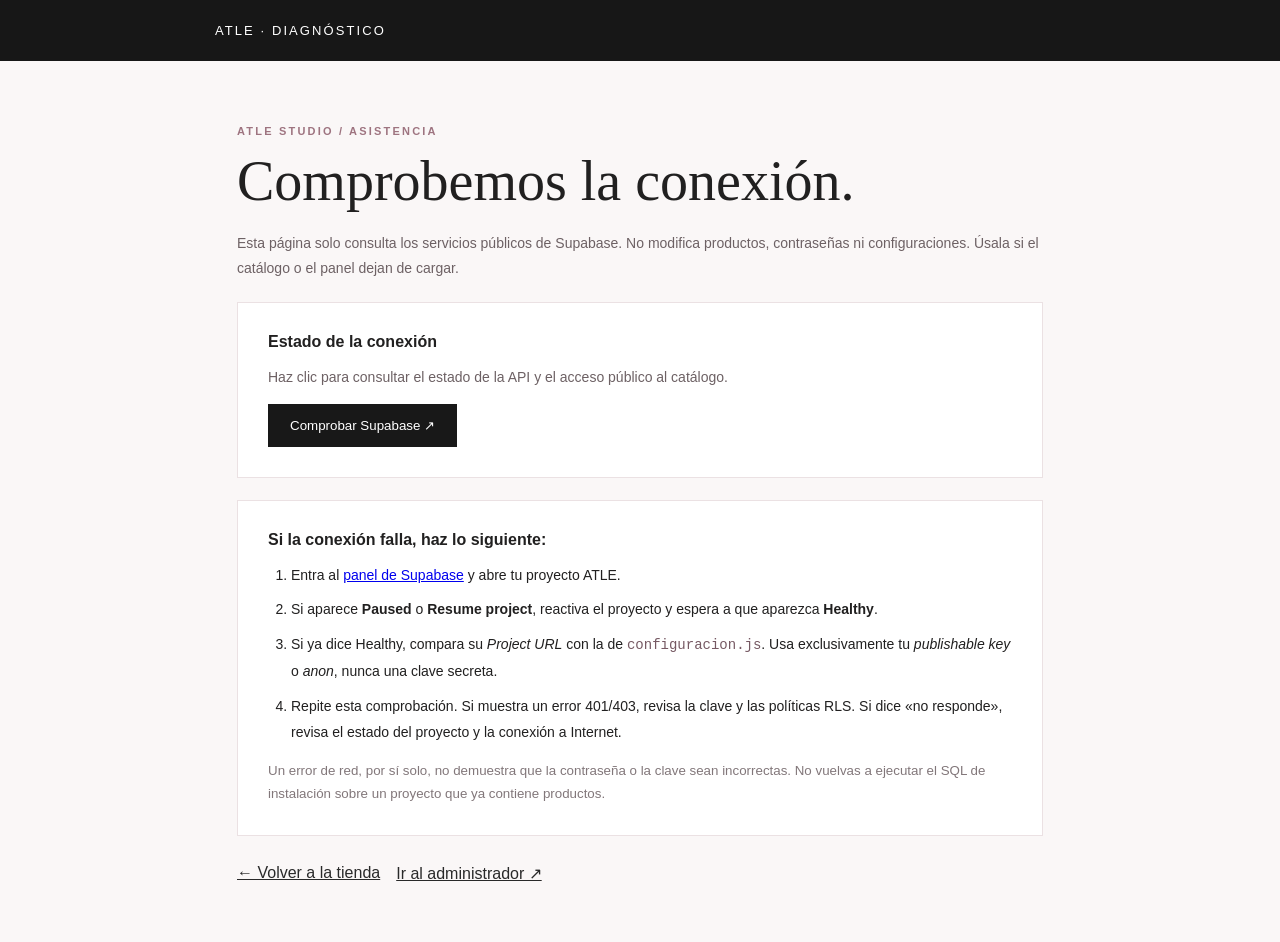
<file: diagnostico.html>
<!doctype html>
<html lang="es"><head><meta charset="utf-8"><meta name="viewport" content="width=device-width,initial-scale=1"><meta name="robots" content="noindex,nofollow"><title>ATLE · Diagnóstico de conexión</title><link rel="icon" href="/logos/ATLE_symbol_negro.svg" type="image/svg+xml">
<style>:root{font-family:Arial,Helvetica,sans-serif;color:#212020;background:#faf7f7}*{box-sizing:border-box}body{margin:0}.bar{background:#171717;color:#fff;padding:23px max(22px,calc((100% - 850px)/2));font-size:13px;letter-spacing:.16em}.wrap{max-width:850px;margin:60px auto;padding:0 22px}h1{font:400 clamp(36px,6vw,56px) Georgia,serif;margin:10px 0 18px}p{font-size:14px;line-height:1.75;color:#6d6164}.eyebrow{letter-spacing:.2em;color:#9e7480;text-transform:uppercase;font-size:11px;font-weight:bold}.panel{background:#fff;border:1px solid #ebe1e3;padding:30px;margin:22px 0}.status{padding:15px;margin:12px 0;background:#f6f1f2;border:1px solid #ece3e5;line-height:1.6;font-size:13px;overflow-wrap:anywhere}.status.ok{background:#eef5ee;border-color:#cddfce}.status.fail{background:#fbecec;border-color:#e7baba}.action{background:#181818;color:white;padding:14px 22px;border:0;cursor:pointer}.links{display:flex;gap:16px;flex-wrap:wrap;margin:28px 0}.links a{color:#292929}code{color:#765963}small{color:#82777a;line-height:1.7}ol{padding-left:23px;line-height:1.85;font-size:14px}ol li{margin-bottom:9px}@media(max-width:600px){.wrap{margin:30px auto}.panel{padding:19px}}</style>
<style>html{-webkit-text-size-adjust:100%;text-size-adjust:100%}a,button{touch-action:manipulation}</style></head><body><div class="bar">ATLE · DIAGNÓSTICO</div><main class="wrap"><span class="eyebrow">ATLE Studio / Asistencia</span><h1>Comprobemos la conexión.</h1><p>Esta página solo consulta los servicios públicos de Supabase. No modifica productos, contraseñas ni configuraciones. Úsala si el catálogo o el panel dejan de cargar.</p><div class="panel"><strong>Estado de la conexión</strong><p>Haz clic para consultar el estado de la API y el acceso público al catálogo.</p><button type="button" class="action" id="run">Comprobar Supabase ↗</button><div id="results" role="status" aria-live="polite"></div></div><div class="panel"><strong>Si la conexión falla, haz lo siguiente:</strong><ol><li>Entra al <a href="https://supabase.com/dashboard" target="_blank" rel="noopener">panel de Supabase</a> y abre tu proyecto ATLE.</li><li>Si aparece <strong>Paused</strong> o <strong>Resume project</strong>, reactiva el proyecto y espera a que aparezca <strong>Healthy</strong>.</li><li>Si ya dice Healthy, compara su <em>Project URL</em> con la de <code>configuracion.js</code>. Usa exclusivamente tu <em>publishable key</em> o <em>anon</em>, nunca una clave secreta.</li><li>Repite esta comprobación. Si muestra un error 401/403, revisa la clave y las políticas RLS. Si dice «no responde», revisa el estado del proyecto y la conexión a Internet.</li></ol><small>Un error de red, por sí solo, no demuestra que la contraseña o la clave sean incorrectas. No vuelvas a ejecutar el SQL de instalación sobre un proyecto que ya contiene productos.</small></div><div class="links"><a href="/">← Volver a la tienda</a><a href="/admin">Ir al administrador ↗</a></div></main><script src="/configuracion.js"></script><script>
const out=document.querySelector('#results');const add=(text,ok)=>{const el=document.createElement('div');el.className='status '+(ok?'ok':'fail');el.textContent=text;out.appendChild(el)};
async function ping(title,url,key){const ctl=new AbortController();const timer=setTimeout(()=>ctl.abort(),11000);try{const r=await fetch(url,{headers:{apikey:key},signal:ctl.signal,cache:'no-store'});if(r.ok){add(title+': conexión correcta (HTTP '+r.status+').',true)}else{const txt=(await r.text()).slice(0,250);add(title+': respuesta HTTP '+r.status+'. '+txt,false)}}catch(e){add(title+': no se pudo establecer la conexión. '+(e.name==='AbortError'?'Tiempo de espera agotado.':'Comprueba si el proyecto está pausado, el dominio y tu red.'),false)}finally{clearTimeout(timer)}}
document.querySelector('#run').onclick=async()=>{out.textContent='';const c=window.ATLE_CONFIG||{};const url=String(c.supabaseUrl||'').replace(/\/+$/,'');const key=String(c.supabaseKey||'');if(!/^https:\/\/[a-z0-9-]+\.supabase\.co$/i.test(url)||!key.startsWith('sb_publishable_')&&!key.startsWith('eyJ')){add('La configuración pública no parece válida. Revisa configuracion.js.',false);return}await ping('Autenticación',url+'/auth/v1/health',key);await ping('Catálogo',url+'/rest/v1/atle_products?select=id&limit=1',key)};
</script></body></html>
</file>
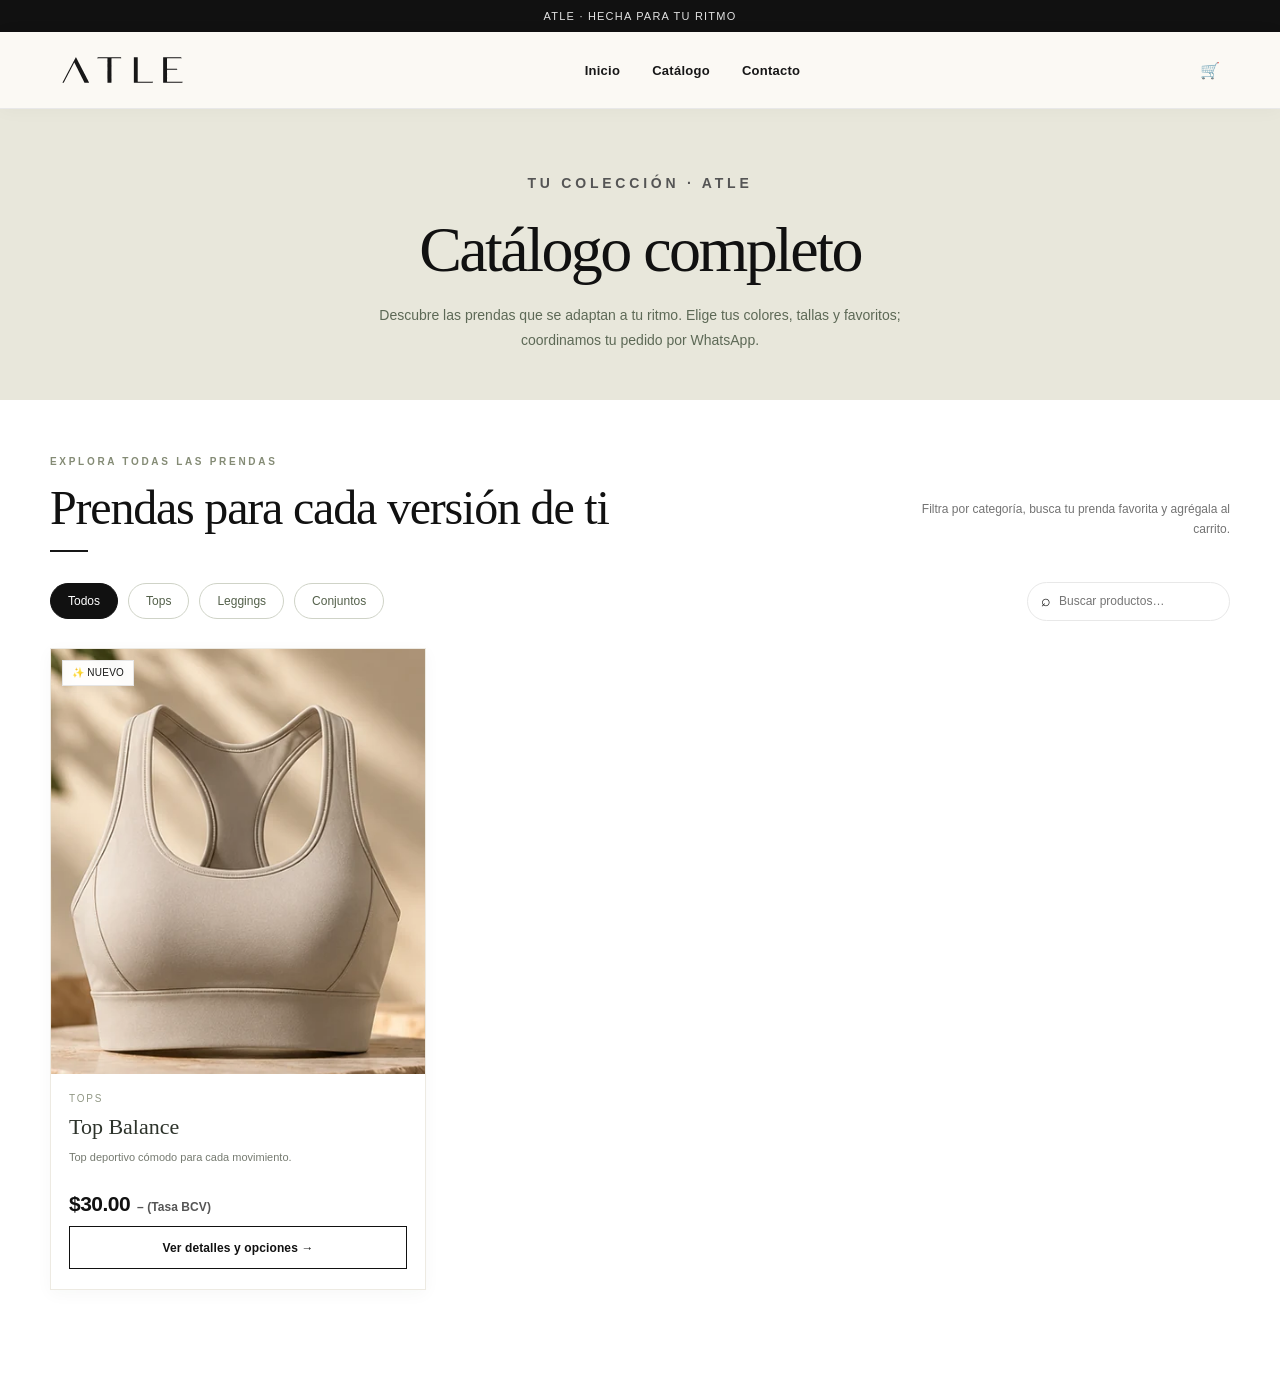
<file: preview-catalog.html>
<!doctype html><html lang="es"><head><meta charset="utf-8"><meta name="viewport" content="width=device-width,initial-scale=1"><link rel="stylesheet" href="/atle-theme.css?v=20.0"><style>
    :root{--cream:#FAF9F6;--paper:#FFFFFF;--olive:#111111;--olive-dark:#111111;--ink:#171717;--muted:#737373;--line:#E8E8E8;--sage:#DEDEDE;--rose:#686868;--shadow:0 18px 54px rgba(0,0,0,.075)}
    *{box-sizing:border-box}html{scroll-behavior:smooth}body{margin:0;font-family:Arial,Helvetica,sans-serif;color:var(--ink);background:var(--paper);-webkit-font-smoothing:antialiased}body.locked{overflow:hidden}button,input,textarea,select{font:inherit}button{cursor:pointer}img{max-width:100%;display:block}[hidden]{display:none!important}a{color:inherit}a:focus-visible,button:focus-visible,input:focus-visible,select:focus-visible,textarea:focus-visible{outline:2px solid #738461;outline-offset:3px}::selection{background:#d7dfc9}
    .announcement{background:var(--olive);color:#fff;text-align:center;font-size:11px;letter-spacing:.11em;padding:10px 15px}.announcement span{opacity:.88}
    .site-header{height:77px;background:rgba(251,249,244,.98);border-bottom:1px solid var(--line);position:sticky;z-index:30;top:0}.header-wrap{max-width:1220px;height:100%;padding:0 30px;margin:auto;display:flex;align-items:center;justify-content:space-between;gap:20px}
    .brand-link{display:inline-flex;align-items:center;flex-shrink:0}.brand-link img{width:125px;height:auto}.desktop-nav{display:flex;gap:32px;align-items:center}.desktop-nav a,.mobile-nav a{text-decoration:none;font-size:13px;font-weight:600;letter-spacing:.02em;transition:color .2s}.desktop-nav a:hover{color:#7D896A}.header-actions{display:flex;align-items:center;gap:14px}.icon-btn{border:0;background:transparent;display:inline-flex;justify-content:center;align-items:center;width:42px;height:42px;position:relative;color:var(--olive-dark);border-radius:50%}.icon-btn:hover{background:#e9e8df}.icon-btn svg{width:22px;height:22px;stroke:currentColor;fill:none;stroke-width:1.7;stroke-linecap:round;stroke-linejoin:round}.cart-count{position:absolute;right:-1px;top:0;min-width:18px;height:18px;border-radius:999px;background:var(--olive);color:#fff;font-size:10px;display:grid;place-items:center;padding:0 4px}.mobile-menu-btn{display:none}.mobile-nav{display:none}
    .container{width:min(100% - 60px,1180px);margin-inline:auto}.hero{padding:30px 0 26px;background:var(--cream)}.hero-grid{min-height:430px;display:grid;grid-template-columns:1fr 1.06fr;background:#E6E6D9;overflow:hidden}.hero-content{padding:60px clamp(25px,5vw,74px);display:flex;flex-direction:column;align-items:flex-start;justify-content:center;background:#E8E7DB}.eyebrow{font-size:11px;letter-spacing:.23em;text-transform:uppercase;font-weight:700;color:#798368;margin:0 0 20px}.hero h1{font-family:Georgia,'Times New Roman',serif;font-weight:400;line-height:1.035;font-size:clamp(42px,5.1vw,74px);letter-spacing:-.035em;max-width:570px;margin:0 0 16px;color:var(--olive-dark)}.hero-sub{font-size:13px;letter-spacing:.14em;text-transform:uppercase;color:#59634E;line-height:1.8;margin:0 0 28px}.btn{display:inline-flex;align-items:center;justify-content:center;gap:12px;border:0;text-decoration:none;font-size:13px;font-weight:700;border-radius:4px;min-height:46px;padding:13px 23px;transition:transform .2s,background .2s;color:#fff;background:var(--olive)}.btn:hover{background:#343e2b;transform:translateY(-1px)}.btn:active{transform:translateY(0)}.btn svg{width:17px;height:17px}.btn.ghost{background:transparent;color:var(--olive-dark);border:1px solid #adb3a2}.btn.ghost:hover{background:#e3e6d9}.btn.full{width:100%}.hero-media{position:relative;overflow:hidden;background:#C6B5A0;min-height:420px}.hero-media img{width:100%;height:100%;position:absolute;inset:0;object-fit:cover;object-position:50% 50%}.hero-badge{position:absolute;left:24px;bottom:24px;background:rgba(250,249,244,.94);padding:13px 17px;color:#4F593D;display:flex;gap:10px;align-items:center;font-size:12px;letter-spacing:.08em}.hero-badge img{position:static;width:25px;height:25px;object-fit:contain}
    .perks{background:var(--paper);padding:23px 0;border-bottom:1px solid var(--line)}.perks-inner{display:grid;grid-template-columns:repeat(3,1fr);gap:20px}.perk{display:flex;justify-content:center;align-items:center;gap:12px;min-height:38px}.perk + .perk{border-left:1px solid #DDDCD1}.perk svg{width:24px;height:24px;fill:none;stroke:var(--olive);stroke-width:1.5}.perk span{font-size:12px;line-height:1.35;color:#50564A}.perk strong{display:block;font-size:12px;margin-bottom:3px;color:var(--ink)}
    .products-section{padding:75px 0 95px}.section-heading{display:flex;align-items:end;justify-content:space-between;gap:22px;margin-bottom:30px}.small-label{font-size:10px;letter-spacing:.27em;font-weight:700;color:#848B75;text-transform:uppercase;margin:0 0 13px}.section-title{font-family:Georgia,'Times New Roman',serif;color:var(--olive-dark);font-weight:400;letter-spacing:-.025em;font-size:clamp(34px,4vw,48px);margin:0}.heading-aside{color:var(--muted);font-size:12px;max-width:330px;line-height:1.65;text-align:right}.tools{display:flex;align-items:center;gap:10px;flex-wrap:wrap;margin:0 0 27px}.filter-btn{background:transparent;border:1px solid #CFD3C7;border-radius:99px;font-size:12px;padding:10px 17px;color:#53604A}.filter-btn.active,.filter-btn:hover{color:white;background:var(--olive);border-color:var(--olive)}.search-wrap{margin-left:auto;display:flex;align-items:center;border:1px solid var(--line);border-radius:99px;background:#fff;padding:0 13px;min-height:39px}.search-wrap svg{width:16px;height:16px;fill:none;stroke:#73816E;stroke-width:1.5}.search-wrap input{border:none;outline:none;background:none;width:165px;font-size:12px;padding:9px 8px}.product-grid{display:grid;grid-template-columns:repeat(3,minmax(0,1fr));gap:26px}.product-card{background:white;border:1px solid #EDEAE2;min-width:0;box-shadow:0 4px 16px rgba(40,45,34,.035);display:flex;flex-direction:column;transition:box-shadow .2s,transform .2s}.product-card:hover{box-shadow:0 16px 40px rgba(40,45,34,.11);transform:translateY(-3px)}.product-photo{padding:0;border:0;background:#E8E3D7;width:100%;aspect-ratio:4/4.55;overflow:hidden;position:relative}.product-photo img{width:100%;height:100%;object-fit:cover;transition:transform .4s}.product-photo:hover img{transform:scale(1.035)}.product-photo .quick-view{position:absolute;bottom:14px;left:50%;transform:translate(-50%,8px);background:rgba(251,249,244,.94);padding:11px 16px;font-size:11px;white-space:nowrap;opacity:0;transition:opacity .2s,transform .2s}.product-photo:hover .quick-view,.product-photo:focus-visible .quick-view{opacity:1;transform:translate(-50%,0)}.tag{position:absolute;left:14px;top:14px;background:#FAFAF6;box-shadow:0 3px 10px #0000000C;color:#495343;padding:7px 9px;font-size:10px;letter-spacing:.09em;text-transform:uppercase}.card-info{padding:19px 18px 20px;display:flex;flex-direction:column;gap:10px;flex:1}.category{font-size:10px;text-transform:uppercase;letter-spacing:.18em;color:#909784}.product-name{font-family:Georgia,'Times New Roman',serif;color:#2D332B;font-size:22px;font-weight:400;margin:0;line-height:1.15}.product-desc{color:#757A70;font-size:11px;line-height:1.6;min-height:32px;margin:0}.price-row{display:flex;align-items:baseline;justify-content:space-between;gap:6px}.price{font-size:19px;letter-spacing:-.02em;font-weight:700;color:var(--olive-dark)}.currency-tag{font-size:10px;color:#93988C}.variant-row{display:grid;grid-template-columns:1.2fr .8fr;gap:10px;margin-top:3px}.variant-row label{display:grid;gap:6px;color:#5C6555;font-size:11px}.variant-row select{width:100%;min-width:0;min-height:38px;border:1px solid #DFE1D8;border-radius:3px;padding:7px 7px;background:#FBFAF6;color:#333A31;font-size:12px}.product-add{display:flex;align-items:center;justify-content:center;gap:7px;margin-top:auto;border:1px solid var(--olive);background:var(--olive);color:white;padding:12px 10px;font-size:12px;letter-spacing:.03em;transition:background .2s}.product-add:hover{background:var(--olive-dark)}.product-add svg{width:17px;height:17px}.empty-search{padding:36px;border:1px dashed #CDD2C2;color:#757B6C;text-align:center;grid-column:1/-1}
    .story{background:var(--cream);padding:85px 0}.story-grid{display:grid;grid-template-columns:.88fr 1.12fr;gap:8%;align-items:center}.story-photos{display:grid;grid-template-columns:1fr 1fr;gap:15px}.story-photos img{width:100%;height:370px;object-fit:cover}.story-photos img:last-child{transform:translateY(32px)}.story h2{font-family:Georgia,'Times New Roman',serif;color:var(--olive-dark);font-size:clamp(34px,3.8vw,50px);line-height:1.1;font-weight:400;margin:0 0 18px}.story p{font-size:14px;color:#5F6558;line-height:1.9;margin:0 0 16px;max-width:480px}.story .motto{font-family:Georgia,'Times New Roman',serif;color:#788469;font-size:20px;font-style:italic;margin-top:20px}.values{padding:73px 0}.values-grid{display:grid;grid-template-columns:repeat(3,1fr);gap:24px}.value-card{padding:26px;border-top:1px solid #C9CFC0}.value-card svg{width:28px;height:28px;stroke:#788468;fill:none;stroke-width:1.2;margin-bottom:22px}.value-card h3{color:var(--olive-dark);font-family:Georgia,serif;font-size:24px;font-weight:400;margin:0 0 12px}.value-card p{color:#72776D;line-height:1.75;font-size:13px;margin:0}.signature{text-align:center;padding:40px 15px 64px;background:#F5F2EA}.signature img{width:min(330px,85%);margin:auto}.signature p{color:#777F6D;font-size:12px;margin:19px auto 0;max-width:460px;line-height:1.6}
    .footer{background:var(--olive-dark);color:#F4F0E8;padding:54px 0 23px}.footer-grid{display:grid;grid-template-columns:1.2fr 1fr .85fr;gap:60px}.footer-logo{width:260px;max-width:95%}.footer p{color:#D5DBCF;line-height:1.7;font-size:13px;max-width:370px}.footer h3{text-transform:uppercase;font-size:12px;letter-spacing:.16em;margin:0 0 19px}.footer a{color:#EAEDDF;text-decoration:none;font-size:13px;display:block;margin:0 0 11px}.footer a:hover{text-decoration:underline}.footer small{font-size:11px;line-height:1.6;color:#D5DBCF}.footer-bottom{border-top:1px solid #FFFFFF30;margin-top:36px;padding-top:18px;display:flex;justify-content:space-between;gap:15px;color:#C3CCBA;font-size:11px}.demo-note{background:#E7E8DC;color:#5E6655;border-top:1px solid #CED3C7;text-align:center;padding:13px 18px;font-size:11px;line-height:1.6}
    .scrim{position:fixed;inset:0;z-index:100;background:rgba(20,27,18,.58);opacity:0;visibility:hidden;transition:opacity .25s,visibility .25s}.scrim.open{opacity:1;visibility:visible}.cart-drawer{position:fixed;inset:0 0 0 auto;width:min(440px,100%);background:var(--paper);z-index:110;display:flex;flex-direction:column;box-shadow:var(--shadow);transform:translateX(105%);transition:transform .25s}.cart-drawer.open{transform:translateX(0)}.panel-head{display:flex;align-items:center;justify-content:space-between;border-bottom:1px solid var(--line);padding:22px 23px;gap:14px}.panel-head h2{font-family:Georgia,serif;font-size:28px;font-weight:400;color:#343E2D;margin:0}.panel-close{border:0;background:transparent;font-size:26px;color:var(--olive-dark);padding:0 5px}.cart-body{flex:1;overflow:auto;padding:10px 22px}.cart-item{display:flex;align-items:flex-start;gap:15px;padding:18px 0;border-bottom:1px solid #EAE6DC}.cart-item img{width:80px;height:95px;object-fit:cover;background:#e4e1d9}.cart-item-main{flex:1;min-width:0}.cart-item h3{font-size:14px;margin:0 0 7px;color:#343C30}.cart-variant{font-size:11px;color:#6E7868;margin:0 0 9px}.cart-line{display:flex;justify-content:space-between;align-items:center;gap:6px}.qty-control{display:inline-flex;align-items:center;border:1px solid #D7DCCD}.qty-control button{width:31px;height:31px;border:none;background:transparent;color:#394835;font-size:18px}.qty-control span{min-width:25px;text-align:center;font-size:12px}.remove-item{background:none;border:none;color:#8F7067;text-decoration:underline;font-size:11px;padding:0}.cart-line-price{font-size:13px;font-weight:700;color:#34402E}.cart-empty{text-align:center;padding:50px 20px;color:#697260}.cart-empty svg{margin:auto;width:42px;height:42px;stroke:#7D896C;fill:none;stroke-width:1.4}.cart-empty h3{font-size:18px;font-family:Georgia,serif;color:#404A37;font-weight:400}.cart-foot{border-top:1px solid var(--line);padding:20px 23px 24px;background:#F8F7F2}.subtotal{display:flex;align-items:center;justify-content:space-between;margin-bottom:15px;color:#3A4436}.subtotal strong{font-size:22px}.cart-foot .muted{font-size:11px;color:#77806F;line-height:1.6;margin:13px 0 0}
    dialog{border:none;padding:0;background:var(--paper);box-shadow:0 24px 90px #14200B55;color:var(--ink);width:min(94vw,660px);max-height:min(92dvh,860px)}dialog::backdrop{background:rgba(17,26,14,.61)}.modal-body{padding:25px;max-height:calc(92dvh - 77px);overflow:auto}.product-modal{width:min(94vw,830px)}.product-detail{display:grid;grid-template-columns:.95fr 1fr;gap:27px}.product-detail img{width:100%;height:420px;object-fit:cover;background:#e7e3d8}.detail-meta{display:flex;flex-direction:column;gap:12px}.detail-meta .product-name{font-size:33px}.detail-meta p{line-height:1.7;font-size:13px;color:#626D5F;margin:0}.detail-meta label{font-size:12px;font-weight:700;display:grid;gap:8px;color:#515B4B}.detail-meta select{padding:12px;border:1px solid #D4D8CE;background:#fff;border-radius:3px}.modal-qty{display:flex;align-items:center;gap:12px;margin:5px 0}.modal-qty label{display:inline;font-weight:700;font-size:12px}.checkout-intro{color:#727A6E;font-size:13px;line-height:1.65;margin:0 0 20px}.checkout-grid{display:grid;grid-template-columns:1fr 1fr;gap:14px}.field{display:flex;flex-direction:column;gap:7px;font-size:12px;font-weight:700;color:#535E4D}.field.wide{grid-column:1/-1}.field input,.field select,.field textarea{min-height:43px;padding:11px 12px;border:1px solid #D6DACC;background:white;color:#303B2D;border-radius:3px;outline:none;font-weight:400;width:100%;font-size:13px}.field textarea{min-height:87px;resize:vertical}.field input:focus,.field select:focus,.field textarea:focus{border-color:#718160}.required{color:#9F6766}.checkout-summary{padding:15px 16px;margin:23px 0 14px;background:#E8EADF;display:flex;justify-content:space-between;align-items:center;color:var(--olive-dark);gap:15px}.checkout-summary strong{font-size:20px}.checkout-help{color:#7B8374;font-size:11px;line-height:1.55;margin:13px 0 0}.wa-cta{background:#287B53}.wa-cta:hover{background:#19633F}.wa-cta svg{width:19px;height:19px}.wa-fallback{display:none;margin-top:10px;color:#31593B;text-decoration:underline;font-size:12px;text-align:center}.wa-fallback.show{display:block}.inline-alert{padding:12px 15px;background:#FFEEE6;color:#843F2E;font-size:12px;margin:0 0 14px;display:none}.inline-alert.show{display:block}.toast{position:fixed;bottom:24px;left:50%;transform:translate(-50%,20px);z-index:200;background:#33402D;color:white;padding:13px 20px;box-shadow:0 12px 32px #14200D35;opacity:0;pointer-events:none;transition:.25s;font-size:12px;text-align:center;min-width:240px}.toast.show{opacity:1;transform:translate(-50%,0)}
    @media(max-width:950px){.product-grid{grid-template-columns:repeat(2,minmax(0,1fr))}.hero-grid{min-height:360px}.hero-content{padding:45px 36px}.hero h1{font-size:clamp(38px,5vw,59px)}.story-grid{gap:5%}.story-photos img{height:325px}.footer-grid{gap:22px}}@media(max-width:700px){.container{width:min(100% - 32px,1180px)}.header-wrap{padding:0 15px}.site-header{height:66px}.brand-link img{width:112px}.desktop-nav{display:none}.mobile-menu-btn{display:inline-flex}.mobile-nav{position:absolute;top:66px;left:0;right:0;background:var(--paper);padding:7px 25px 18px;box-shadow:0 14px 28px #15200C16;border-top:1px solid var(--line);flex-direction:column;gap:0}.mobile-nav.open{display:flex}.mobile-nav a{padding:14px 2px;border-bottom:1px solid var(--line)}.hero{padding-top:0}.hero-grid{grid-template-columns:1fr}.hero-content{min-height:320px;padding:43px 28px}.hero-media{min-height:340px;max-height:380px}.hero-media img{object-position:center 45%}.perks-inner{grid-template-columns:1fr 1fr;gap:15px}.perk:nth-child(3){grid-column:1/-1;border-top:1px solid var(--line);padding-top:12px}.perk + .perk{border-left:none}.perk:nth-child(2){border-left:1px solid var(--line)}.products-section{padding:56px 0 65px}.section-heading{display:block}.heading-aside{text-align:left;margin:11px 0 0}.tools{gap:7px}.filter-btn{padding:9px 13px}.search-wrap{margin-left:0;width:100%}.search-wrap input{width:100%}.story{padding:58px 0 80px}.story-grid{grid-template-columns:1fr;gap:30px}.story-photos img{height:300px}.story-photos img:last-child{transform:translateY(18px)}.values{padding:55px 0}.values-grid{grid-template-columns:1fr;gap:10px}.value-card{padding:20px 3px}.footer-grid{grid-template-columns:1fr 1fr;gap:30px}.footer-grid>div:first-child{grid-column:1/-1}.footer-bottom{flex-direction:column}.checkout-grid{grid-template-columns:1fr}.field.wide{grid-column:auto}.product-detail{grid-template-columns:1fr}.product-detail img{height:260px;object-position:center 43%}}
    @media(max-width:500px){.product-grid{grid-template-columns:1fr;gap:20px}.product-photo{aspect-ratio:1.1}.product-photo img{object-position:center 36%}.product-name{font-size:23px}.card-info{padding:18px}.hero h1{font-size:43px}.hero-media{min-height:275px}.hero-badge{font-size:10px;left:12px;bottom:12px}.perks-inner{gap:8px}.perk{gap:7px}.perk span,.perk strong{font-size:10px}.perk svg{width:20px;height:20px}.footer-grid{grid-template-columns:1fr}.footer-grid>div:first-child{grid-column:auto}.modal-body{padding:20px}.panel-head{padding:17px 19px}.cart-body{padding:10px 18px}.cart-foot{padding:17px 19px}}
    @media(prefers-reduced-motion:reduce){html{scroll-behavior:auto}*,*:before,*:after{transition-duration:.01ms!important;animation-duration:.01ms!important}}

    .filter-options{display:flex;align-items:center;flex-wrap:wrap;gap:10px}
    .detail-gallery{min-width:0;align-self:start}.detail-gallery>.detail-main-img{width:100%;height:auto;aspect-ratio:4/5;object-fit:cover;background:#e7e5da}.detail-thumbs{display:flex;gap:9px;flex-wrap:wrap;padding:10px 2px}.detail-thumbs button{width:58px;height:66px;padding:0;background:#eee;border:2px solid transparent;border-radius:4px;overflow:hidden}.detail-thumbs button.is-active{border-color:#4F593D}.detail-thumbs img{width:100%;height:100%;object-fit:cover}
    .loading-atle{text-align:center;padding:32px;color:#7A806E;grid-column:1/-1}.loading-atle.error{background:#f8ece8;color:#8c4331}
    .more-products-wrap{padding:39px 0 0;text-align:center;display:grid;justify-items:center;gap:12px}.more-products-wrap p{font-size:12px;color:#798174;margin:0}.more-products-btn{padding-inline:31px;min-height:50px;border-radius:3px}.catalog-intro{background:#E8E7DB;padding:62px 0 46px;text-align:center}.catalog-intro h1{font:400 clamp(39px,5vw,67px) Georgia,serif;letter-spacing:-.04em;color:var(--olive-dark);margin:0 0 16px}.catalog-intro p{max-width:540px;margin:0 auto;color:#5D6956;font-size:14px;line-height:1.8}.catalog-intro .small-label{margin-bottom:17px}.catalog-page .products-section{padding-top:56px}.tools[hidden]{display:none!important}#load-more-products[hidden]{display:none!important}.catalog-page .tools{display:flex!important}.field[hidden]{display:none!important}.checkout-conditional-note{font-size:11px;color:#718168;margin:-4px 0 0;line-height:1.5}.checkout-summary{font-size:13px}.checkout-summary strong{white-space:nowrap}
    @media(max-width:600px){.catalog-intro{padding:44px 0 29px}.more-products-wrap{padding-top:25px}}
  </style></head><body class="catalog-page"><div class="announcement"><span>ATLE · HECHA PARA TU RITMO</span></div><header class="site-header"><div class="header-wrap"><a class="brand-link"><img src="/logos/ATLE_wordmark_negro.svg"></a><nav class="desktop-nav"><a>Inicio</a><a>Catálogo</a><a>Contacto</a></nav><div class="header-actions">🛒</div></div></header><main><section class="catalog-intro"><div class="container"><p class="small-label">Tu colección · ATLE</p><h1>Catálogo completo</h1><p>Descubre las prendas que se adaptan a tu ritmo. Elige tus colores, tallas y favoritos; coordinamos tu pedido por WhatsApp.</p></div></section><section id="productos" class="products-section"><div class="container"><div class="section-heading"><div><p class="small-label">Explora todas las prendas</p><h2 class="section-title">Prendas para cada versión de ti</h2></div><p class="heading-aside">Filtra por categoría, busca tu prenda favorita y agrégala al carrito.</p></div><div class="tools"><div class="filter-options"><button class="filter-btn active">Todos</button><button class="filter-btn">Tops</button><button class="filter-btn">Leggings</button><button class="filter-btn">Conjuntos</button></div><label class="search-wrap">⌕ <input placeholder="Buscar productos…"></label></div><div class="product-grid"><article class="product-card"><div class="product-photo"><button class="product-photo-main"><img src="/imagenes/top_marfil.webp"></button><div class="product-tags"><span class="tag">✨ NUEVO</span></div></div><div class="card-info"><span class="category">TOPS</span><h3 class="product-name">Top Balance</h3><p class="product-desc">Top deportivo cómodo para cada movimiento.</p><div class="price-bcv-line"><strong class="price">$30.00</strong><span class="price-bcv-label">– (Tasa BCV)</span></div><button class="catalog-details-btn">Ver detalles y opciones →</button></div></article></div></div></section></main></body></html>
</file>
<file: atle-theme.css>
/* ATLE · Black & White Edition · v14
   Identidad exclusivamente blanco, negro y neutrales. Marfil: solo pequeños fondos.
   Capa de presentación: no modifica productos, datos ni Supabase. */
:root{
 --cream:#FAF9F6;--paper:#FFFFFF;--olive:#111111;--olive-dark:#111111;
 --ink:#171717;--muted:#737373;--line:#E8E8E8;--sage:#DEDEDE;
 --rose:#686868;--shadow:0 18px 54px rgba(0,0,0,.075);
}
html,body{background:#fff;color:var(--ink)}
::selection{background:#DADADA;color:#111}
:focus-visible,a:focus-visible,button:focus-visible,input:focus-visible,select:focus-visible,textarea:focus-visible{outline-color:#292929}
.announcement{background:#111;color:#fff;letter-spacing:.13em}
.site-header{background:rgba(255,255,255,.985);border-bottom:1px solid #E8E8E8;box-shadow:0 1px 18px #00000009}
.desktop-nav a:hover,.mobile-nav a:hover{color:#565656}
.icon-btn{color:#111}.icon-btn:hover{background:#F0F0F0}
.cart-count{background:#111;color:#fff}
.mobile-nav{background:#fff;border-color:#E7E7E7}
.mobile-menu-btn{color:#111}
.hero{background:#fff}
.hero-grid{background:#F7F7F7}
.hero-content{background:#F8F8F8}
.hero .eyebrow,.eyebrow{color:#555}
.hero h1,.hero .hero-sub,.section-title,.story h2,.value-card h3,.catalog-intro h1{color:#111}
.hero-sub{color:#575757}
.hero-media{background:#F2F2F2}
.hero-badge{background:rgba(255,255,255,.965);color:#222;box-shadow:0 8px 24px #0000001A}
.hero-badge img{filter:grayscale(1)}
.btn,.product-add,.wa-cta{background:#111;color:#fff;border-color:#111;border-radius:2px}
.btn:hover,.product-add:hover,.wa-cta:hover{background:#333;border-color:#333;color:#fff}
.btn.ghost{background:transparent;border-color:#AFAFAF;color:#151515}
.btn.ghost:hover{background:#F3F3F3;border-color:#555}
.perks{background:#fff}.perk+.perk{border-color:#E9E9E9}
.perk svg,.value-card svg,.search-wrap svg{stroke:#333}
.perk span,.perk strong,.heading-aside{color:#575757}
.small-label{color:#555}
.products-section{background:#fff}
.filter-btn{background:#fff;color:#333;border-color:#DEDEDE}
.filter-btn.active,.filter-btn:hover{background:#111;border-color:#111;color:#fff}
.search-wrap{border-color:#E4E4E4;background:#fff}
.search-wrap input{color:#171717}
.product-card{background:#fff;border-color:#ECECEC;box-shadow:0 5px 18px #0000000A}
.product-card:hover{box-shadow:0 18px 40px #00000019}
.product-photo{background:#F6F6F6}
.product-photo .quick-view{background:#FFFFFFF5;color:#222}
.tag{background:#fff;color:#363636;border:1px solid #EAEAEA}
.category{color:#737373}.product-name,.price{color:#171717}
.product-desc,.currency-tag,.variant-row label{color:#6C6C6C}
.variant-row select{background:#fff;color:#222;border-color:#E1E1E1}
.empty-search{border-color:#D5D5D5;color:#666}
.story{background:#FAF9F6}.story p,.value-card p{color:#656565}
.story .motto{color:#222}
.value-card{border-top-color:#D8D8D8}
.signature{background:#fff}.signature p{color:#656565}
.footer{background:#101010;color:#fff}
.footer p{color:#D4D4D4}.footer a{color:#F1F1F1}
.footer small,.footer-bottom{color:#AFAFAF}
.scrim{background:rgba(0,0,0,.64)}
.cart-drawer{background:#fff}.cart-foot{background:#F8F8F8}
.cart-item{border-color:#E7E7E7}
.qty-control{border-color:#DEDEDE}
.qty-control button:hover{background:#F0F0F0}
.cart-variant,.cart-foot .muted{color:#666}
.cart-empty svg{stroke:#777}
dialog{background:#fff;color:#111;box-shadow:0 24px 90px #00000030}
dialog::backdrop{background:rgba(0,0,0,.67)}
.field input,.field select,.field textarea,.detail-meta select{background:#fff;border-color:#D8D8D8;color:#222}
.field input:focus,.field select:focus,.field textarea:focus{border-color:#444}
.checkout-summary{background:#F9F9F9;border-color:#E7E7E7;color:#222}
.checkout-help,.checkout-conditional-note{color:#686868}
.loading-atle{color:#606060}
/* Los estados de error se mantienen accesibles, sin convertirse en acentos de marca. */
.loading-atle.error{background:#F7F7F7;color:#242424;border:1px solid #D8D8D8}
.loading-atle.error .retry-collection{margin:12px auto 0;background:#111;color:#fff;border:0;padding:10px 20px;border-radius:2px;font-size:12px}
.toast{background:#111;color:#fff}
.catalog-intro{background:#FAF9F6}
.catalog-intro .small-label{color:#555}
.detail-thumbs button.is-active{outline:2px solid #111}
.more-products-wrap p{color:#666}
.section-heading .section-title::after{content:'';display:block;width:38px;height:2px;background:#171717;margin-top:15px}
.product-card,.btn,.filter-btn,.search-wrap,.variant-row select{transition:background-color .2s,border-color .2s,box-shadow .2s,transform .2s}
@media(max-width:650px){.site-header{background:#fff}.hero-content{background:#F8F8F8}}

/* ATLE v15 · Enlaces sociales con iconos monocromáticos y contraste legible. */
.footer a.social-link{display:inline-flex;align-items:center;gap:11px;max-width:100%;width:max-content;min-height:38px;margin:0 0 10px;padding:2px 1px;color:#f6f6f6;text-decoration:none;letter-spacing:.005em;transition:color .18s ease,transform .18s ease}
.footer a.social-link:hover{color:#fff;transform:translateX(2px);text-decoration:underline;text-underline-offset:5px}
.footer a.social-link:focus-visible{outline:2px solid #fff;outline-offset:4px}
.social-icon{width:21px;height:21px;flex:0 0 21px;display:block;color:#fff}
.social-label{overflow-wrap:anywhere}
@media(max-width:550px){.footer a.social-link{min-height:44px;font-size:13px}.social-icon{width:22px;height:22px;flex-basis:22px}}


/* ATLE v16 · Portada adaptable, precios BCV y galerías completas por color. */
.hero-media{background:#D3C9D2}
.hero-media .hero-picture{position:absolute;inset:0;display:block;width:100%;height:100%}
.hero-media .hero-picture img{position:absolute;inset:0;width:100%;height:100%;object-fit:contain;object-position:center;background:#D3C9D2}

/* Fotografía de producto: encuadre completo, sin cortar prendas. */
.product-photo{aspect-ratio:4/5;background:#F6F6F6;position:relative;display:block}
.product-photo-main{position:absolute;inset:0;display:block;width:100%;height:100%;padding:0;border:0;background:transparent;overflow:hidden}
.product-photo-main img{width:100%;height:100%;object-fit:contain;object-position:center;background:#F6F6F6;transition:opacity .2s ease,transform .2s ease}
.product-photo:hover .product-photo-main img{transform:none}
.product-photo-arrow{position:absolute;z-index:3;top:50%;transform:translateY(-50%);width:34px;height:34px;display:grid;place-items:center;border:1px solid #E4E4E4;border-radius:50%;background:rgba(255,255,255,.94);color:#111;font-size:23px;line-height:1;box-shadow:0 3px 12px #00000012;transition:background .18s,opacity .18s}
.product-photo-arrow:hover{background:#111;color:#fff;border-color:#111}
.product-photo-arrow.is-prev{left:10px}.product-photo-arrow.is-next{right:10px}
.product-photo-count{position:absolute;z-index:3;right:10px;bottom:10px;padding:5px 8px;border-radius:20px;background:rgba(255,255,255,.94);color:#222;font-size:10px;letter-spacing:.04em;pointer-events:none}
.product-photo .tag{z-index:4}
.bcv-note{margin:-5px 0 0;color:#666;font-size:10px;line-height:1.45;letter-spacing:.005em}
.cart-foot>.bcv-note{margin:-7px 0 14px;text-align:right}
.checkout-bcv-note{margin:-7px 0 14px;text-align:right}
.detail-meta>.bcv-note{margin:-7px 0 0}
.detail-gallery>.detail-main-img{display:block;width:100%;height:auto;max-height:none;aspect-ratio:4/5;object-fit:contain;object-position:center;background:#F6F6F6}
.detail-thumbs{display:flex;flex-wrap:nowrap;gap:9px;overflow-x:auto;overscroll-behavior-x:contain;scroll-snap-type:x mandatory;padding:10px 2px 12px}
.detail-thumbs button{position:relative;flex:0 0 58px;width:58px;height:73px;scroll-snap-align:start;background:#F6F6F6}
.detail-thumbs img{display:block;width:100%;height:100%;object-fit:contain;background:#F6F6F6}
.more-products-btn:not(.ghost){background:#111;color:#fff;border:1px solid #111;min-height:54px;padding-inline:34px;box-shadow:0 7px 20px #00000016;letter-spacing:.025em}
.more-products-btn:not(.ghost):hover{background:#333;border-color:#333;box-shadow:0 10px 24px #00000020;transform:translateY(-2px)}
.more-products-btn:not(.ghost) span{display:inline-block;animation:atleCatalogArrow 3.2s ease-in-out infinite}
@keyframes atleCatalogArrow{0%,76%,100%{transform:translateX(0)}84%{transform:translateX(4px)}}
@media(hover:hover){.product-photo-arrow{opacity:0}.product-photo:hover .product-photo-arrow,.product-photo:focus-within .product-photo-arrow{opacity:1}}
@media(max-width:700px){
 .hero-media{min-height:0!important;max-height:none!important;height:auto;aspect-ratio:4/5}
 .hero-media .hero-picture img{object-fit:contain}
 .product-photo{aspect-ratio:4/5}
 .product-photo-arrow{opacity:.96;width:32px;height:32px}
 .detail-gallery>.detail-main-img{height:auto}
}
@media(max-width:500px){.product-photo{aspect-ratio:4/5}.product-photo-main img{object-fit:contain}.product-photo-arrow.is-prev{left:7px}.product-photo-arrow.is-next{right:7px}}
@media(prefers-reduced-motion:reduce){.more-products-btn:not(.ghost) span{animation:none!important}}


/* ATLE v17 · Compra guiada por inventario, etiquetas y catálogo móvil compacto. */
.price-bcv-line{display:flex;align-items:baseline;justify-content:flex-start;gap:7px;flex-wrap:wrap;line-height:1.2}
.price-bcv-line .price{font-size:21px;letter-spacing:-.025em;font-weight:700;color:#111}
.price-bcv-label{font-size:12px;font-weight:600;letter-spacing:.005em;color:#555;white-space:nowrap}
.product-tags{position:absolute;z-index:4;top:11px;left:11px;display:flex;flex-direction:column;align-items:flex-start;gap:5px;max-width:calc(100% - 22px);pointer-events:none}
.product-tags .tag{position:static;display:inline-flex;align-items:center;max-width:100%;width:max-content;white-space:normal;overflow-wrap:anywhere;padding:6px 9px;background:rgba(255,255,255,.97);border:1px solid #E6E6E6;color:#171717;font-size:10px;line-height:1.25;letter-spacing:.025em;text-transform:none;box-shadow:0 3px 12px #00000012}
.catalog-details-btn{display:flex;align-items:center;justify-content:center;gap:9px;width:100%;min-height:43px;margin-top:auto;padding:11px 12px;border:1px solid #111;background:#fff;color:#111;text-align:center;font-size:12px;font-weight:700;letter-spacing:.01em;transition:background .18s,color .18s,border-color .18s}
.catalog-details-btn:hover{background:#111;color:#fff;border-color:#111}
.catalog-details-btn span{transition:transform .18s}
.catalog-details-btn:hover span{transform:translateX(3px)}
.product-add:disabled,.catalog-details-btn:disabled,#detail-add:disabled,#detail-plus:disabled,#checkout-button:disabled,#send-whatsapp:disabled{opacity:.58;cursor:wait}
.toast.error{background:#3A1717}
@media(max-width:600px){
 .catalog-page .catalog-intro{padding:12px 0 10px}
 .catalog-page .catalog-intro .small-label{display:none}
 .catalog-page .catalog-intro h1{font-size:29px;line-height:1.08;margin:0 0 6px}
 .catalog-page .catalog-intro p{max-width:350px;font-size:11px;line-height:1.42;margin:0 auto}
 .catalog-page .products-section{padding-top:12px;padding-bottom:48px}
 .catalog-page .section-heading{display:none}
 .catalog-page .tools{display:flex!important;flex-direction:column;align-items:stretch;gap:8px;margin:0 0 12px}
 .catalog-page .filter-options{display:flex;flex-wrap:nowrap;overflow-x:auto;overscroll-behavior-x:contain;gap:7px;width:100%;padding:0 0 3px;scrollbar-width:none}
 .catalog-page .filter-options::-webkit-scrollbar{display:none}
 .catalog-page .filter-btn{flex:0 0 auto;padding:7px 11px;font-size:10px;white-space:nowrap}
 .catalog-page .search-wrap{display:flex;width:100%;min-height:36px;margin:0}
 .catalog-page .search-wrap input{width:100%;font-size:12px}
 .catalog-page .product-grid{grid-template-columns:repeat(2,minmax(0,1fr));gap:11px}
 .catalog-page .product-photo{aspect-ratio:4/5}
 .catalog-page .card-info{padding:10px 10px 12px;gap:7px}
 .catalog-page .product-name{font-size:17px;line-height:1.12}
 .catalog-page .product-desc{font-size:10px;line-height:1.4;min-height:0;display:-webkit-box;-webkit-line-clamp:2;-webkit-box-orient:vertical;overflow:hidden}
 .catalog-page .price-bcv-line{gap:4px}
 .catalog-page .price-bcv-line .price{font-size:16px}
 .catalog-page .price-bcv-label{font-size:10px}
 .catalog-page .bcv-note{font-size:9px}
 .catalog-page .catalog-details-btn{min-height:38px;padding:9px 6px;font-size:10px;gap:5px}
 .catalog-page .product-tags{top:7px;left:7px;gap:4px;max-width:calc(100% - 14px)}
 .catalog-page .product-tags .tag{font-size:9px;padding:5px 7px}
}
@media(max-width:360px){.catalog-page .product-name{font-size:15px}.catalog-page .card-info{padding:9px}.catalog-page .price-bcv-line .price{font-size:15px}.catalog-page .price-bcv-label{font-size:8px}}


/* ATLE V18 · Etiquetas múltiples independientes. */
.detail-product-tags{display:flex;align-items:center;flex-wrap:wrap;gap:6px;margin:2px 0 10px}
.detail-product-tags .tag{position:static;top:auto;left:auto;right:auto;display:inline-flex;align-items:center;width:max-content;max-width:100%;padding:6px 9px;font-size:10px;line-height:1.25;white-space:normal;overflow-wrap:anywhere}
.product-tags .tag-more{background:#111!important;border-color:#111!important;color:#fff!important}


/* ATLE V20 · Ajustes finales de lectura móvil, formularios y detalle de producto. */
body.atle-config-loading [data-config-text],
body.atle-config-loading [data-config-image],
body.atle-config-loading #announcement-text,
body.atle-config-loading #instagram-link,
body.atle-config-loading #whatsapp-link,
body.atle-config-loading #cart-small-note,
body.atle-config-loading .hero-content .btn{visibility:hidden}
.product-modal{
  width:min(94vw,830px);
  max-width:calc(100vw - 16px);
  max-height:min(94vh,900px);
  max-height:min(94dvh,900px);
  overflow:hidden;
}
.product-modal .modal-body{
  max-height:calc(94vh - 62px);
  max-height:calc(94dvh - 62px);
  overflow-y:auto;
  overscroll-behavior:contain;
}
.product-detail{align-items:start;min-width:0}
.detail-gallery{min-width:0;align-self:start}
.detail-gallery>.detail-main-img{
  display:block;width:100%;height:auto;max-height:min(68vh,620px);max-height:min(68dvh,620px);
  aspect-ratio:4/5;object-fit:contain;object-position:center;background:#F6F6F6;
}
.detail-variant-grid{display:grid;grid-template-columns:1fr 1fr;gap:10px;min-width:0}
.detail-variant-grid>label{min-width:0}
.detail-variant-grid select{width:100%;min-width:0;font-size:16px}
#detail-add{width:100%;min-height:48px}
@media(max-width:767px){
  html,body{width:100%;max-width:100%;-webkit-text-size-adjust:100%;text-size-adjust:100%}
  body{overflow-x:hidden}
  button,a,input,select,textarea{touch-action:manipulation}
  input:not([type="checkbox"]):not([type="radio"]):not([type="color"]),
  select,textarea,.form-control,.search-wrap input{
    font-size:16px!important;
    max-width:100%;
  }
  input,select,textarea,button{max-width:100%;box-sizing:border-box}
  img,svg,video{max-width:100%}
  .product-modal{
    width:calc(100vw - 14px);
    max-width:calc(100vw - 14px);
    max-height:calc(100vh - 14px);
    max-height:calc(100dvh - 14px);
    margin:auto;
  }
  .product-modal .panel-head{min-height:50px;padding:11px 15px}
  .product-modal .panel-head h2{font-size:15px;line-height:1.2}
  .product-modal .modal-body{
    max-height:calc(100vh - 66px);
    max-height:calc(100dvh - 66px);
    padding:10px 13px calc(12px + env(safe-area-inset-bottom));
  }
  .product-detail{grid-template-columns:minmax(0,1fr);gap:8px}
  .detail-gallery>.detail-main-img{
    width:100%;height:clamp(132px,24vh,205px);height:clamp(132px,24dvh,205px);min-height:0;max-height:24vh;max-height:24dvh;
    aspect-ratio:auto;object-fit:contain;
  }
  .detail-thumbs{gap:7px;padding:6px 0 4px;scrollbar-width:thin}
  .detail-thumbs button{flex:0 0 46px;width:46px;height:56px}
  .detail-meta{gap:7px;min-width:0}
  .detail-meta .product-name{font-size:clamp(20px,5.2vw,25px);line-height:1.12;margin:0}
  .detail-meta p{font-size:12px;line-height:1.4;display:-webkit-box;-webkit-line-clamp:2;-webkit-box-orient:vertical;overflow:hidden}
  .detail-variant-grid{grid-template-columns:repeat(2,minmax(0,1fr));gap:8px}
  .detail-variant-grid>label{font-size:11px;gap:5px}
  .detail-variant-grid select{min-height:42px;padding:9px 10px;font-size:16px!important}
  .modal-qty{margin:0;min-height:38px}
  #detail-add{
    position:sticky;bottom:0;z-index:6;margin-top:1px;min-height:48px;
    box-shadow:0 -9px 18px rgba(255,255,255,.96);
  }
  .product-modal .modal-body{scrollbar-gutter:stable}
}
@media(max-width:390px){
  .product-modal .modal-body{padding-left:10px;padding-right:10px}
  .detail-gallery>.detail-main-img{height:clamp(120px,22vh,180px);height:clamp(120px,22dvh,180px);max-height:22vh;max-height:22dvh}
  .detail-thumbs button{flex-basis:42px;width:42px;height:52px}
}
@media(max-height:700px) and (max-width:767px){
  .detail-gallery>.detail-main-img{height:clamp(112px,21vh,155px);height:clamp(112px,21dvh,155px);max-height:21vh;max-height:21dvh}
}
</file>
<file: atle-studio-theme.css>
/* ATLE Studio · Black & White Edition · v14 · únicamente estilos */
:root{--olive:#111;--dark:#111;--cream:#FAF9F6;--paper:#fff;
 --ink:#1B1B1B;--muted:#6A6A6A;--line:#E6E6E6;--accent:#424242;
 --shadow:0 15px 52px #00000012}
body{background:#fff;color:#1B1B1B}
.auth-wrap{background:#fff}.auth-art{background:#111;color:#fff}
.auth-art:after{background:linear-gradient(130deg,transparent 35%,rgba(255,255,255,.075) 100%)}
.auth-main{background:#fff}.auth-card h1{color:#111}
.auth-card .kicker,.overline{color:#5B5B5B}
.form-control,input,textarea,select{border-color:#D8D8D8;color:#222}
.form-control:focus,input:focus,textarea:focus,select:focus{outline-color:#555;border-color:#444}
.btn{background:#111;color:#fff;border-color:#111;border-radius:5px}
.btn:hover{background:#353535;color:#fff}
.btn.secondary{background:#F0F0F0;color:#222;border-color:#E5E5E5}
.btn.secondary:hover{background:#E5E5E5;color:#111}
.btn.outline{background:#fff;color:#222;border-color:#BDBDBD}
.btn.outline:hover{background:#F5F5F5}
.text-btn{color:#363636}
.sidebar{background:#111;color:#fff}
.side-nav .nav-link,.nav-link{color:#D8D8D8}
.nav-link:hover,.nav-link.active{background:#2F2F2F;color:#fff;border-color:#D8D8D8}
.nav-link.active .ico{color:#fff}
.sidebar-bottom a,.sidebar-bottom button{color:#E4E4E4}
.topbar{background:#fff;border-color:#E7E7E7}
.admin-body{background:#fff}.content{background:#fff}
.view-head h2{color:#111}.view-head p{color:#676767}
.stat,.panel{background:#fff;border-color:#E8E8E8;box-shadow:0 4px 18px #00000009}
.stat-number{color:#111}.stat-label{color:#676767}
.panel-head{border-color:#E9E9E9}.panel-head h3{color:#191919}
.panel-note{background:#FAF9F6;border-color:#E9E7E3;color:#666}
.panel-note strong{color:#171717}
.field label,.upload-zone .upload-head{color:#363636}
.field .hint,.help{color:#777}
.mini-preview{background:#F8F8F8;border-color:#E4E4E4}
.upload-zone{background:#FAFAFA;border-color:#DADADA}
.upload-zone img,.thumb{background:#F2F2F2}
.file-input::file-selector-button{background:#EAEAEA;color:#262626}
.product-table td,.product-table th{border-color:#EBEBEB}
.product-table th,.tag-slim{color:#686868}
.pills{background:#F0F0F0;color:#333}
.pills.off{background:#F5F5F5;color:#777}
.color-card,.checkout-field-card{background:#FDFDFD;border-color:#E5E5E5}
.pill-list code{background:#F4F4F4;color:#444}
.checkline input{accent-color:#111}
dialog{background:#fff}dialog::backdrop{background:#000000A8}
.close{background:#F1F1F1;color:#222}
.sample-text{background:#F8F8F8;color:#222}
.toast{background:#111}
.loading{color:#555}
.header-tip{border-color:#777;background:#F8F8F8;color:#555}
.checkout-field-top strong{color:#222}
.checkout-field-controls button{color:#333;border-color:#DADADA;background:#fff}
.checkout-field-controls button:hover{background:#F3F3F3}
.checkout-flags label{color:#555}
.checkout-form-preview{background:#FAF9F6;border-color:#E7E5E0}
.checkout-form-preview label,.checkout-form-preview h3{color:#222}
.checkout-form-preview p{color:#666}
.mobile-menu{background:#F7F7F7;border-color:#E0E0E0;color:#222}
@media(max-width:760px){.sidebar{background:#111}}
.topbar .crumb,.topbar-right{color:#656565}
.avatar{background:#F0F0F0;color:#222}
.sidebar-brand span{color:#E4E4E4}
.auth-art:after{color:#fff}


/* ATLE V20 · Previene el zoom automático de iOS al enfocar campos y evita desbordes móviles. */
@media(max-width:767px){
  html,body{width:100%;max-width:100%;-webkit-text-size-adjust:100%;text-size-adjust:100%}
  body{overflow-x:hidden}
  button,a,input,select,textarea{touch-action:manipulation}
  input:not([type="checkbox"]):not([type="radio"]):not([type="color"]),
  select,textarea,.form-control{
    font-size:16px!important;
    max-width:100%;
  }
  input,select,textarea,button{max-width:100%;box-sizing:border-box}
  .admin-app,.admin-body,.content,.panel,.panel-body,.field,.two-col{min-width:0;max-width:100%}
  .content{overflow-x:hidden}
  .form-control{min-width:0}
  .product-table-wrap,.table-wrap{max-width:100%;overflow-x:auto}
}
</file>
<file: atle-inventory.css>
/* ATLE Studio · funciones privadas, sin estilos públicos */
.inv-mini-title{font:400 23px Georgia,serif;margin:16px 0;color:var(--olive)}
.inv-stock-grid{display:grid;grid-template-columns:repeat(auto-fit,minmax(275px,1fr));gap:9px}
.inv-stock-row{display:grid;grid-template-columns:minmax(65px,1fr) auto 85px 32px;align-items:center;gap:9px;background:#f7f8f5;border:1px solid #e3e6dd;border-radius:9px;padding:8px 10px;font-size:13px}
.inv-stock-row span:nth-child(2){font-weight:700}
.inv-totals,.inv-sale-summary{display:flex;gap:14px;flex-wrap:wrap;justify-content:space-between;background:#f2f4ef;padding:14px 17px;border-radius:11px;margin:18px 0;font-size:13px}
.inv-sale-summary strong{font-size:17px}
.inv-line{background:#fcfcfb;border:1px solid #e3e6dd;border-radius:12px;padding:15px;margin-bottom:12px}
.inv-line-head{display:flex;justify-content:space-between;align-items:center;margin-bottom:12px}
.inv-line-fields{display:grid;grid-template-columns:minmax(170px,1.5fr) repeat(2,minmax(100px,1fr)) 85px 145px;gap:10px}
.inv-line-fields label{display:grid;gap:7px;font-size:12px;font-weight:650;color:#55604e}
.inv-stock-hint{color:#758072;margin-top:8px;display:block}
.inv-variant-add{display:grid;grid-template-columns:1.4fr 1fr 100px auto;gap:10px;align-items:end;margin:15px 0}
.inv-variant-add label{display:grid;gap:7px;font-size:12px;font-weight:650;color:#55604e}
.inv-ref-wrap{display:flex;gap:16px;align-items:center;margin:16px 0}
.inv-ref-wrap img{width:94px;height:112px;object-fit:cover;background:#ecece6;border-radius:6px;border:1px solid #e0e2db}
.inv-ref-wrap .field{flex:1}
.inv-new-model{margin:12px 0 24px;padding:16px;border:1px solid #e0e3db;border-radius:10px;background:#f9faf7}
.inv-sku-help{font-size:12px;color:#687061;margin:6px 0 13px}
.inv-locked-control{opacity:.72;cursor:not-allowed}
@media(max-width:1020px){.inv-line-fields{grid-template-columns:repeat(2,minmax(0,1fr))}.inv-variant-add{grid-template-columns:1fr 1fr}}
@media(max-width:540px){.inv-line-fields{grid-template-columns:1fr 1fr}.inv-line-fields label:first-child{grid-column:1/-1}.inv-variant-add{grid-template-columns:1fr 1fr}.inv-variant-add label:first-child{grid-column:1/-1}.inv-variant-add button{grid-column:1/-1}.inv-stock-grid{grid-template-columns:1fr}.inv-sale-summary{align-items:flex-start;flex-direction:column}.inv-line-fields input,.inv-line-fields select,.inv-variant-add input{font-size:16px}}

.inv-photo-empty{width:80px;min-width:70px;min-height:74px;display:flex;align-items:center;justify-content:center;background:#f0f1ec;color:#7b8377;border:1px dashed #ced2c8;border-radius:6px;text-align:center;font-size:11px;padding:7px}


/* ATLE V20 · Campos táctiles sin zoom automático en iPhone. */
@media(max-width:767px){
 html,body{width:100%;max-width:100%;-webkit-text-size-adjust:100%;text-size-adjust:100%}
 body{overflow-x:hidden}
 button,a,input,select,textarea{touch-action:manipulation}
 input:not([type="checkbox"]):not([type="radio"]):not([type="color"]),select,textarea{font-size:16px!important;max-width:100%}
 .inv-app,.inv-main,.inv-content,.inv-panel,.inv-card{min-width:0;max-width:100%}
 .inv-content{overflow-x:hidden}
}
</file>
